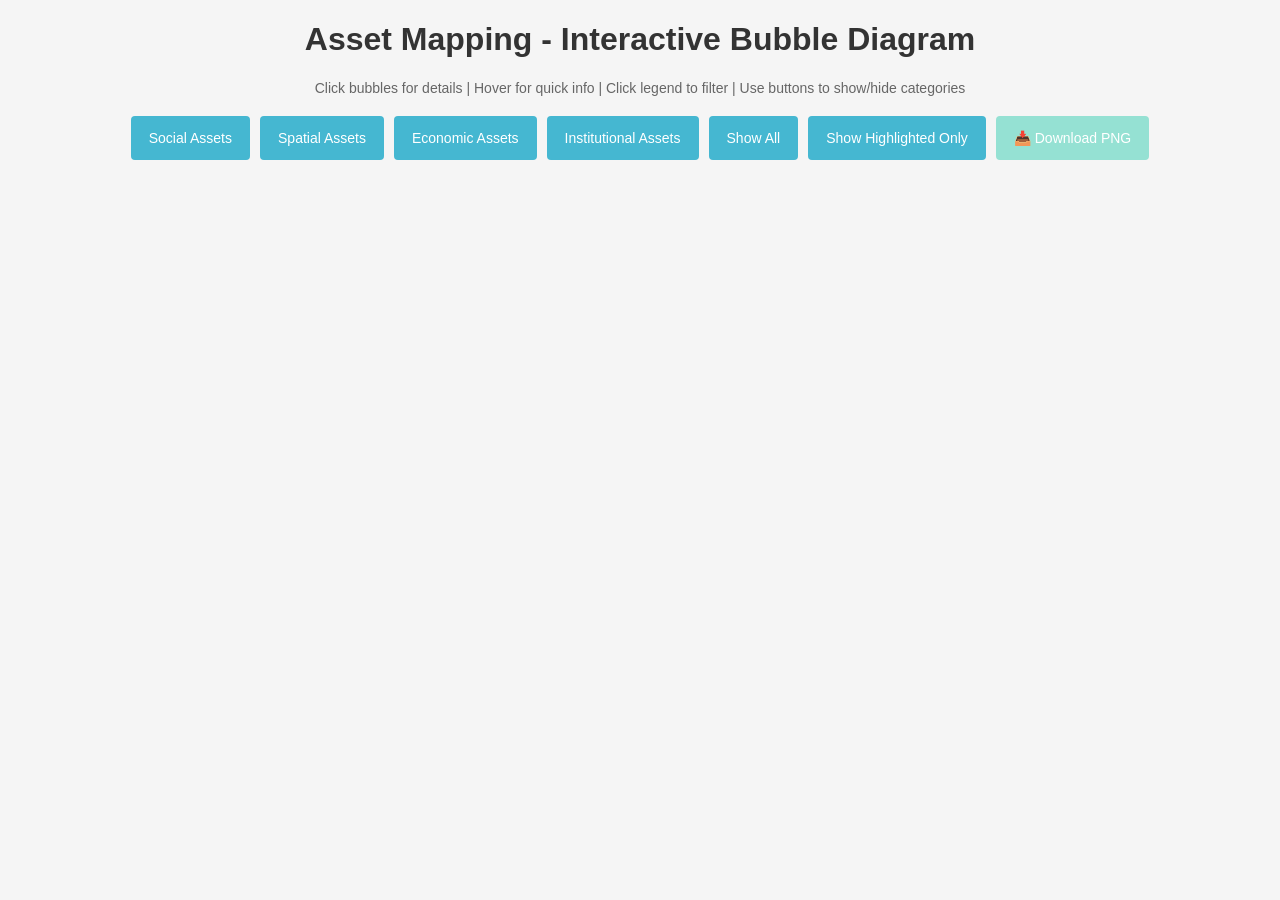
<file: asset/index.html>
<!DOCTYPE html>
<html lang="en">
<head>
    <meta charset="UTF-8">
    <meta name="viewport" content="width=device-width, initial-scale=1.0">
    <title>Asset Mapping - Interactive Bubble Chart</title>
    <link rel="stylesheet" href="asset_bubble.css">
    <script src="https://d3js.org/d3.v7.min.js"></script>
</head>
<body>
    <h1>Asset Mapping - Interactive Bubble Diagram</h1>
    <p class="subtitle">Click bubbles for details | Hover for quick info | Click legend to filter | Use buttons to show/hide categories</p>
    
    <div class="controls">
        <button class="btn" onclick="filterCategory('SOCIAL ASSETS')">Social Assets</button>
        <button class="btn" onclick="filterCategory('SPATIAL ASSETS')">Spatial Assets</button>
        <button class="btn" onclick="filterCategory('ECONOMIC ASSETS')">Economic Assets</button>
        <button class="btn" onclick="filterCategory('INSTITUTIONAL ASSETS')">Institutional Assets</button>
        <button class="btn" onclick="showAll()">Show All</button>
        <button class="btn" onclick="showHighlighted()">Show Highlighted Only</button>
        <button class="btn" onclick="downloadPNG()" style="background-color: #95E1D3;">📥 Download PNG</button>
    </div>
    
    <div id="chart"></div>
    <div class="tooltip" id="tooltip"></div>

    <script src="asset_bubble.js"></script>
</body>
</html>
</file>
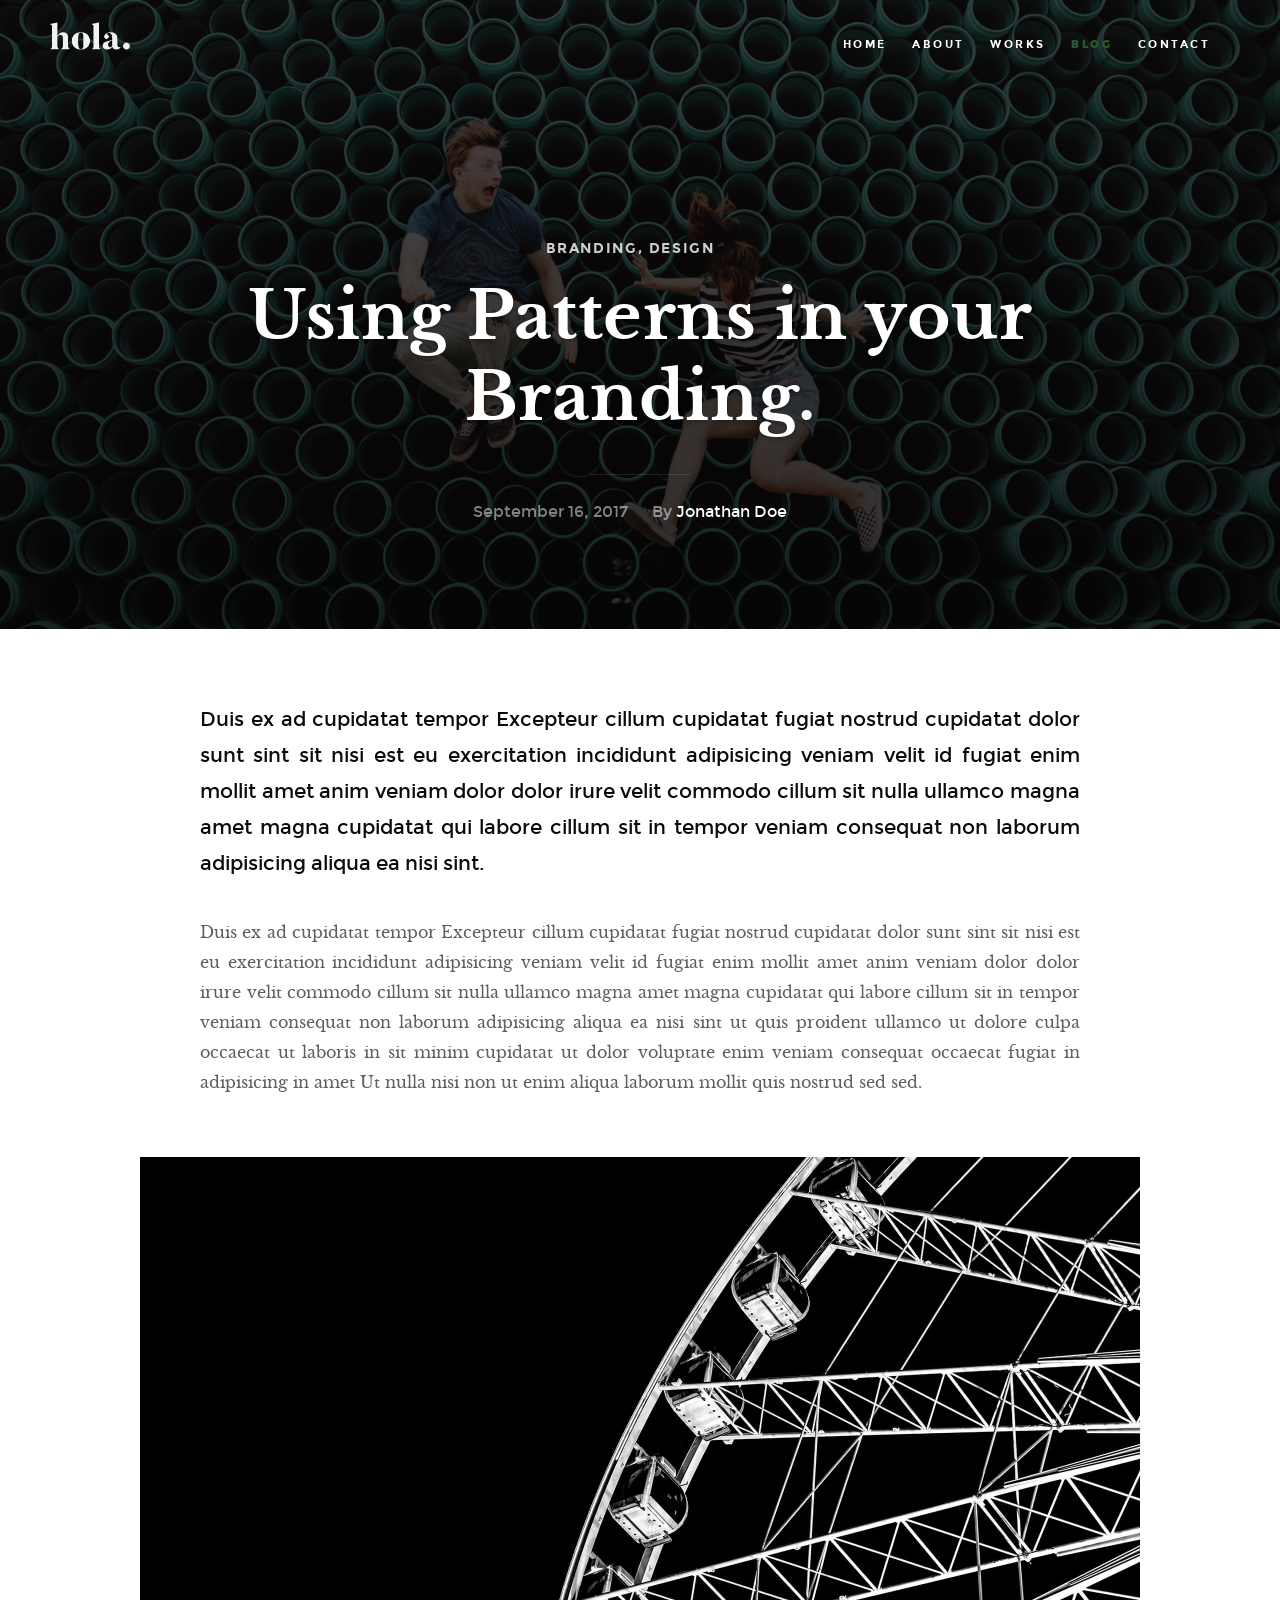
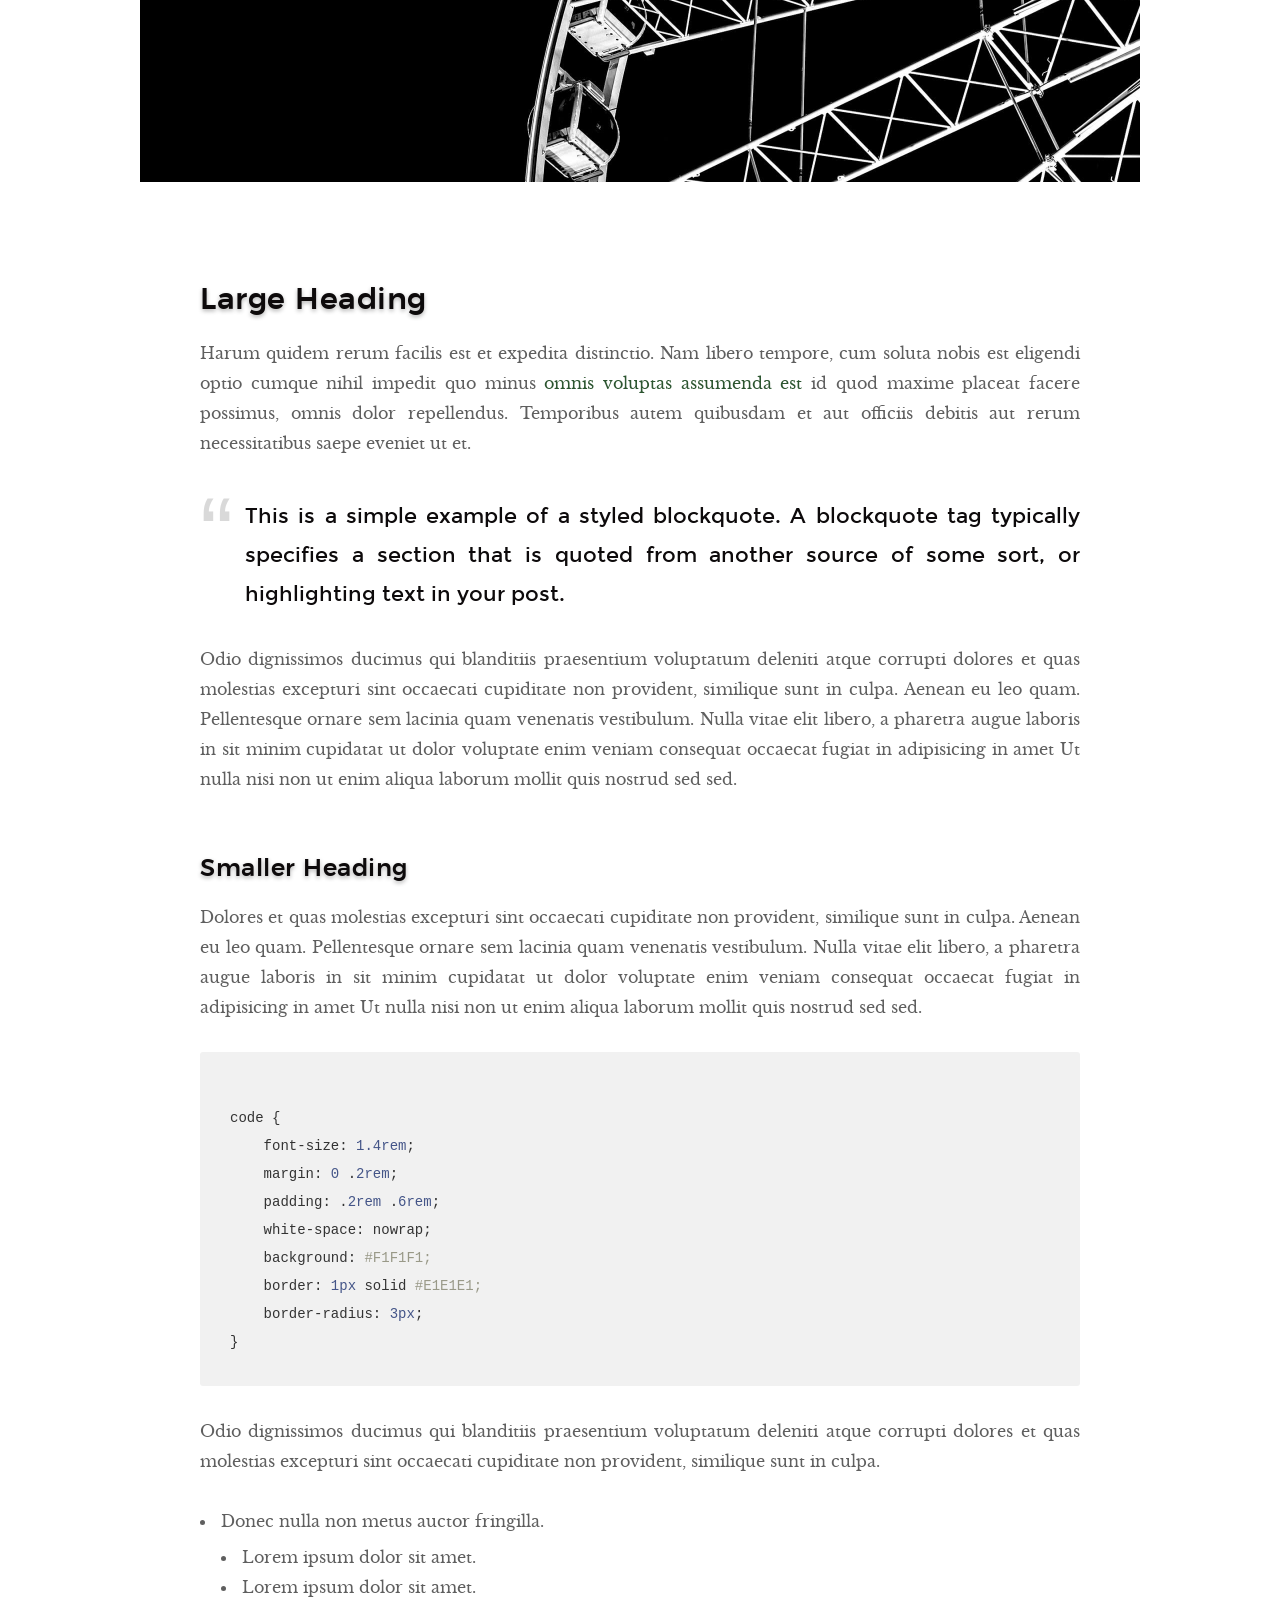
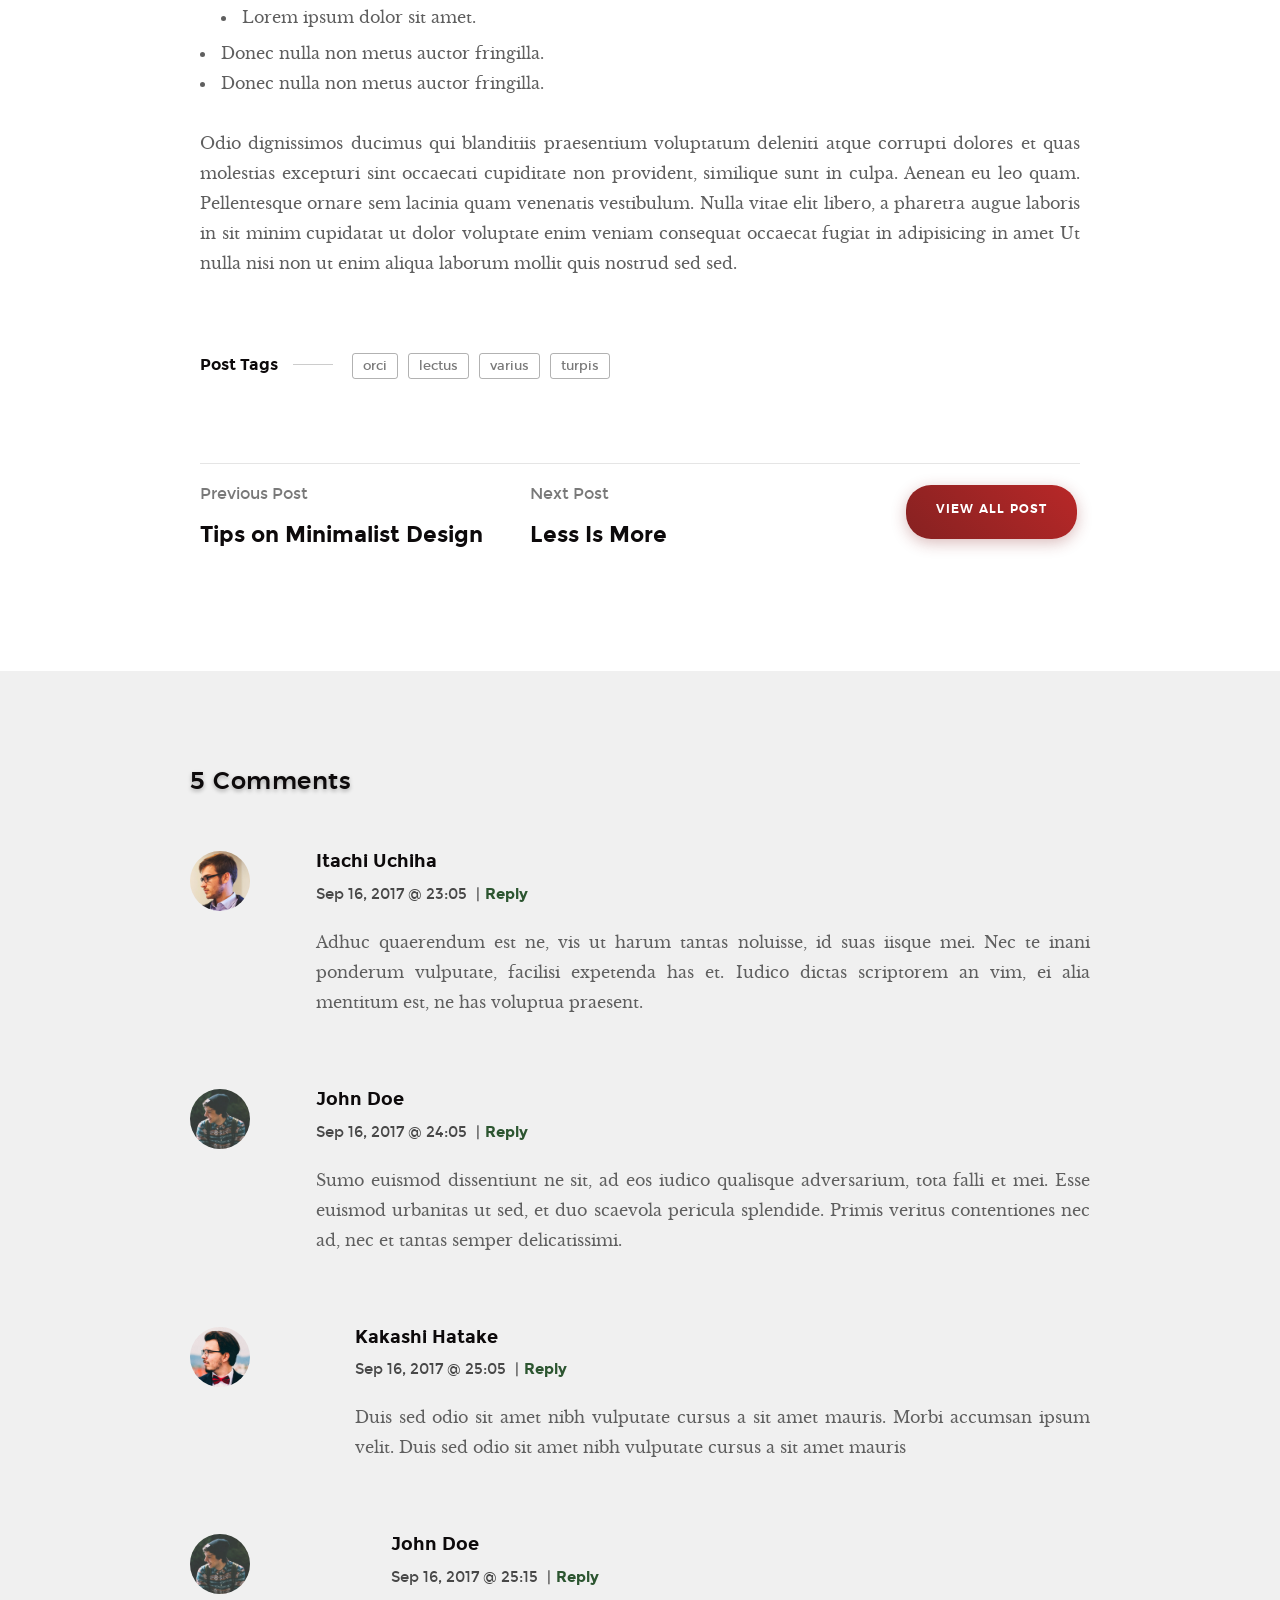
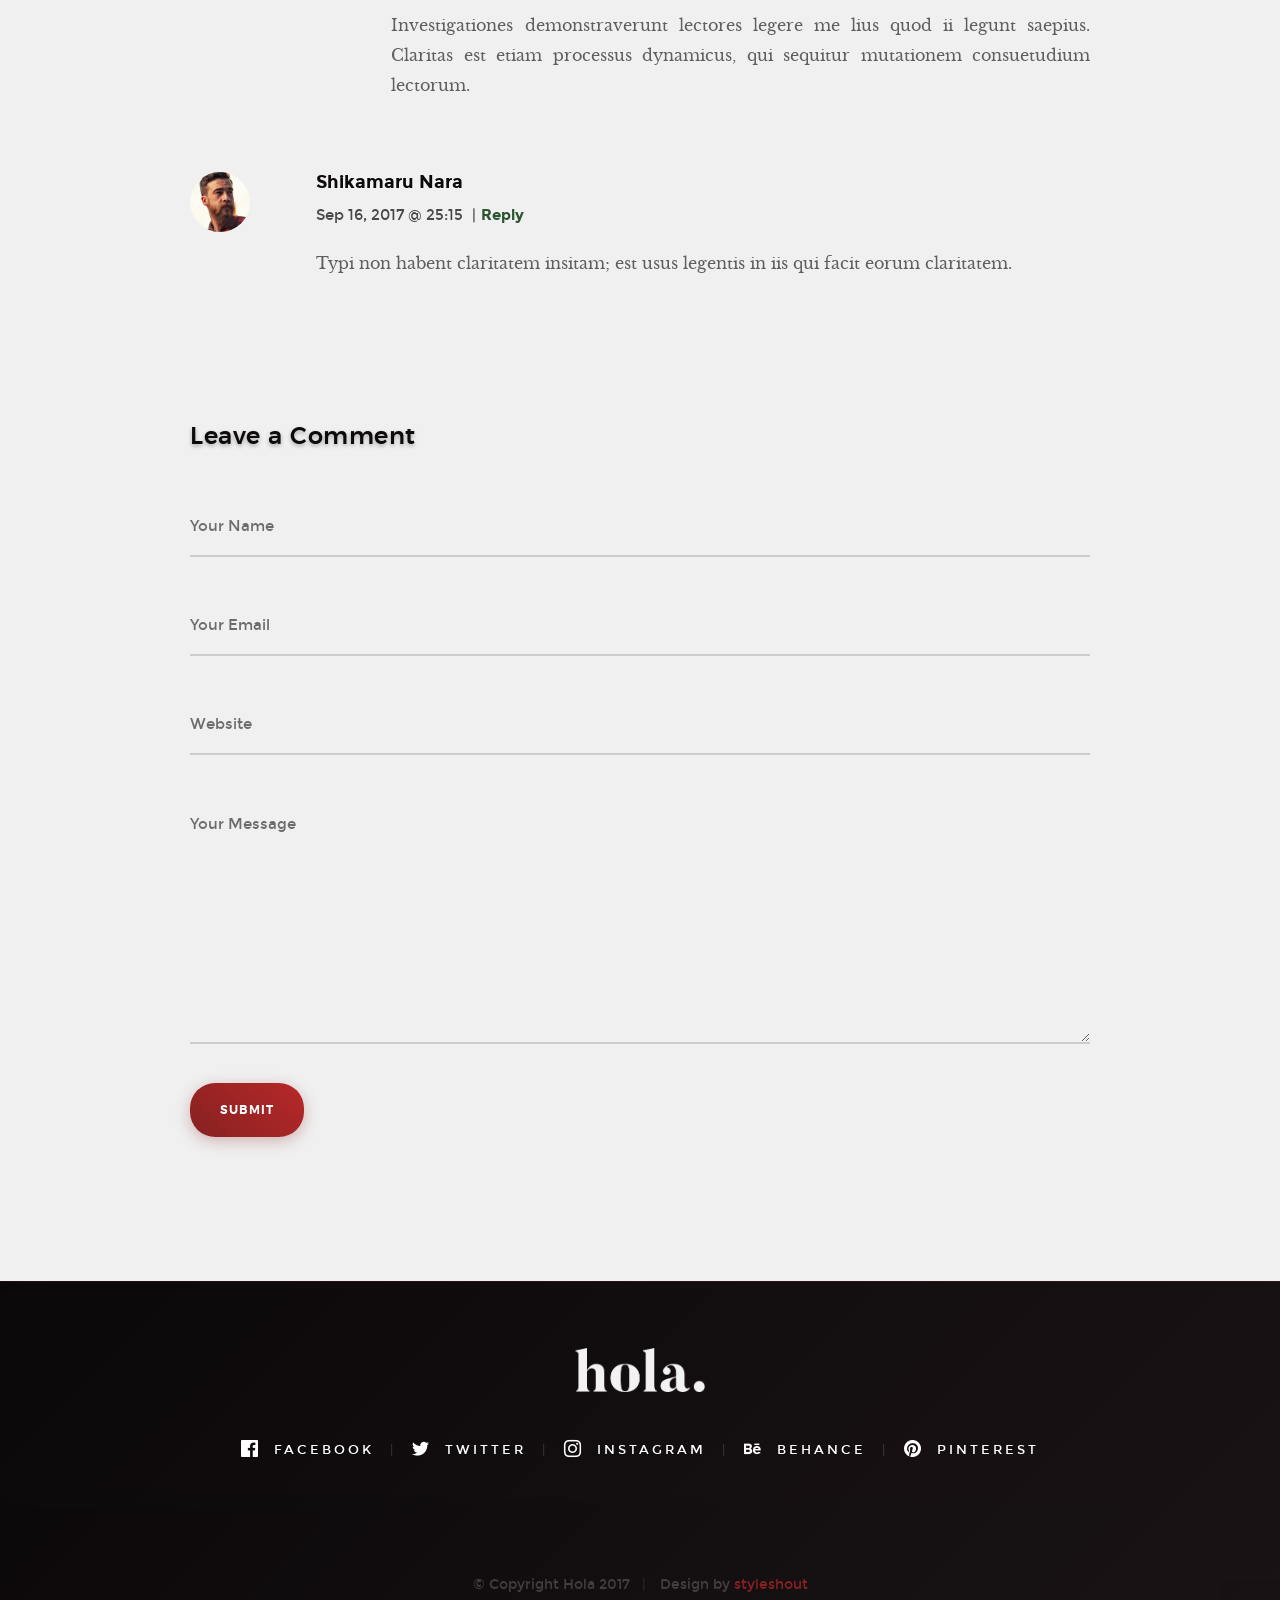
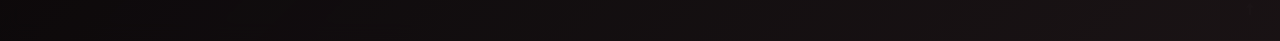
<file: blog-single.html>
<!DOCTYPE html>
<!--[if lt IE 9 ]><html class="no-js oldie" lang="en"> <![endif]-->
<!--[if IE 9 ]><html class="no-js oldie ie9" lang="en"> <![endif]-->
<!--[if (gte IE 9)|!(IE)]><!-->
<html class="no-js" lang="en">
<!--<![endif]-->

<head>

    <!--- basic page needs
    ================================================== -->
    <meta charset="utf-8">
    <title>Blog Single - Hola</title>
    <meta name="description" content="">
    <meta name="author" content="">

    <!-- mobile specific metas
    ================================================== -->
    <meta name="viewport" content="width=device-width, initial-scale=1">

    <!-- CSS
    ================================================== -->
    <link rel="stylesheet" href="css/base.css">
    <link rel="stylesheet" href="css/vendor.css">
    <link rel="stylesheet" href="css/main.css">

    <!-- script
    ================================================== -->
    <script src="js/modernizr.js"></script>
    <script src="js/pace.min.js"></script>

    <!-- favicons
    ================================================== -->
    <link rel="shortcut icon" href="favicon.ico" type="image/x-icon">
    <link rel="icon" href="favicon.ico" type="image/x-icon">

</head>


<body id="top">

    <!-- header
    ================================================== -->
    <header class="s-header">
            
        <div class="header-logo">
            <a class="site-logo" href="index.html"><img src="images/logo.png" alt="Homepage"></a>
        </div>

        <nav class="header-nav-wrap">
            <ul class="header-nav">
                <li><a href="index.html#home" title="home">Home</a></li>
                <li><a href="index.html#about" title="about">About</a></li>
                <li><a href="index.html#works" title="works">Works</a></li>
                <li class="current"><a href="blog.html" title="blog">Blog</a></li>
                <li><a href="index.html#contact" title="contact">Contact</a></li>	
            </ul>
        </nav>

        <a class="header-menu-toggle" href="#0"><span>Menu</span></a>

    </header> <!-- end s-header -->


    <article class="blog-single">

        <!-- page header/blog hero
        ================================================== -->
        <div class="page-header page-header--single page-hero" style="background-image:url(images/blog/blog-bg-02.jpg)">
        
            <div class="row page-header__content narrow">
                <article class="col-full">
                    <div class="page-header__info">
                        <div class="page-header__cat">
                            <a href="#0">Branding</a><a href="#0">Design</a>
                        </div>
                    </div>
                    <h1 class="page-header__title">
                        <a href="#0" title="">
                            Using Patterns in your Branding.
                        </a>
                    </h1>
                    <ul class="page-header__meta">
                        <li class="date">September 16, 2017</li>
                        <li class="author">
                            By
                            <span>Jonathan Doe</span>
                        </li>
                    </ul>
                    
                </article>
            </div>
    
        </div> <!-- end page-header -->

        <div class="row blog-content">
            <div class="col-full blog-content__main">

                <p class="lead">Duis ex ad cupidatat tempor Excepteur cillum cupidatat fugiat nostrud cupidatat dolor sunt sint sit nisi est eu exercitation incididunt adipisicing veniam velit id fugiat enim mollit amet anim veniam dolor dolor irure velit commodo cillum sit nulla ullamco magna amet magna cupidatat qui labore cillum sit in tempor veniam consequat non laborum adipisicing aliqua ea nisi sint.</p>
                
                <p>Duis ex ad cupidatat tempor Excepteur cillum cupidatat fugiat nostrud cupidatat dolor sunt sint sit nisi est eu exercitation incididunt adipisicing veniam velit id fugiat enim mollit amet anim veniam dolor dolor irure velit commodo cillum sit nulla ullamco magna amet magna cupidatat qui labore cillum sit in tempor veniam consequat non laborum adipisicing aliqua ea nisi sint ut quis proident ullamco ut dolore culpa occaecat ut laboris in sit minim cupidatat ut dolor voluptate enim veniam consequat occaecat fugiat in adipisicing in amet Ut nulla nisi non ut enim aliqua laborum mollit quis nostrud sed sed.
                </p>

                <p>
                <img src="images/wheel-1000.jpg" 
                     srcset="images/wheel-2000.jpg 2000w, 
                        images/wheel-1000.jpg 1000w, 
                        images/wheel-500.jpg 500w" 
                     sizes="(max-width: 2000px) 100vw, 2000px" alt="">
                </p>

                <h2>Large Heading</h2>

                <p>Harum quidem rerum facilis est et expedita distinctio. Nam libero tempore, cum soluta nobis est eligendi optio cumque nihil impedit quo minus <a href="http://#">omnis voluptas assumenda est</a> id quod maxime placeat facere possimus, omnis dolor repellendus. Temporibus autem quibusdam et aut officiis debitis aut rerum necessitatibus saepe eveniet ut et.</p>

                <blockquote><p>This is a simple example of a styled blockquote. A blockquote tag typically specifies a section that is quoted from another source of some sort, or highlighting text in your post.</p></blockquote>

                <p>Odio dignissimos ducimus qui blanditiis praesentium voluptatum deleniti atque corrupti dolores et quas molestias excepturi sint occaecati cupiditate non provident, similique sunt in culpa. Aenean eu leo quam. Pellentesque ornare sem lacinia quam venenatis vestibulum. Nulla vitae elit libero, a pharetra augue laboris in sit minim cupidatat ut dolor voluptate enim veniam consequat occaecat fugiat in adipisicing in amet Ut nulla nisi non ut enim aliqua laborum mollit quis nostrud sed sed.</p>

                <h3>Smaller Heading</h3>

                <p>Dolores et quas molestias excepturi sint occaecati cupiditate non provident, similique sunt in culpa. Aenean eu leo quam. Pellentesque ornare sem lacinia quam venenatis vestibulum. Nulla vitae elit libero, a pharetra augue laboris in sit minim cupidatat ut dolor voluptate enim veniam consequat occaecat fugiat in adipisicing in amet Ut nulla nisi non ut enim aliqua laborum mollit quis nostrud sed sed.

<pre><code>
code {
    font-size: 1.4rem;
    margin: 0 .2rem;
    padding: .2rem .6rem;
    white-space: nowrap;
    background: #F1F1F1;
    border: 1px solid #E1E1E1;	
    border-radius: 3px;
}
</code></pre>

                <p>Odio dignissimos ducimus qui blanditiis praesentium voluptatum deleniti atque corrupti dolores et quas molestias excepturi sint occaecati cupiditate non provident, similique sunt in culpa.</p>

                <ul>
                    <li>Donec nulla non metus auctor fringilla.
                        <ul>
                            <li>Lorem ipsum dolor sit amet.</li>
                            <li>Lorem ipsum dolor sit amet.</li>
                            <li>Lorem ipsum dolor sit amet.</li>
                        </ul>
                    </li>
                    <li>Donec nulla non metus auctor fringilla.</li>
                    <li>Donec nulla non metus auctor fringilla.</li>
                </ul>

                <p>Odio dignissimos ducimus qui blanditiis praesentium voluptatum deleniti atque corrupti dolores et quas molestias excepturi sint occaecati cupiditate non provident, similique sunt in culpa. Aenean eu leo quam. Pellentesque ornare sem lacinia quam venenatis vestibulum. Nulla vitae elit libero, a pharetra augue laboris in sit minim cupidatat ut dolor voluptate enim veniam consequat occaecat fugiat in adipisicing in amet Ut nulla nisi non ut enim aliqua laborum mollit quis nostrud sed sed.</p>

                <p class="blog-content__tags">
                    <span>Post Tags</span>

                    <span class="blog-content__tag-list">
                        <a href="#0">orci</a>
                        <a href="#0">lectus</a>
                        <a href="#0">varius</a>
                        <a href="#0">turpis</a>
                    </span>

                </p>

                <div class="blog-content__pagenav">
                    <div class="blog-content__nav">
                        <div class="blog-content__prev">
                            <a href="#0" rel="prev">
                                <span>Previous Post</span>
                                Tips on Minimalist Design 
                            </a>
                        </div>
                        <div class="blog-content__next">
                            <a href="#0" rel="next">
                                <span>Next Post</span>
                                Less Is More 
                            </a>
                        </div>
                    </div>

                    <div class="blog-content__all">
                        <a href="blog.html" class="btn btn--primary">
                            View All Post
                        </a>
                    </div>
                </div>

            </div><!-- end blog-content__main -->
        </div> <!-- end blog-content -->

    </article>


    <!-- comments
    ================================================== -->
    <div class="comments-wrap">

        <div id="comments" class="row">
            <div class="col-full">

               <h3>5 Comments</h3>

               <!-- commentlist -->
               <ol class="commentlist">

                    <li class="depth-1 comment">

                        <div class="comment__avatar">
                            <img width="50" height="50" class="avatar" src="images/avatars/user-01.jpg" alt="">
                        </div>

                        <div class="comment__content">

                            <div class="comment__info">
                                <cite>Itachi Uchiha</cite>

                                <div class="comment__meta">
                                    <time class="comment__time">Sep 16, 2017 @ 23:05</time>
                                    <span class="sep">|</span><a class="reply" href="#">Reply</a>
                                </div>
                            </div>

                            <div class="comment__text">
                            <p>Adhuc quaerendum est ne, vis ut harum tantas noluisse, id suas iisque mei. Nec te inani ponderum vulputate,
                            facilisi expetenda has et. Iudico dictas scriptorem an vim, ei alia mentitum est, ne has voluptua praesent.</p>
                            </div>

                        </div>

                    </li>

                    <li class="thread-alt depth-1 comment">

                        <div class="comment__avatar">
                            <img width="50" height="50" class="avatar" src="images/avatars/user-04.jpg" alt="">
                        </div>

                        <div class="comment__content">

                            <div class="comment__info">
                            <cite>John Doe</cite>

                            <div class="comment__meta">
                                <time class="comment__time">Sep 16, 2017 @ 24:05</time>
                                <span class="sep">|</span><a class="reply" href="#">Reply</a>
                            </div>
                            </div>

                            <div class="comment__text">
                            <p>Sumo euismod dissentiunt ne sit, ad eos iudico qualisque adversarium, tota falli et mei. Esse euismod
                            urbanitas ut sed, et duo scaevola pericula splendide. Primis veritus contentiones nec ad, nec et
                            tantas semper delicatissimi.</p>
                            </div>

                        </div>

                        <ul class="children">

                            <li class="depth-2 comment">

                                <div class="comment__avatar">
                                    <img width="50" height="50" class="avatar" src="images/avatars/user-03.jpg" alt="">
                                </div>

                                <div class="comment__content">

                                    <div class="comment__info">
                                        <cite>Kakashi Hatake</cite>

                                        <div class="comment__meta">
                                            <time class="comment__time">Sep 16, 2017 @ 25:05</time>
                                            <span class="sep">|</span><a class="reply" href="#">Reply</a>
                                        </div>
                                    </div>

                                    <div class="comment__text">
                                        <p>Duis sed odio sit amet nibh vulputate
                                        cursus a sit amet mauris. Morbi accumsan ipsum velit. Duis sed odio sit amet nibh vulputate
                                        cursus a sit amet mauris</p>
                                    </div>

                                </div>

                                <ul class="children">

                                    <li class="depth-3 comment">

                                        <div class="comment__avatar">
                                            <img width="50" height="50" class="avatar" src="images/avatars/user-04.jpg" alt="">
                                        </div>

                                        <div class="comment__content">

                                            <div class="comment__info">
                                            <cite>John Doe</cite>

                                            <div class="comment__meta">
                                                <time class="comment__time">Sep 16, 2017 @ 25:15</time>
                                                <span class="sep">|</span><a class="reply" href="#">Reply</a>
                                            </div>
                                            </div>

                                            <div class="comment__text">
                                            <p>Investigationes demonstraverunt lectores legere me lius quod ii legunt saepius. Claritas est
                                            etiam processus dynamicus, qui sequitur mutationem consuetudium lectorum.</p>
                                            </div>

                                        </div>

                                    </li>

                                </ul>

                            </li>

                        </ul>

                    </li>

                    <li class="depth-1 comment">

                        <div class="comment__avatar">
                            <img width="50" height="50" class="avatar" src="images/avatars/user-02.jpg" alt="">
                        </div>

                        <div class="comment__content">

                            <div class="comment__info">
                            <cite>Shikamaru Nara</cite>

                            <div class="comment__meta">
                                <time class="comment-time">Sep 16, 2017 @ 25:15</time>
                                <span class="sep">|</span><a class="reply" href="#">Reply</a>
                            </div>
                            </div>

                            <div class="comment__text">
                            <p>Typi non habent claritatem insitam; est usus legentis in iis qui facit eorum claritatem.</p>
                            </div>

                        </div>

                    </li>

                </ol> <!-- Commentlist End -->	

               <!-- respond -->
               <div class="respond">

                    <h3>Leave a Comment</h3>

                    <form name="contactForm" id="contactForm" method="post" action="">
                        <fieldset>

                        <div class="form-field">
                                <input name="cName" type="text" id="cName" class="full-width" placeholder="Your Name" value="">
                        </div>

                        <div class="form-field">
                                <input name="cEmail" type="text" id="cEmail" class="full-width" placeholder="Your Email" value="">
                        </div>

                        <div class="form-field">
                                <input name="cWebsite" type="text" id="cWebsite" class="full-width" placeholder="Website" value="">
                        </div>

                        <div class="message form-field">
                            <textarea name="cMessage" id="cMessage" class="full-width" placeholder="Your Message"></textarea>
                        </div>

                        <button type="submit" class="submit btn--primary">Submit</button>

                        </fieldset>
                    </form> <!-- Form End -->

                </div> <!-- Respond End -->

            </div> <!-- end col-full -->
        </div> <!-- end row comments -->
    </div> <!-- end comments-wrap -->


    <!-- footer
    ================================================== -->
    <footer>
            <div class="row">
                <div class="col-full">
    
                    <div class="footer-logo">
                        <a class="footer-site-logo" href="#0"><img src="images/logo.png" alt="Homepage"></a>
                    </div>
    
                    <ul class="footer-social">
                        <li><a href="#0">
                            <i class="im im-facebook" aria-hidden="true"></i>
                            <span>Facebook</span>
                        </a></li>
                        <li><a href="#0">
                            <i class="im im-twitter" aria-hidden="true"></i>
                            <span>Twitter</span>
                        </a></li>
                        <li><a href="#0">
                            <i class="im im-instagram" aria-hidden="true"></i>
                            <span>Instagram</span>
                        </a></li>
                        <li><a href="#0">
                            <i class="im im-behance" aria-hidden="true"></i>
                            <span>Behance</span>
                        </a></li>
                        <li><a href="#0">
                            <i class="im im-pinterest" aria-hidden="true"></i>
                            <span>Pinterest</span>
                        </a></li>
                    </ul>
                        
                </div>
            </div>
    
            <div class="row footer-bottom">
    
                <div class="col-twelve">
                    <div class="copyright">
                        <span>© Copyright Hola 2017</span> 
                        <span>Design by <a href="https://www.styleshout.com/">styleshout</a></span>	
                    </div>
    
                    <div class="go-top">
                    <a class="smoothscroll" title="Back to Top" href="#top"><i class="im im-arrow-up" aria-hidden="true"></i></a>
                    </div>
                </div>
    
            </div> <!-- end footer-bottom -->
    
        </footer> <!-- end footer -->
    
    
        <div id="preloader"> 
            <div id="loader"></div>
        </div>
    
    
        <!-- Java Script
        ================================================== -->
        <script src="js/jquery-3.2.1.min.js"></script>
        <script src="js/plugins.js"></script>
        <script src="js/main.js"></script>

</body>

</html>
</file>
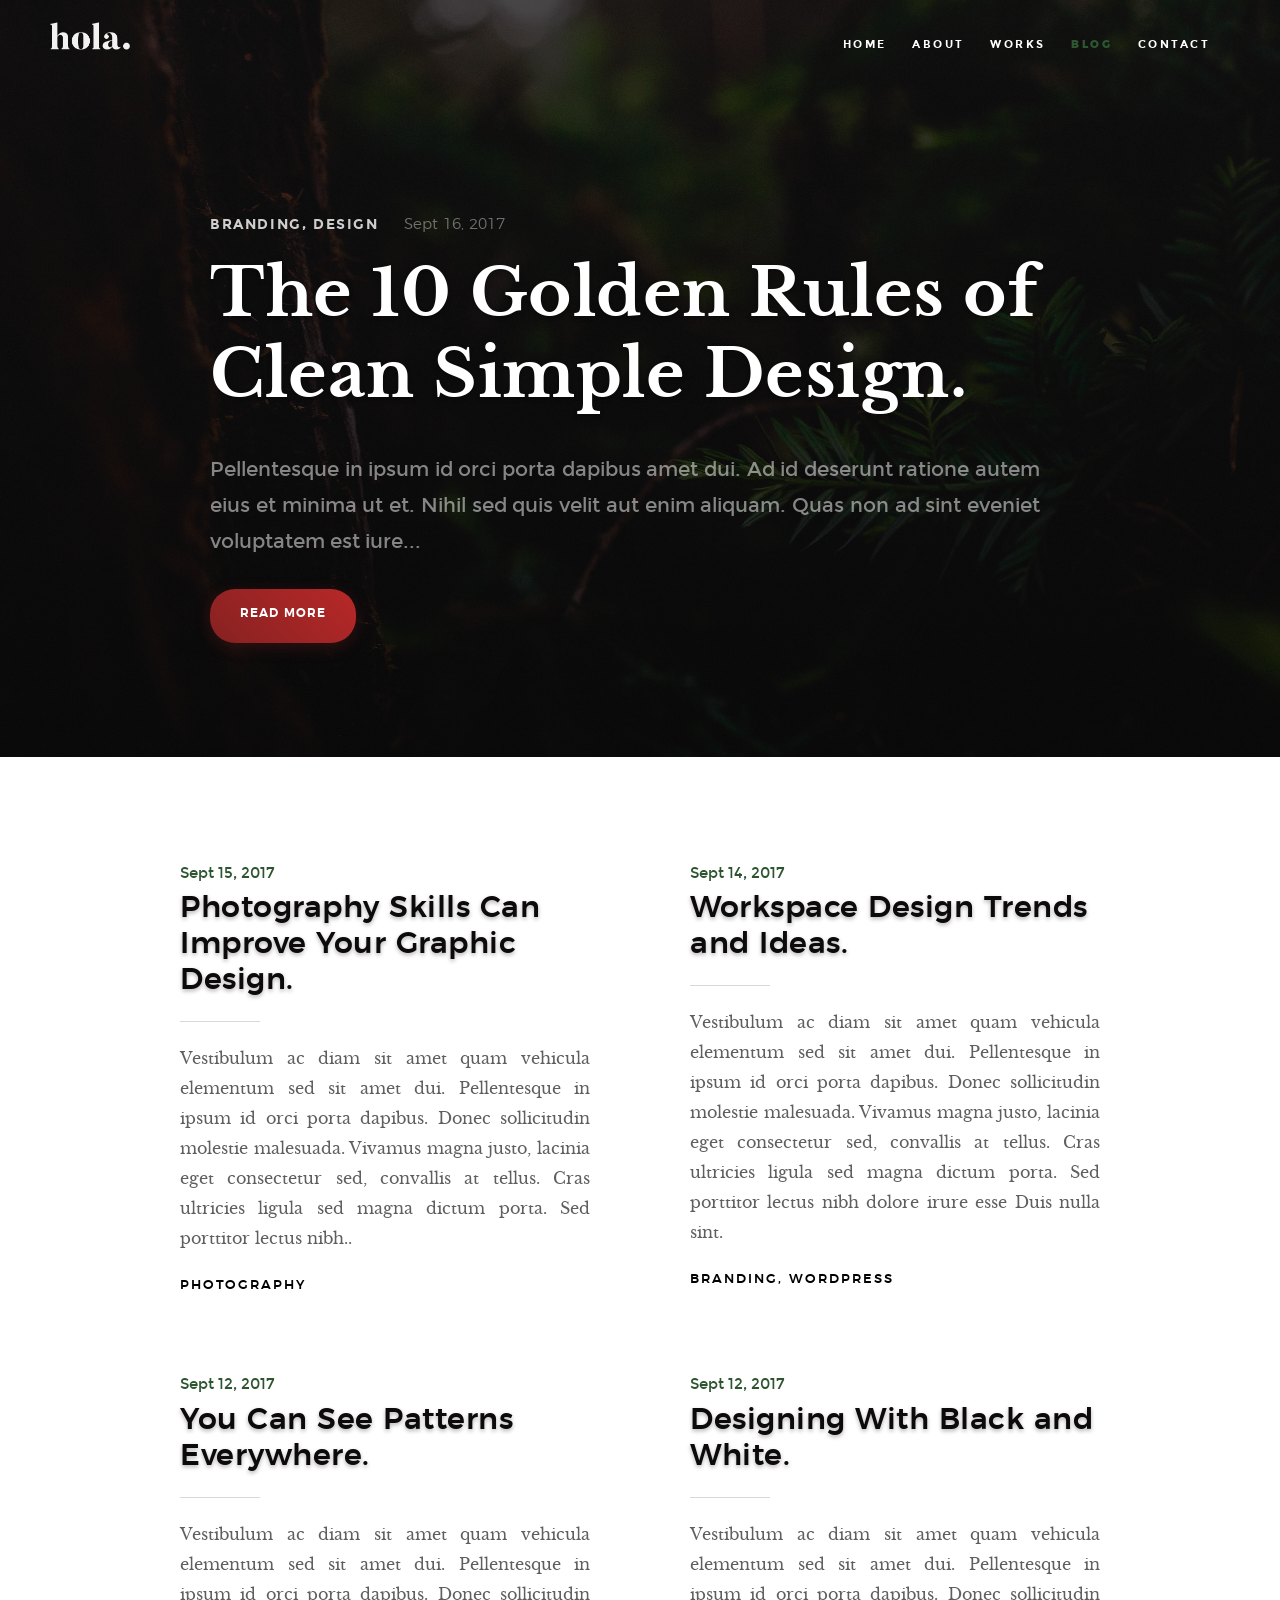
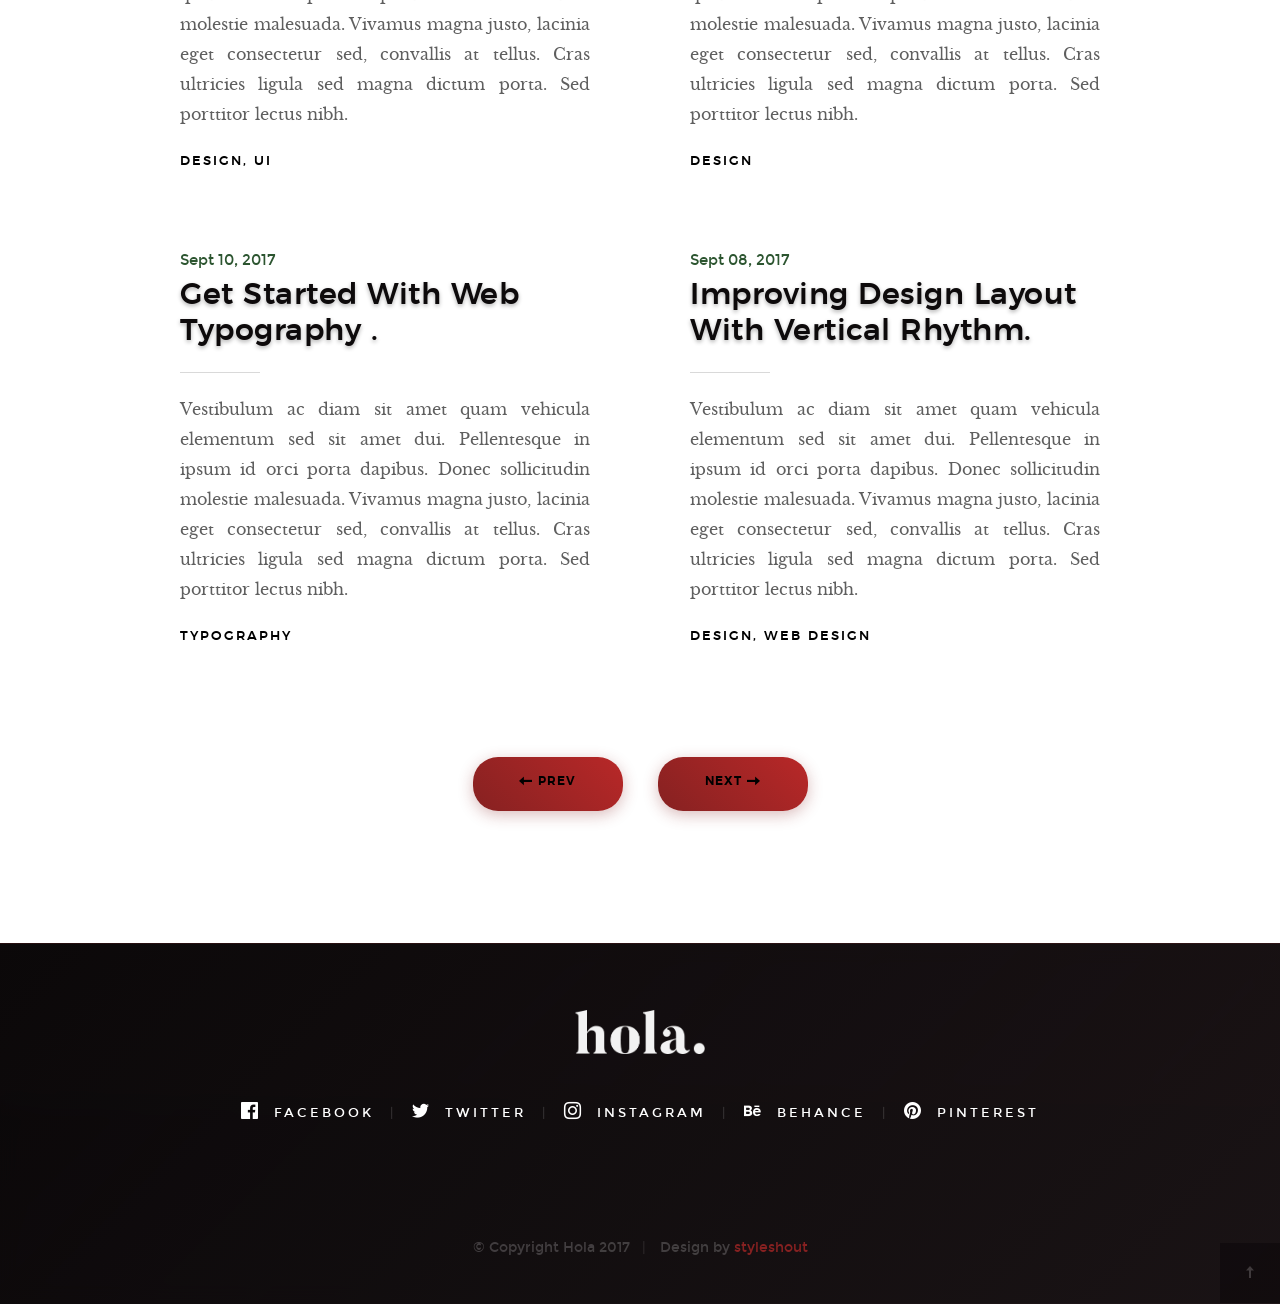
<file: blog.html>
<!DOCTYPE html>
<!--[if lt IE 9 ]><html class="no-js oldie" lang="en"> <![endif]-->
<!--[if IE 9 ]><html class="no-js oldie ie9" lang="en"> <![endif]-->
<!--[if (gte IE 9)|!(IE)]><!-->
<html class="no-js" lang="en">
<!--<![endif]-->

<head>

    <!--- basic page needs
    ================================================== -->
    <meta charset="utf-8">
    <title>Blog - Hola</title>
    <meta name="description" content="">
    <meta name="author" content="">

    <!-- mobile specific metas
    ================================================== -->
    <meta name="viewport" content="width=device-width, initial-scale=1">

    <!-- CSS
    ================================================== -->
    <link rel="stylesheet" href="css/base.css">
    <link rel="stylesheet" href="css/vendor.css">
    <link rel="stylesheet" href="css/main.css">

    <!-- script
    ================================================== -->
    <script src="js/modernizr.js"></script>
    <script src="js/pace.min.js"></script>

    <!-- favicons
    ================================================== -->
    <link rel="shortcut icon" href="favicon.ico" type="image/x-icon">
    <link rel="icon" href="favicon.ico" type="image/x-icon">

</head>


<body id="top">

    <!-- header
    ================================================== -->
    <header class="s-header">

        <div class="header-logo">
            <a class="site-logo" href="index.html"><img src="images/logo.png" alt="Homepage"></a>
        </div>

        <nav class="header-nav-wrap">
            <ul class="header-nav">
                <li><a href="index.html#home" title="home">Home</a></li>
                <li><a href="index.html#about" title="about">About</a></li>
                <li><a href="index.html#works" title="works">Works</a></li>
                <li class="current"><a href="blog.html" title="blog">Blog</a></li>
                <li><a href="index.html#contact" title="contact">Contact</a></li>	
            </ul>
        </nav>

        <a class="header-menu-toggle" href="#0"><span>Menu</span></a>

    </header> <!-- end s-header -->


    <!-- page header
    ================================================== -->
    <section class="page-header page-hero" style="background-image:url(images/blog/blog-bg-01.jpg)">

        <div class="row page-header__content">
            <article class="col-full">

                <div class="page-header__info">
                    <div class="page-header__cat">
                        <a href="#0">Branding</a><a href="#0">Design</a>
                    </div>
                    <div class="page-header__date">
                        Sept 16, 2017
                    </div>
                </div>
                
                <h1 class="page-header__title">
                    <a href="#0" title="">
                        The 10 Golden Rules of Clean Simple Design.
                    </a>
                </h1>
                <p>Pellentesque in ipsum id orci porta dapibus amet dui. Ad id deserunt ratione autem eius et minima ut et. Nihil sed quis velit aut enim aliquam. Quas non ad sint eveniet voluptatem est iure...</p>
                <p>
                    <a href="#0" class="btn btn--stroke page-header__btn">Read More</a>
                </p>
            </article>
        </div>

    </section> <!-- end page-header -->


    <!-- blog
    ================================================== -->
    <section class="blog-content-wrap">

        <div class="row blog-content">
            <div class="col-full">

                <div class="blog-list block-1-2 block-tab-full">

                    <article class="col-block">
                        
                        <div class="blog-date">
                            <a href="blog-single.html">Sept 15, 2017</a>
                        </div>  
                        
                        <h2 class="h01"><a href="blog-single.html">Photography Skills Can Improve Your Graphic Design.</a></h2>
                        <p>
                        Vestibulum ac diam sit amet quam vehicula elementum sed sit amet dui. Pellentesque in ipsum id orci porta dapibus. Donec sollicitudin molestie malesuada. Vivamus magna justo, lacinia eget consectetur sed, convallis at tellus. Cras ultricies ligula sed magna dictum porta. Sed porttitor lectus nibh..
                        </p>

                        <div class="blog-cat">
                            <a href="blog.html">Photography</a>
                        </div>

                    </article>

                    <article class="col-block">
                        
                        <div class="blog-date">
                            <a href="blog-single.html">Sept 14, 2017</a>
                        </div>

                        <h2 class="h01"><a href="blog-single.html">Workspace Design Trends and Ideas.</a></h2>
                        <p>
                        Vestibulum ac diam sit amet quam vehicula elementum sed sit amet dui. Pellentesque in ipsum id orci porta dapibus. Donec sollicitudin molestie malesuada. Vivamus magna justo, lacinia eget consectetur sed, convallis at tellus. Cras ultricies ligula sed magna dictum porta. Sed porttitor lectus nibh dolore irure esse Duis nulla sint.
                        </p>

                        <div class="blog-cat">
                            <a href="blog.html">Branding</a><a href="blog.html">Wordpress</a>
                        </div>
                    </article>

                    <article class="col-block">
                        
                        <div class="blog-date">
                            <a href="blog-single.html">Sept 12, 2017</a>
                        </div>    
                        <h2 class="h01"><a href="blog-single.html">You Can See Patterns Everywhere.</a></h2>
                        <p>
                        Vestibulum ac diam sit amet quam vehicula elementum sed sit amet dui. Pellentesque in ipsum id orci porta dapibus. Donec sollicitudin molestie malesuada. Vivamus magna justo, lacinia eget consectetur sed, convallis at tellus. Cras ultricies ligula sed magna dictum porta. Sed porttitor lectus nibh.
                        </p>

                        <div class="blog-cat">
                            <a href="blog.html">Design</a><a href="blog.html">UI</a>
                        </div>
                    </article>

                    <article class="col-block">
                        
                        <div class="blog-date">
                            <a href="blog-single.html">Sept 12, 2017</a>
                        </div>
                        <h2 class="h01"><a href="blog-single.html">Designing With Black and White.</a></h2>
                        <p>
                        Vestibulum ac diam sit amet quam vehicula elementum sed sit amet dui. Pellentesque in ipsum id orci porta dapibus. Donec sollicitudin molestie malesuada. Vivamus magna justo, lacinia eget consectetur sed, convallis at tellus. Cras ultricies ligula sed magna dictum porta. Sed porttitor lectus nibh.
                        </p>

                        <div class="blog-cat">
                            <a href="blog.html">Design</a>
                        </div>
                    </article>

                    <article class="col-block">
                        <div class="blog-date">
                            <a href="blog-single.html">Sept 10, 2017</a>
                        </div>
                        <h2 class="h01"><a href="blog-single.html">Get Started With Web Typography .</a></h2>
                        <p>
                        Vestibulum ac diam sit amet quam vehicula elementum sed sit amet dui. Pellentesque in ipsum id orci porta dapibus. Donec sollicitudin molestie malesuada. Vivamus magna justo, lacinia eget consectetur sed, convallis at tellus. Cras ultricies ligula sed magna dictum porta. Sed porttitor lectus nibh.
                        </p>

                        <div class="blog-cat">
                            <a href="blog.html">Typography</a>
                        </div>
                    </article>

                    <article class="col-block">
                        
                        <div class="blog-date">
                            <a href="blog-single.html">Sept 08, 2017</a>
                        </div>
                        <h2 class="h01"><a href="blog-single.html">Improving Design Layout With Vertical Rhythm.</a></h2>
                        <p>
                        Vestibulum ac diam sit amet quam vehicula elementum sed sit amet dui. Pellentesque in ipsum id orci porta dapibus. Donec sollicitudin molestie malesuada. Vivamus magna justo, lacinia eget consectetur sed, convallis at tellus. Cras ultricies ligula sed magna dictum porta. Sed porttitor lectus nibh.
                        </p>

                        <div class="blog-cat">
                            <a href="blog.html">Design</a><a href="#0">Web Design</a>
                        </div>
                    </article>

                </div> <!-- end blog-list -->

            </div> <!-- end col-full -->
        </div> <!-- end blog-content -->

        <div class="row blog-entries-nav">
            <div class="col-full">
                <a href="#0" class="btn btn--stroke">
                    <i class="im im-arrow-left"></i>
                    Prev
                </a>
                <a href="#0" class="btn btn--stroke">
                    Next
                    <i class="im im-arrow-right"></i>
                </a>
            </div>
        </div>

    </section> <!-- end blog-content-wrap -->


    <!-- footer
    ================================================== -->
    <footer>
        <div class="row">
            <div class="col-full">

                <div class="footer-logo">
                    <a class="footer-site-logo" href="#0"><img src="images/logo.png" alt="Homepage"></a>
                </div>

                <ul class="footer-social">
                    <li><a href="#0">
                        <i class="im im-facebook" aria-hidden="true"></i>
                        <span>Facebook</span>
                    </a></li>
                    <li><a href="#0">
                        <i class="im im-twitter" aria-hidden="true"></i>
                        <span>Twitter</span>
                    </a></li>
                    <li><a href="#0">
                        <i class="im im-instagram" aria-hidden="true"></i>
                        <span>Instagram</span>
                    </a></li>
                    <li><a href="#0">
                        <i class="im im-behance" aria-hidden="true"></i>
                        <span>Behance</span>
                    </a></li>
                    <li><a href="#0">
                        <i class="im im-pinterest" aria-hidden="true"></i>
                        <span>Pinterest</span>
                    </a></li>
                </ul>
                    
            </div>
        </div>

        <div class="row footer-bottom">

            <div class="col-twelve">
                <div class="copyright">
                    <span>© Copyright Hola 2017</span> 
                    <span>Design by <a href="https://www.styleshout.com/">styleshout</a></span>	
                </div>

                <div class="go-top">
                <a class="smoothscroll" title="Back to Top" href="#top"><i class="im im-arrow-up" aria-hidden="true"></i></a>
                </div>
            </div>

        </div> <!-- end footer-bottom -->

    </footer> <!-- end footer -->


    <div id="preloader"> 
        <div id="loader"></div>
    </div>


    <!-- Java Script
    ================================================== -->
    <script src="js/jquery-3.2.1.min.js"></script>
    <script src="js/plugins.js"></script>
    <script src="js/main.js"></script>

</body>

</html>
</file>
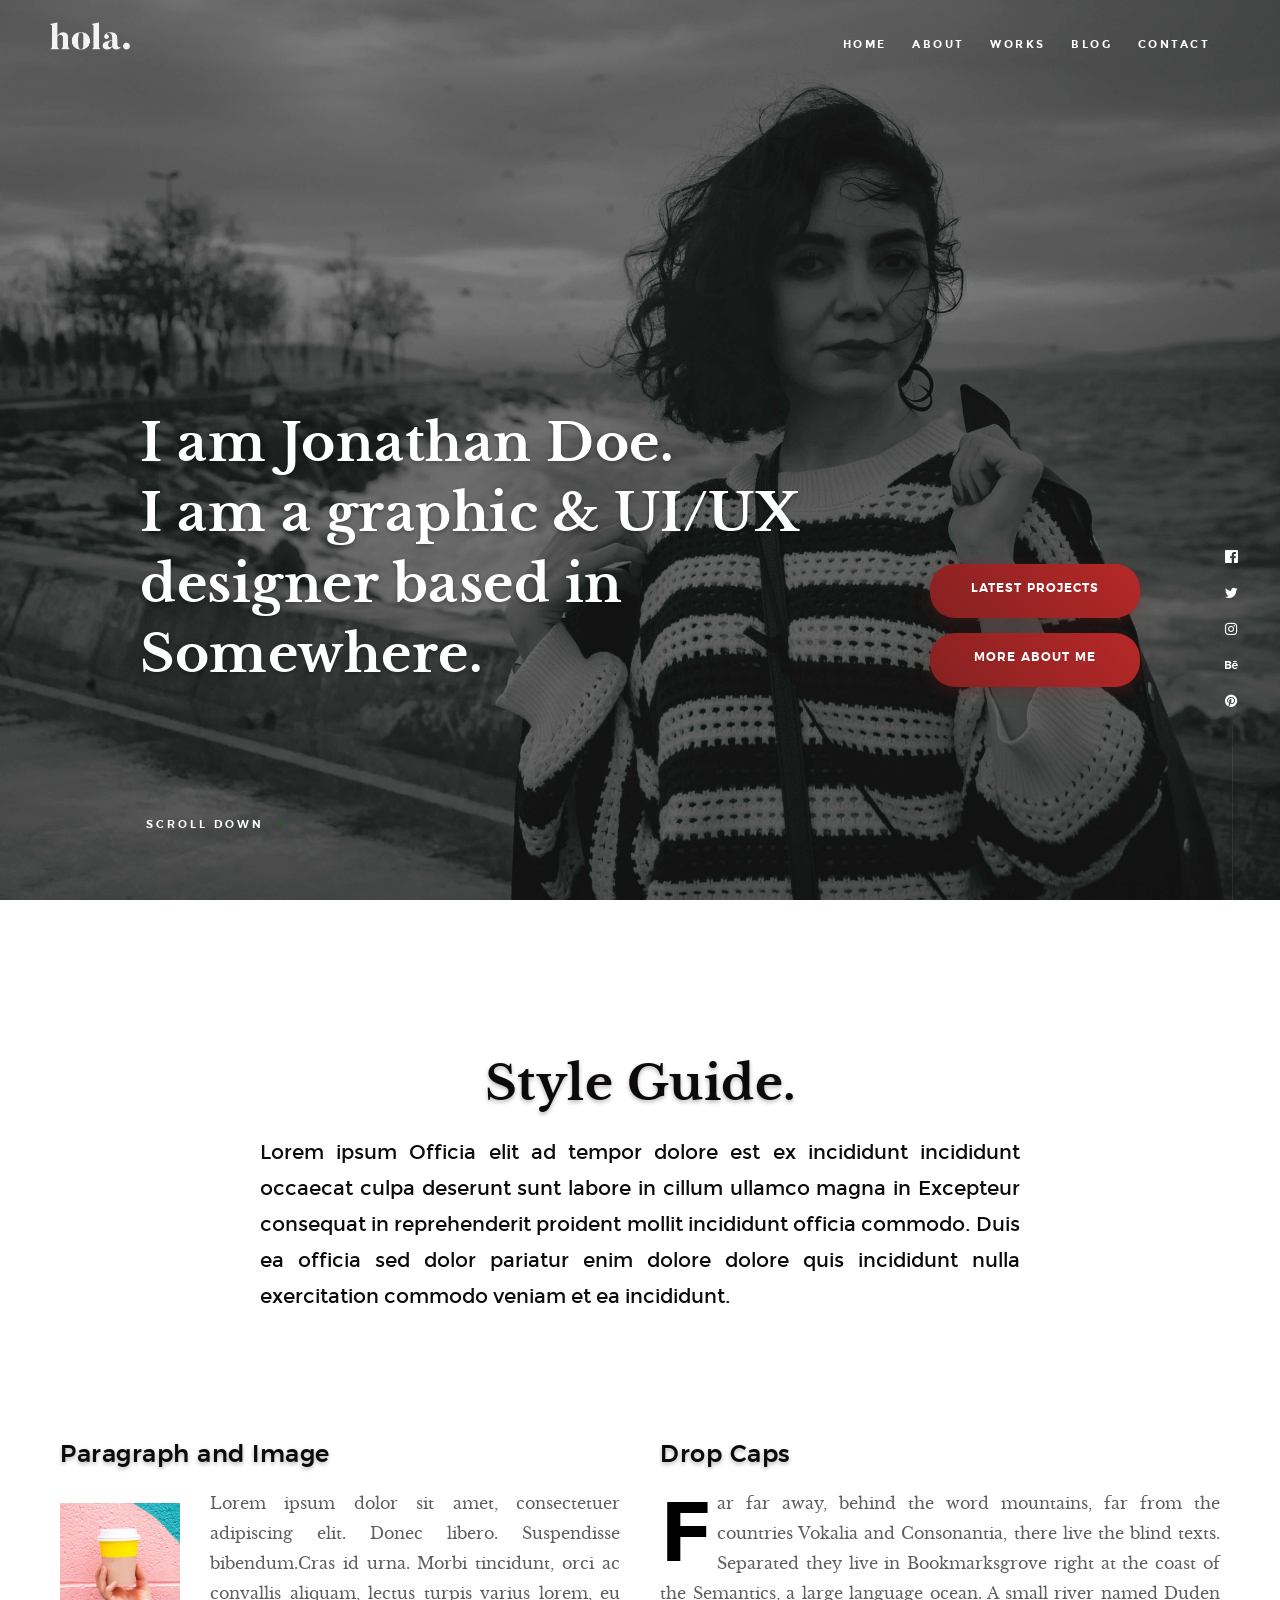
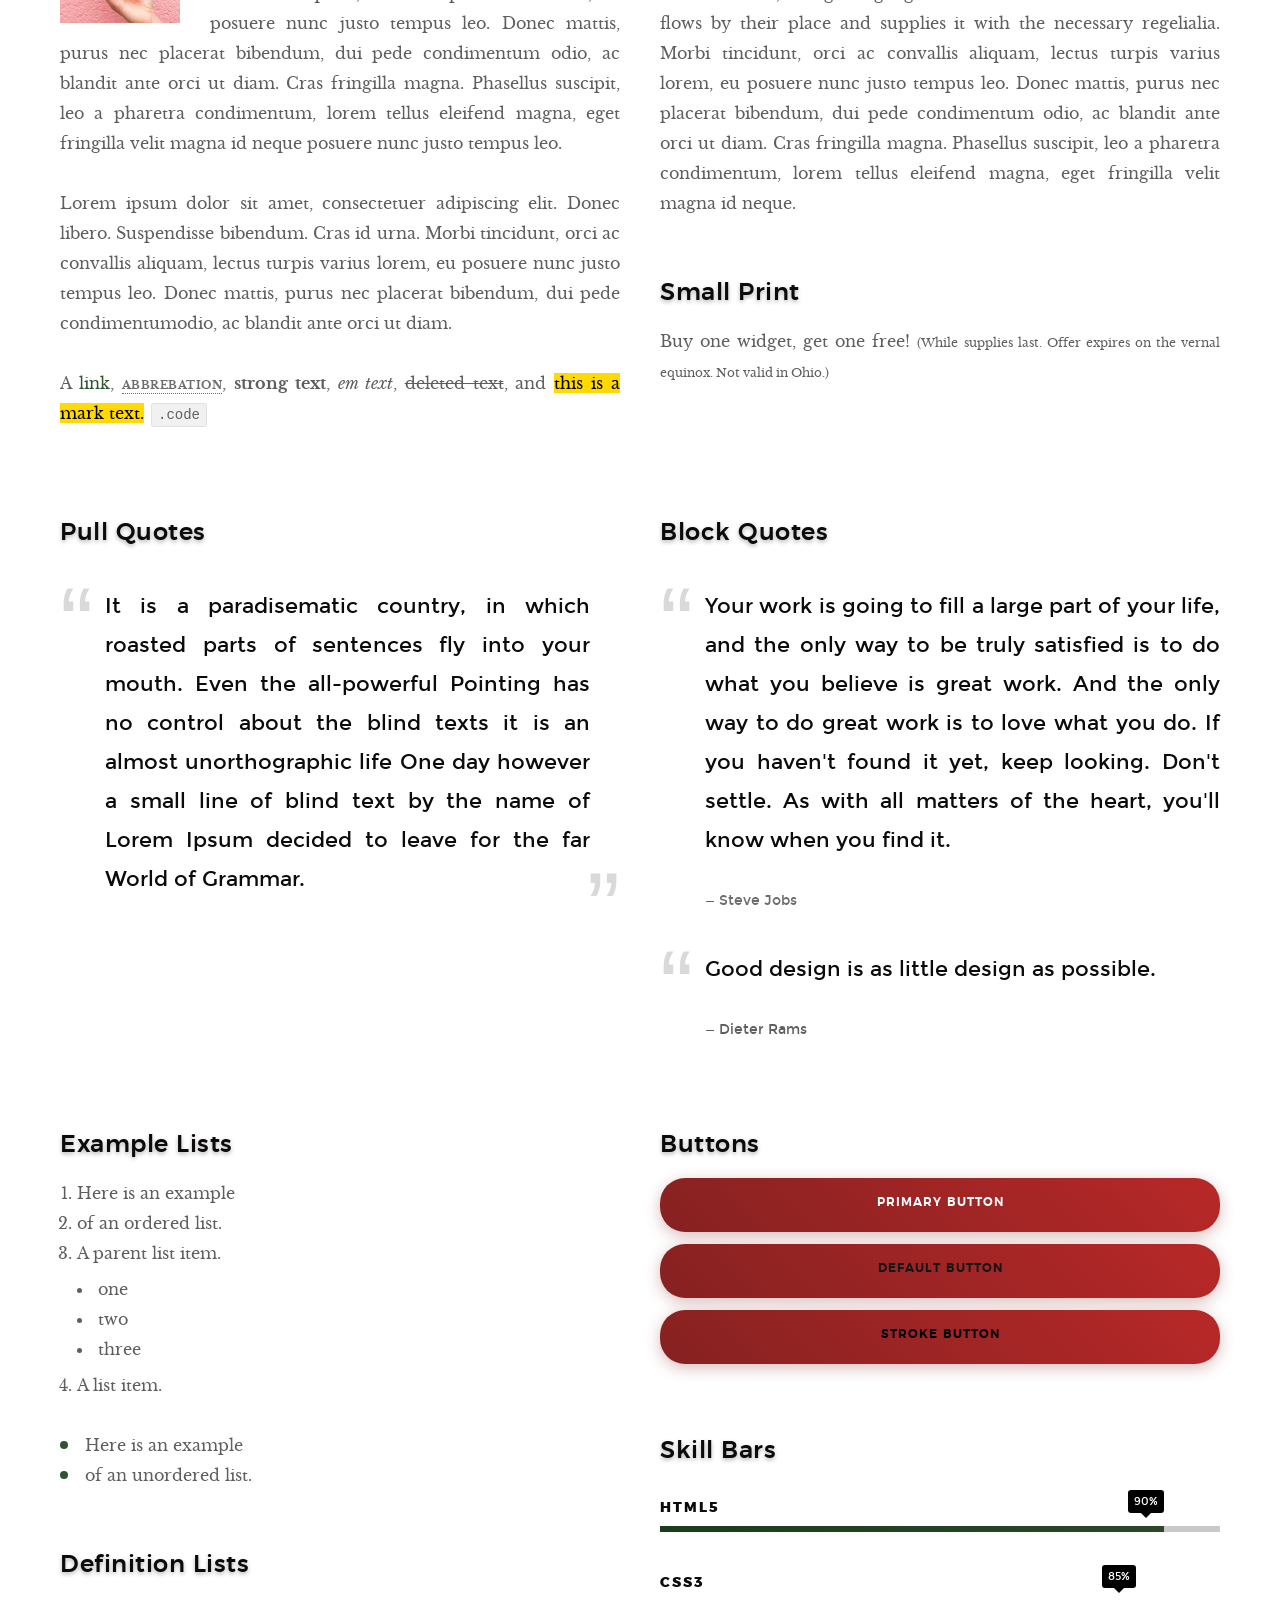
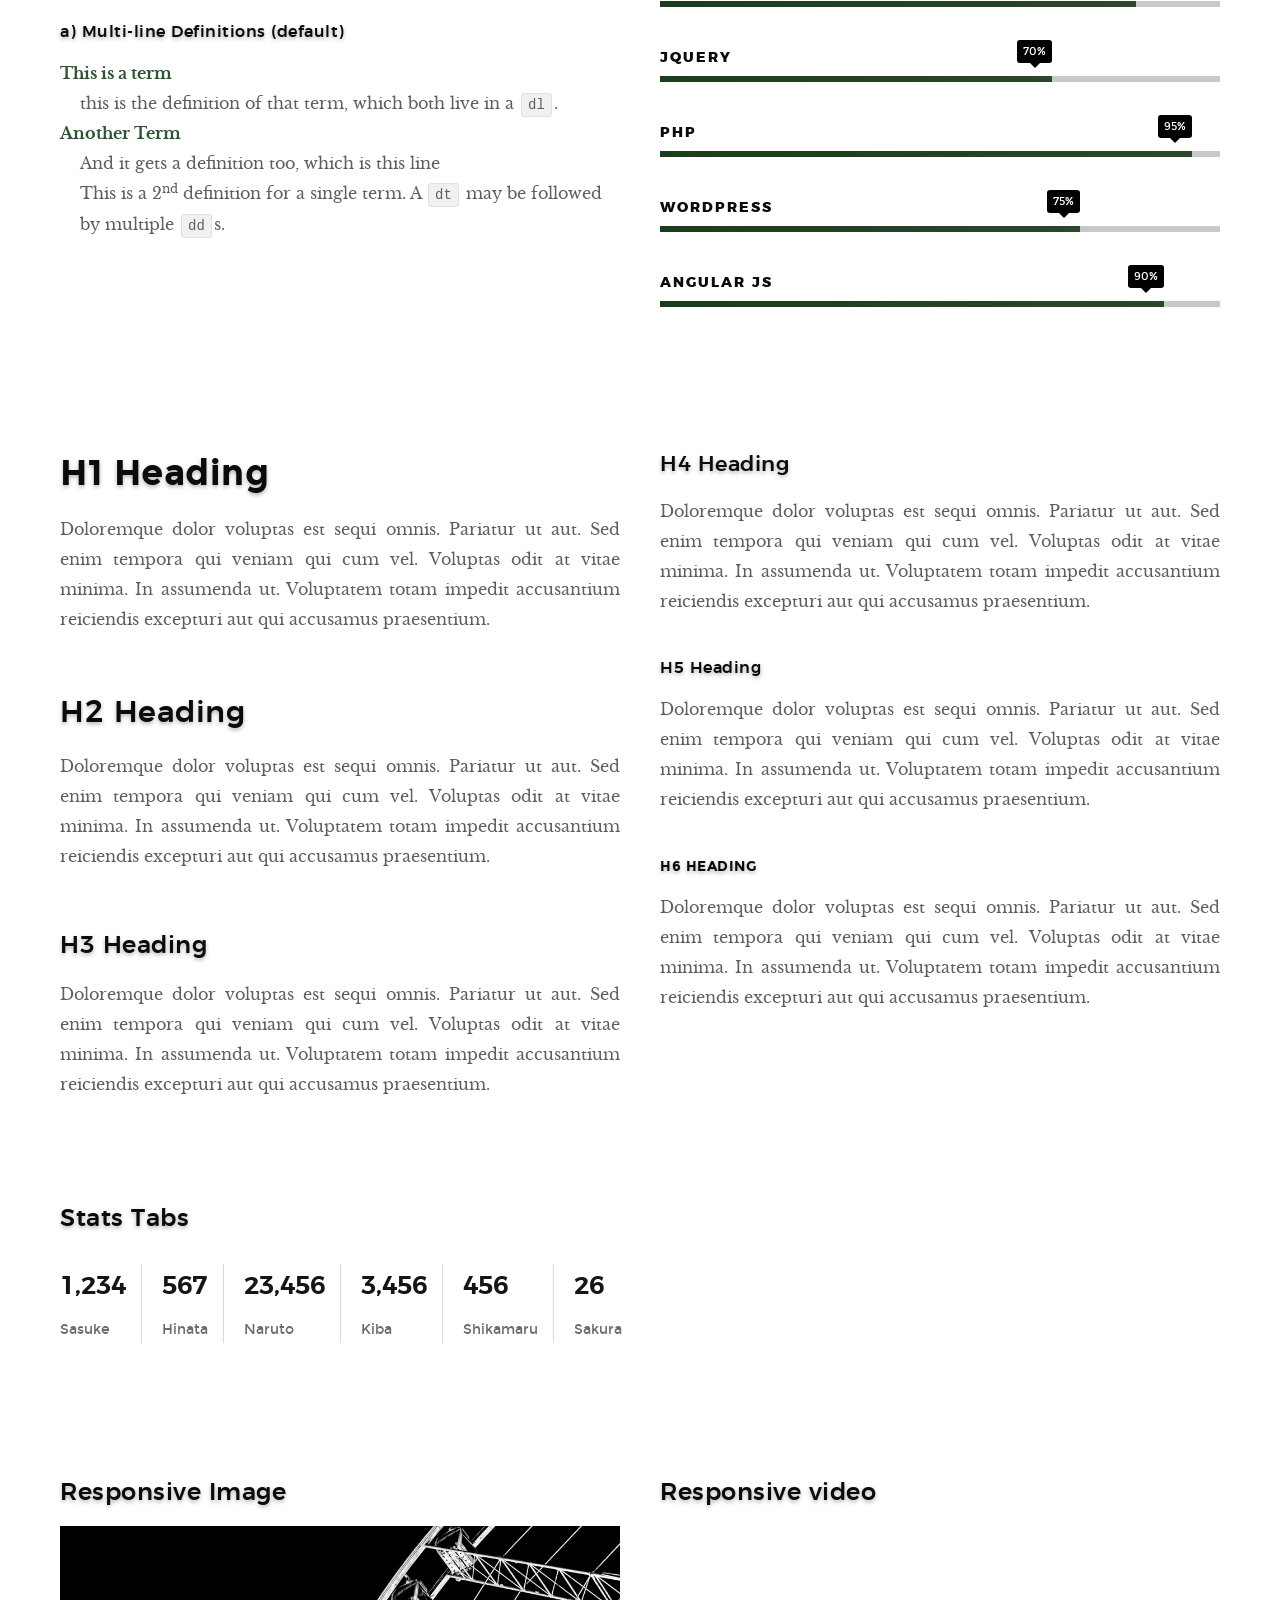
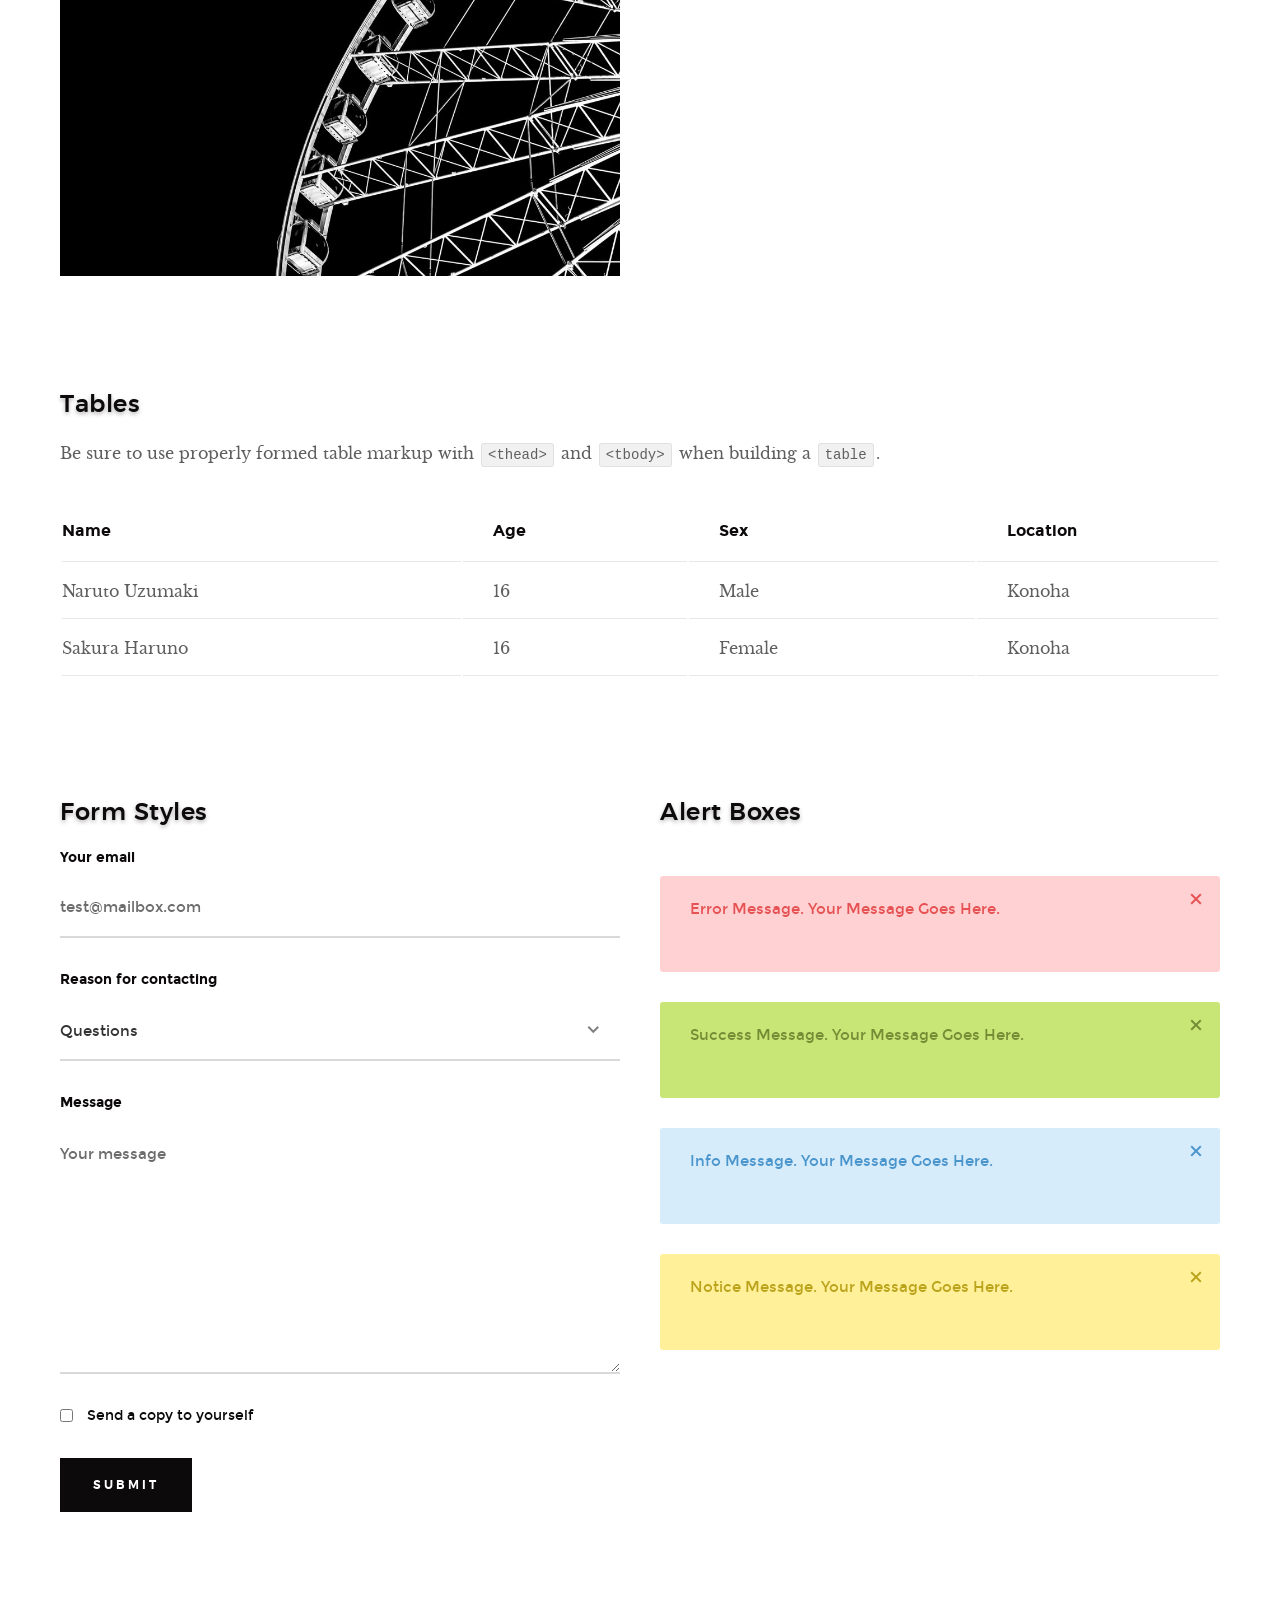
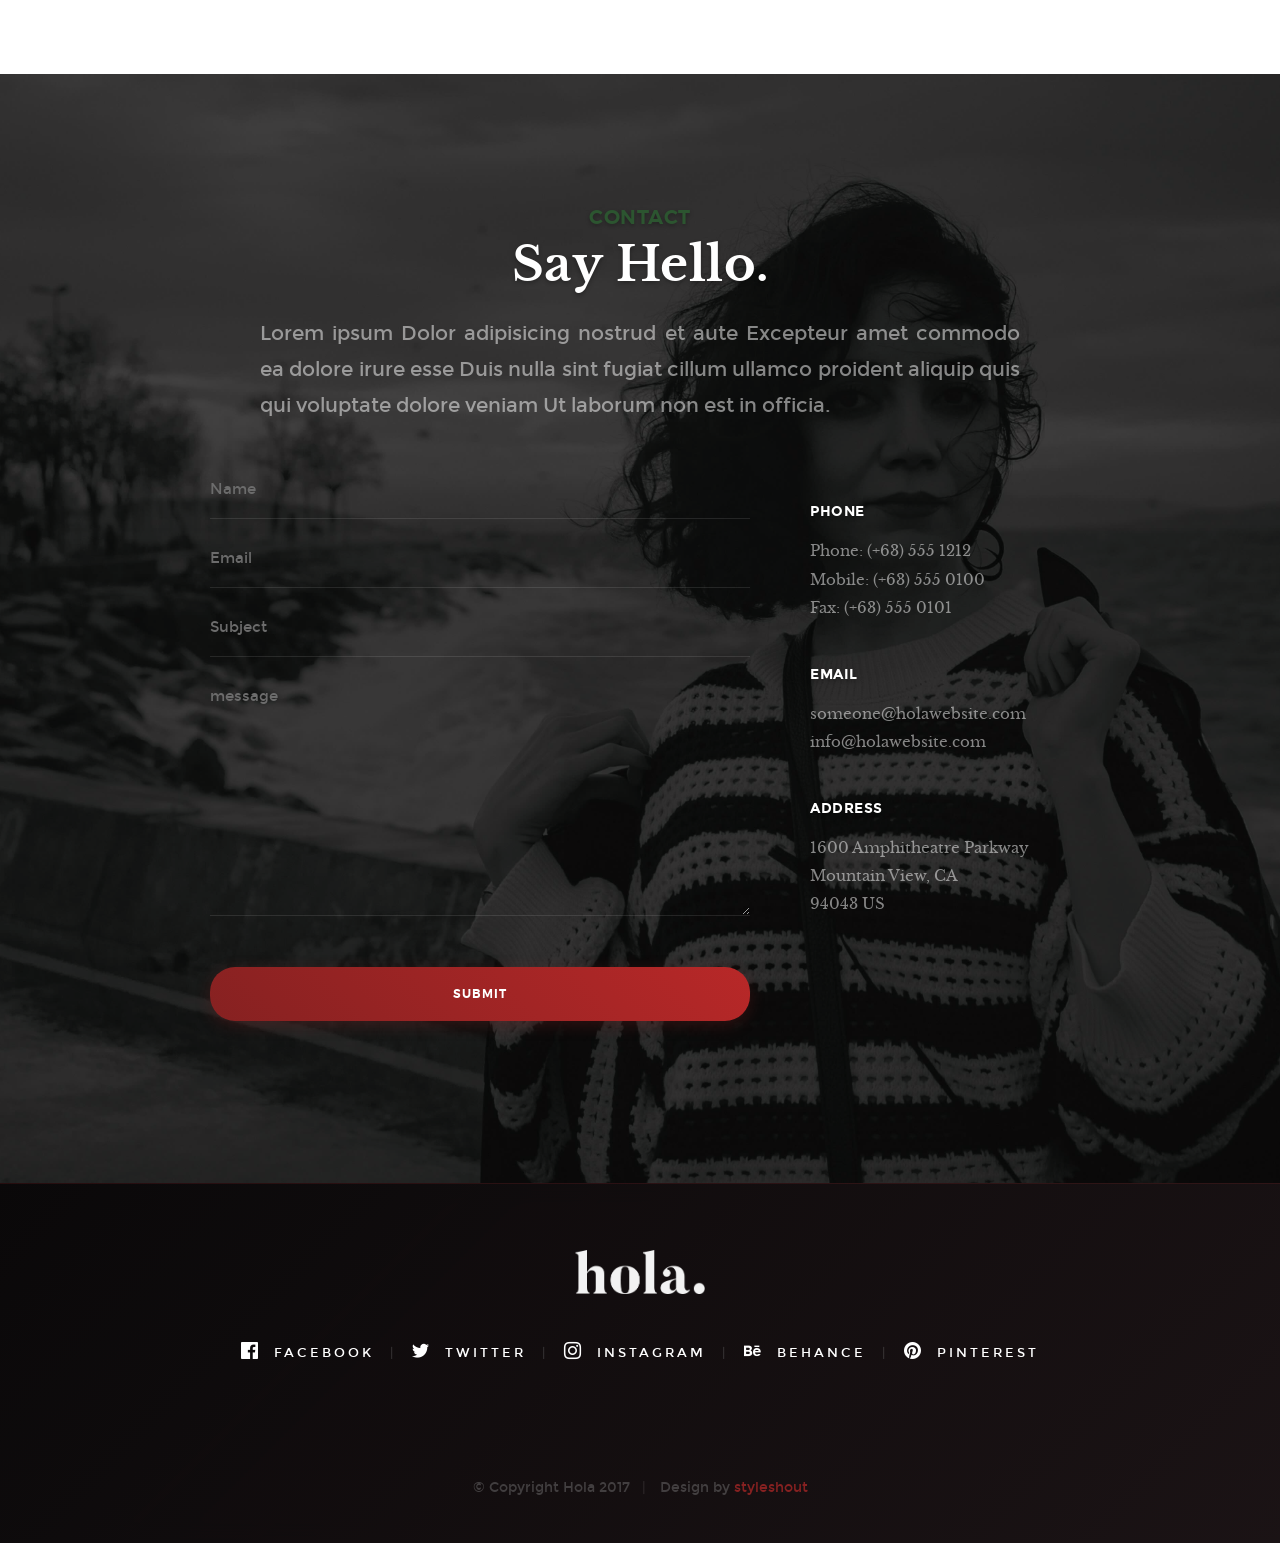
<file: styles.html>
<!DOCTYPE html>
<!--[if lt IE 9 ]><html class="no-js oldie" lang="en"> <![endif]-->
<!--[if IE 9 ]><html class="no-js oldie ie9" lang="en"> <![endif]-->
<!--[if (gte IE 9)|!(IE)]><!-->
<html class="no-js" lang="en">
<!--<![endif]-->

<head>

    <!--- basic page needs
   ================================================== -->
    <meta charset="utf-8">
    <title>Style Guide - Hola</title>
    <meta name="description" content="">
    <meta name="author" content="">

    <!-- mobile specific metas
   ================================================== -->
    <meta name="viewport" content="width=device-width, initial-scale=1">

    <!-- CSS
   ================================================== -->
    <link rel="stylesheet" href="css/base.css">
    <link rel="stylesheet" href="css/vendor.css">
    <link rel="stylesheet" href="css/main.css">

    <style type="text/css" media="screen">
        .s-styles { 
             background: white;
              padding-top: 15rem;
              padding-bottom: 12rem;
        }
     </style> 

    <!-- script
   ================================================== -->
    <script src="js/modernizr.js"></script>
    <script src="js/pace.min.js"></script>

    <!-- favicons
	================================================== -->
    <link rel="shortcut icon" href="favicon.ico" type="image/x-icon">
    <link rel="icon" href="favicon.ico" type="image/x-icon">

</head>

<body id="top">

    <!-- header
    ================================================== -->
    <header class="s-header">

        <div class="header-logo">
            <a class="site-logo" href="index.html"><img src="images/logo.png" alt="Homepage"></a>
        </div>

        <nav class="header-nav-wrap">
            <ul class="header-nav">
                <li><a href="index.html#home" title="home">Home</a></li>
                <li><a href="index.html#about" title="about">About</a></li>
                <li><a href="index.html#works" title="works">Works</a></li>
                <li class="current"><a href="blog.html" title="blog">Blog</a></li>
                <li><a href="index.html#contact" title="contact">Contact</a></li>	
            </ul>
        </nav>

        <a class="header-menu-toggle" href="#0"><span>Menu</span></a>

   </header> <!-- end s-header -->


   <!-- home
   ================================================== -->
   <section id="home" class="s-home page-hero target-section" data-parallax="scroll" data-image-src="images/hediyeh-bg.jpeg" data-natural-width=3000 data-natural-height=2000 data-position-y=center>
    
        <div class="overlay"></div>
        <div class="shadow-overlay"></div>

        <div class="home-content">

            <div class="row home-content__main">

                <!-- <h3>Hello There</h3> -->

                <h1>
                    I am Jonathan Doe. <br>
                    I am a graphic & UI/UX <br>
                    designer based in Somewhere.
                </h1>

                <div class="home-content__buttons">
                    <a href="index.html#works" class="btn btn--stroke">
                        Latest Projects
                    </a>
                    <a href="index.html#about" class="btn btn--stroke">
                        More About Me
                    </a>
                </div>

                <div class="home-content__scroll">
                    <a href="#styles" class="smoothscroll scroll-link">
                        <span>Scroll Down</span>
                    </a>
                </div>

            </div>

        </div> <!-- end home-content -->

        <ul class="home-social">
            <li>
                <a href="#"><i class="im im-facebook" aria-hidden="true"></i><span>Facebook</span></a>
            </li>
            <li>
                <a href="#"><i class="im im-twitter" aria-hidden="true"></i><span>Twiiter</span></a>
            </li>
            <li>
                <a href="#"><i class="im im-instagram" aria-hidden="true"></i><span>Instagram</span></a>
            </li>
            <li>
                <a href="#"><i class="im im-behance" aria-hidden="true"></i><span>Behance</span></a>
            </li>
            <li>
                <a href="#"><i class="im im-pinterest" aria-hidden="true"></i><span>Pinterest</span></a>
            </li>
        </ul> 
        <!-- end home-social -->

    </section> <!-- end s-home -->


    <!-- styles
    ================================================== -->
    <section id="styles" class="s-styles">
    
        <div class="row narrow section-intro add-bottom text-center">

            <div class="col-twelve tab-full">

                <h1>Style Guide.</h1>

                <p class="lead">Lorem ipsum Officia elit ad tempor dolore est ex incididunt incididunt occaecat culpa deserunt sunt labore in cillum ullamco magna in Excepteur consequat in reprehenderit proident mollit incididunt officia commodo.
                Duis ea officia sed dolor pariatur enim dolore dolore quis incididunt nulla exercitation commodo veniam et ea incididunt.</p>

            </div>

        </div>

        <div class="row">

            <div class="col-six tab-full">

                <h3>Paragraph and Image</h3>

                <p><a href="#"><img width="120" height="120" class="pull-left" alt="sample-image" src="images/sample-image.jpg"></a>
                Lorem ipsum dolor sit amet, consectetuer adipiscing elit. Donec libero. Suspendisse bibendum.Cras id urna. Morbi tincidunt, orci ac convallis aliquam, lectus turpis varius lorem, eu posuere nunc justo tempus leo. Donec mattis, purus nec placerat bibendum, dui pede condimentum odio, ac blandit ante orci ut diam. Cras fringilla magna. Phasellus suscipit, leo a pharetra condimentum, lorem tellus eleifend magna, eget fringilla velit magna id neque posuere nunc justo tempus leo. </p>

                <p>
                Lorem ipsum dolor sit amet, consectetuer adipiscing elit. Donec libero. Suspendisse bibendum. Cras id urna. Morbi tincidunt, orci ac convallis aliquam, lectus turpis varius lorem, eu posuere nunc justo tempus leo. Donec mattis, purus nec placerat bibendum, dui pede condimentumodio, ac blandit ante orci ut diam.	
                </p>

                <p>A <a href="#">link</a>,
                <abbr title="this really isn't a very good description">abbrebation</abbr>,
                <strong>strong text</strong>,
                <em>em text</em>,
                <del>deleted text</del>, and
                <mark>this is a mark text.</mark>
                <code>.code</code>
                </p>

            </div>

            <div class="col-six tab-full">

                <h3>Drop Caps</h3>

                <p class="drop-cap">Far far away, behind the word mountains, far from the countries Vokalia and Consonantia,
                there live the blind texts. Separated they live in Bookmarksgrove right at the coast of the
                Semantics, a large language ocean. A small river named Duden flows by their place and supplies it with the necessary regelialia. Morbi tincidunt, orci ac convallis aliquam, lectus turpis varius lorem, eu	posuere nunc justo tempus leo. Donec mattis, purus nec placerat bibendum, dui pede condimentum odio, ac blandit ante orci ut diam. Cras fringilla magna. Phasellus suscipit, leo a pharetra condimentum, lorem tellus eleifend magna, eget fringilla velit magna id neque.
                </p>

                <h3>Small Print</h3>

                <p>Buy one widget, get one free!
                <small>(While supplies last. Offer expires on the vernal equinox. Not valid in Ohio.)</small>
                </p>

            </div>

        </div> <!-- end row -->

        <div class="row">

            <div class="col-six tab-full">

                <h3>Pull Quotes</h3>

                <aside class="pull-quote">
                    <blockquote>
                    <p>It is a paradisematic country, in which roasted parts of
                    sentences fly into your mouth. Even the all-powerful Pointing has no control about the blind
                    texts it is an almost unorthographic life One day however a small line of blind text by the name
                    of Lorem Ipsum decided to leave for the far World of Grammar.</p>
                    </blockquote>
                </aside>

            </div>

            <div class="col-six tab-full">

                <h3>Block Quotes</h3>

                <blockquote cite="http://where-i-got-my-info-from.com">
                <p>Your work is going to fill a large part of your life, and the only way to be truly satisfied is
                to do what you believe is great work. And the only way to do great work is to love what you do.
                If you haven't found it yet, keep looking. Don't settle. As with all matters of the heart, you'll know when you find it.
                </p>
                <cite>
                   <a href="#">Steve Jobs</a>
                </cite>
                </blockquote>

                <blockquote>
                <p>Good design is as little design as possible.</p>
                <cite>Dieter Rams</cite>
                </blockquote>

            </div>

        </div> <!-- end row -->


        <div class="row half-bottom">

            <div class="col-six tab-full">

                <h3>Example Lists</h3>

                <ol>
                    <li>Here is an example</li>
                    <li>of an ordered list.</li>
                    <li>A parent list item.
                            <ul>
                                <li>one</li>
                                <li>two</li>
                                <li>three</li>
                        </ul>
                        </li>
                        <li>A list item.</li>
                    </ol>

                <ul class="disc">
                    <li>Here is an example</li>
                    <li>of an unordered list.</li>
                </ul>

                <h3>Definition Lists</h3>

                <h5>a) Multi-line Definitions (default) </h5>

                <dl>
                    <dt><strong>This is a term</strong></dt>
                        <dd>this is the definition of that term, which both live in a <code>dl</code>.</dd>
                    <dt><strong>Another Term</strong></dt>
                        <dd>And it gets a definition too, which is this line</dd>
                        <dd>This is a 2<sup>nd</sup> definition for a single term. A <code>dt</code> may be followed by multiple <code>dd</code>s.</dd>
                </dl>

            </div>

            <div class="col-six tab-full">

                <h3>Buttons</h3>

                <p>
                    <a class="btn btn--primary full-width" href="#0">Primary Button</a>
                    <a class="btn full-width" href="#0">Default Button</a>
                    <a class="btn btn--stroke full-width" href="#0">Stroke Button</a>
                </p>

                <h3>Skill Bars</h3>
                
                <ul class="skill-bars">
                    <li>
                    <div class="progress percent90"><span>90%</span></div>
                    <strong>HTML5</strong>
                    </li>
                    <li>
                    <div class="progress percent85"><span>85%</span></div>
                    <strong>CSS3</strong>
                    </li>
                    <li>
                    <div class="progress percent70"><span>70%</span></div>
                    <strong>JQuery</strong>
                    </li>
                    <li>
                    <div class="progress percent95"><span>95%</span></div>
                    <strong>PHP</strong>
                    </li>
                    <li>
                    <div class="progress percent75"><span>75%</span></div>
                    <strong>Wordpress</strong>
                    </li>
                    <li>
                    <div class="progress percent90"><span>90%</span></div>
                    <strong>Angular JS</strong>
                    </li>
                </ul>

            </div>

        </div> <!-- end row -->

        <div class="row half-bottom">

            <div class="col-six tab-full">
                    
                <h1>H1 Heading</h1>
                <p>Doloremque dolor voluptas est sequi omnis. Pariatur ut aut. Sed enim tempora qui veniam qui cum vel. 
                Voluptas odit at vitae minima. In assumenda ut. Voluptatem totam impedit accusantium reiciendis excepturi aut qui accusamus praesentium.</p>

                <h2>H2 Heading</h2>
                <p>Doloremque dolor voluptas est sequi omnis. Pariatur ut aut. Sed enim tempora qui veniam qui cum vel. 
                Voluptas odit at vitae minima. In assumenda ut. Voluptatem totam impedit accusantium reiciendis excepturi aut qui accusamus praesentium.</p>

                <h3>H3 Heading</h3>
                <p>Doloremque dolor voluptas est sequi omnis. Pariatur ut aut. Sed enim tempora qui veniam qui cum vel. 
                Voluptas odit at vitae minima. In assumenda ut. Voluptatem totam impedit accusantium reiciendis excepturi aut qui accusamus praesentium.</p>

            </div>

            <div class="col-six tab-full">
                    
                <h4>H4 Heading</h4>
                <p>Doloremque dolor voluptas est sequi omnis. Pariatur ut aut. Sed enim tempora qui veniam qui cum vel. 
                Voluptas odit at vitae minima. In assumenda ut. Voluptatem totam impedit accusantium reiciendis excepturi aut qui accusamus praesentium.</p>

                <h5>H5 Heading</h5>
                <p>Doloremque dolor voluptas est sequi omnis. Pariatur ut aut. Sed enim tempora qui veniam qui cum vel. 
                Voluptas odit at vitae minima. In assumenda ut. Voluptatem totam impedit accusantium reiciendis excepturi aut qui accusamus praesentium.</p>

                <h6>H6 Heading</h6>
                <p>Doloremque dolor voluptas est sequi omnis. Pariatur ut aut. Sed enim tempora qui veniam qui cum vel. 
                Voluptas odit at vitae minima. In assumenda ut. Voluptatem totam impedit accusantium reiciendis excepturi aut qui accusamus praesentium.</p>

            </div>

        </div>


        <div class="row half-bottom">

            <div class="col-twelve">

                    <h3>Stats Tabs</h3>

                <ul class="stats-tabs">
                    <li><a href="#">1,234 <em>Sasuke</em></a></li>
                    <li><a href="#">567 <em>Hinata</em></a></li>
                    <li><a href="#">23,456 <em>Naruto</em></a></li>
                    <li><a href="#">3,456 <em>Kiba</em></a></li>
                    <li><a href="#">456 <em>Shikamaru</em></a></li>
                    <li><a href="#">26 <em>Sakura</em></a></li>
                    </ul>

            </div>

        </div> <!-- end row -->


        <div class="row half-bottom">

            <div class="col-six tab-full">

                <h3>Responsive Image</h3>
                <p><img src="images/wheel-500.jpg" 
                    srcset="images/wheel-1000.jpg 1000w, 
                    images/wheel-500.jpg 500w" 
                    sizes="(max-width: 1000px) 100vw, 1000px" alt=""></p>

            </div>

            <div class="col-six tab-full">

                <h3>Responsive video</h3>

                <div class="video-container">
                <iframe src="http://player.vimeo.com/video/14592941?title=0&amp;byline=0&amp;portrait=0&amp;color=F64B39" width="500" height="281" frameborder="0" webkitallowfullscreen mozallowfullscreen allowfullscreen></iframe> 
                </div>

            </div>
          
        </div> <!-- end row -->


        <div class="row add-bottom">

            <div class="col-twelve">

                <h3>Tables</h3>
                <p>Be sure to use properly formed table markup with <code>&lt;thead&gt;</code> and <code>&lt;tbody&gt;</code> when building a <code>table</code>.</p>

                <div class="table-responsive">

                    <table>
                            <thead>
                            <tr>
                                <th>Name</th>
                                <th>Age</th>
                                <th>Sex</th>
                                <th>Location</th>
                            </tr>
                            </thead>
                            <tbody>
                            <tr>
                                <td>Naruto Uzumaki</td>
                                <td>16</td>
                                <td>Male</td>
                                <td>Konoha</td>
                            </tr>
                            <tr>
                                <td>Sakura Haruno</td>
                                <td>16</td>
                                <td>Female</td>
                                <td>Konoha</td>
                            </tr>
                            </tbody>
                    </table>

                </div>

            </div>
          
        </div> <!-- end row -->
    

        <div class="row">

            <div class="col-six tab-full">

                <h3>Form Styles</h3>

                <form>
                        <div>
                            <label for="sampleInput">Your email</label>
                            <input class="full-width" type="email" placeholder="test@mailbox.com" id="sampleInput">
                    </div>
                    <div>
                            <label for="sampleRecipientInput">Reason for contacting</label>
                            <div class="ss-custom-select">
                                <select class="full-width" id="sampleRecipientInput">
                                    <option value="Option 1">Questions</option>
                                    <option value="Option 2">Report</option>
                                    <option value="Option 3">Others</option>
                                </select>
                            </div>
                    </div>
                    
                        <label for="exampleMessage">Message</label>
                        <textarea class="full-width" placeholder="Your message" id="exampleMessage"></textarea>

                        <label class="add-bottom">
                            <input type="checkbox">
                            <span class="label-text">Send a copy to yourself</span>
                        </label>
                    
                        <input class="btn--primary" type="submit" value="Submit">

                </form>

            </div>

            <div class="col-six tab-full">

                <h3>Alert Boxes</h3>

                <br>
                
                <div class="alert-box alert-box--error hideit">
                    <p>Error Message. Your Message Goes Here.</p>
                    <i class="im im-x-mark alert-box__close"></i>
                </div><!-- /error -->
                        
                <div class="alert-box alert-box--success hideit">
                    <p>Success Message. Your Message Goes Here.</p>
                    <i class="im im-x-mark alert-box__close"></i>
                </div><!-- /success -->
                        
                <div class="alert-box alert-box--info hideit">
                    <p>Info Message. Your Message Goes Here.</p>
                    <i class="im im-x-mark alert-box__close"></i>
                </div><!-- /info -->
                        
                <div class="alert-box alert-box--notice hideit">
                    <p>Notice Message. Your Message Goes Here.</p>
                    <i class="im im-x-mark alert-box__close"></i>
                </div><!-- /notice -->
            
            </div>

        </div> <!-- end row -->

    </section> <!-- end styles -->


    <!-- s-contact
    ================================================== -->
    <section id="contact" class="s-contact target-section">

        <div class="overlay"></div>

        <div class="row narrow section-intro">
            <div class="col-full">
                <h3>Contact</h3>
                <h1>Say Hello.</h1>
                
                <p class="lead">Lorem ipsum Dolor adipisicing nostrud et aute Excepteur amet commodo ea dolore irure esse Duis nulla sint fugiat cillum ullamco proident aliquip quis qui voluptate dolore veniam Ut laborum non est in officia.</p>
            </div>
        </div>

        <div class="row contact__main">
            <div class="col-eight tab-full contact__form">
                <form name="contactForm" id="contactForm" method="post" action="">
                    <fieldset>
    
                    <div class="form-field">
                        <input name="contactName" type="text" id="contactName" placeholder="Name" value="" minlength="2" required="" aria-required="true" class="full-width">
                    </div>
                    <div class="form-field">
                        <input name="contactEmail" type="email" id="contactEmail" placeholder="Email" value="" required="" aria-required="true" class="full-width">
                    </div>
                    <div class="form-field">
                        <input name="contactSubject" type="text" id="contactSubject" placeholder="Subject" value="" class="full-width">
                    </div>                       
                    <div class="form-field">
                            <textarea name="contactMessage" id="contactMessage" placeholder="message" rows="10" cols="50" required="" aria-required="true" class="full-width"></textarea>
                        </div>                      
                    <div class="form-field">
                        <button class="full-width btn--primary">Submit</button>
                        <div class="submit-loader">
                            <div class="text-loader">Sending...</div>
                            <div class="s-loader">
                                <div class="bounce1"></div>
                                <div class="bounce2"></div>
                                <div class="bounce3"></div>
                            </div>
                        </div>
                    </div>
    
                    </fieldset>
                </form>

                <!-- contact-warning -->
                <div class="message-warning">
                        Something went wrong. Please try again.
                </div> 
            
                <!-- contact-success -->
                <div class="message-success">
                        Your message was sent, thank you!<br>
                </div>
                        
            </div>
            <div class="col-four tab-full contact__infos">
                <h4 class="h06">Phone</h4>
                <p>Phone: (+63) 555 1212<br>
                Mobile: (+63) 555 0100<br>
                Fax: (+63) 555 0101
                </p>

                <h4 class="h06">Email</h4>
                <p>someone@holawebsite.com<br>
                info@holawebsite.com
                </p>

                <h4 class="h06">Address</h4>
                <p>
                1600 Amphitheatre Parkway<br>
                Mountain View, CA<br>
                94043 US
                </p>
            </div>

        </div>

    </section> <!-- end s-contact -->


    <!-- footer
    ================================================== -->
    <footer>
            <div class="row">
                <div class="col-full">
    
                    <div class="footer-logo">
                        <a class="footer-site-logo" href="#0"><img src="images/logo.png" alt="Homepage"></a>
                    </div>
    
                    <ul class="footer-social">
                        <li><a href="#0">
                            <i class="im im-facebook" aria-hidden="true"></i>
                            <span>Facebook</span>
                        </a></li>
                        <li><a href="#0">
                            <i class="im im-twitter" aria-hidden="true"></i>
                            <span>Twitter</span>
                        </a></li>
                        <li><a href="#0">
                            <i class="im im-instagram" aria-hidden="true"></i>
                            <span>Instagram</span>
                        </a></li>
                        <li><a href="#0">
                            <i class="im im-behance" aria-hidden="true"></i>
                            <span>Behance</span>
                        </a></li>
                        <li><a href="#0">
                            <i class="im im-pinterest" aria-hidden="true"></i>
                            <span>Pinterest</span>
                        </a></li>
                    </ul>
                        
                </div>
            </div>
    
            <div class="row footer-bottom">
    
                <div class="col-twelve">
                    <div class="copyright">
                        <span>© Copyright Hola 2017</span> 
                        <span>Design by <a href="https://www.styleshout.com/">styleshout</a></span>	
                    </div>
    
                    <div class="go-top">
                    <a class="smoothscroll" title="Back to Top" href="#top"><i class="im im-arrow-up" aria-hidden="true"></i></a>
                    </div>
                </div>
    
            </div> <!-- end footer-bottom -->
    
        </footer> <!-- end footer -->
    
    
        <div id="preloader"> 
            <div id="loader"></div>
        </div>
    
    
        <!-- Java Script
        ================================================== -->
        <script src="js/jquery-3.2.1.min.js"></script>
        <script src="js/plugins.js"></script>
        <script src="js/main.js"></script>

</body>

</html>
</file>
<file: asset/asset_bubble.css>
/* Base Styles */
body {
    font-family: sans-serif;
    margin: 20px;
    background-color: #f5f5f5;
}

#chart {
    display: flex;
    justify-content: center;
    align-items: center;
    flex-direction: column;
}

h1 {
    text-align: center;
    color: #333;
    font-size: 2rem;
}

.subtitle {
    text-align: center;
    color: #666;
    font-size: 14px;
    margin-bottom: 20px;
    padding: 0 15px;
}

/* Bubble Styles */
.highlighted {
    stroke: gold;
    stroke-width: 3px;
}

.bubble {
    cursor: pointer;
    transition: all 0.3s ease;
}

.bubble:hover {
    filter: brightness(1.2);
}

.bubble.active {
    stroke: #333 !important;
    stroke-width: 4px !important;
}

/* Legend Styles */
.legend-item {
    cursor: pointer;
    opacity: 1;
    transition: opacity 0.3s;
}

.legend-item.dimmed {
    opacity: 0.3;
}

/* Controls Styles */
.controls {
    text-align: center;
    margin: 20px 0;
    display: flex;
    flex-wrap: wrap;
    justify-content: center;
    gap: 10px;
    padding: 0 15px;
}

/* Button Styles */
.btn {
    padding: 10px 18px;
    margin: 0;
    background-color: #45B7D1;
    color: white;
    border: none;
    border-radius: 4px;
    cursor: pointer;
    font-size: 14px;
    transition: background-color 0.3s;
    min-height: 44px;
    min-width: 44px;
    white-space: nowrap;
}

.btn:hover {
    background-color: #3a9fb8;
}

.btn.active {
    background-color: #FF6B6B;
}

.btn:active {
    transform: scale(0.98);
}

/* Tooltip Styles */
.tooltip {
    position: absolute;
    padding: 10px;
    background-color: rgba(0, 0, 0, 0.8);
    color: white;
    border-radius: 5px;
    pointer-events: none;
    opacity: 0;
    transition: opacity 0.3s;
    font-size: 12px;
    max-width: 250px;
    z-index: 1000;
}

/* Stats Section */
.stats {
    text-align: center;
    margin-top: 20px;
    color: #666;
    padding: 0 15px;
    line-height: 1.6;
}

.stats p {
    margin: 10px 0;
}

/* SVG Responsive Styles */
svg {
    max-width: 100%;
    height: auto;
}

/* Mobile Styles - Tablets and smaller */
@media screen and (max-width: 768px) {
    body {
        margin: 10px;
    }

    h1 {
        font-size: 1.5rem;
        margin: 10px 0;
    }

    .subtitle {
        font-size: 12px;
        margin-bottom: 15px;
    }

    .controls {
        flex-direction: column;
        align-items: stretch;
        gap: 8px;
        margin: 15px 0;
    }

    .btn {
        width: 100%;
        padding: 12px;
        font-size: 16px;
        min-height: 48px;
    }

    .tooltip {
        font-size: 11px;
        max-width: 200px;
        padding: 8px;
    }

    .stats {
        font-size: 12px;
        padding: 0 10px;
    }

    .stats p {
        margin: 8px 0;
    }

    /* Ensure chart container has no overflow */
    #chart {
        overflow-x: auto;
        -webkit-overflow-scrolling: touch;
    }
}

/* Mobile Styles - Small phones */
@media screen and (max-width: 480px) {
    body {
        margin: 5px;
    }

    h1 {
        font-size: 1.25rem;
        margin: 8px 0;
    }

    .subtitle {
        font-size: 11px;
        line-height: 1.4;
    }

    .btn {
        padding: 14px;
        font-size: 15px;
        min-height: 50px;
    }

    .tooltip {
        font-size: 10px;
        max-width: 180px;
        padding: 6px;
    }

    .stats {
        font-size: 11px;
    }

    .stats strong {
        display: block;
        margin-top: 8px;
    }
}

/* Touch Device Optimizations */
@media (hover: none) and (pointer: coarse) {
    /* Increase tap target sizes for touch devices */
    .btn {
        min-height: 48px;
        padding: 12px 20px;
    }

    .bubble {
        cursor: default;
    }

    .legend-item {
        cursor: default;
    }

    /* Remove hover effects on touch devices */
    .bubble:hover {
        filter: none;
    }

    .btn:hover {
        background-color: #45B7D1;
    }

    .btn.active:hover {
        background-color: #FF6B6B;
    }
}

/* Landscape Orientation on Mobile */
@media screen and (max-width: 768px) and (orientation: landscape) {
    .controls {
        flex-direction: row;
        flex-wrap: wrap;
    }

    .btn {
        width: auto;
        flex: 1 1 calc(50% - 8px);
        min-width: 120px;
    }
}

/* High DPI / Retina Displays */
@media (-webkit-min-device-pixel-ratio: 2), (min-resolution: 192dpi) {
    .bubble,
    .legend-item {
        shape-rendering: geometricPrecision;
    }
}

/* Accessibility - Prefers Reduced Motion */
@media (prefers-reduced-motion: reduce) {
    .bubble,
    .btn,
    .legend-item,
    .tooltip {
        transition: none;
    }
}

/* Print Styles */
@media print {
    .controls {
        display: none;
    }

    .tooltip {
        display: none;
    }

    body {
        background-color: white;
    }

    #chart {
        page-break-inside: avoid;
    }
}
</file>
<file: css/base.css>
/* =================================================================== 
 *
 *  Hola v1.0 Base Stylesheet
 *  10-02-2017
 *  ------------------------------------------------------------------
 *
 *  TOC:
 *  # Normalize
 *  # Basic/base setup styles
 *      ## Media
 *      ## Typography resets
 *      ## links
 *      ## inputs
 *  # grid
 *      ## medium size devices
 *      ## tablets
 *      ## mobile devices
 *      ## small mobile devices
 *  # block grids
 *      ## medium size devices
 *      ## tablets
 *      ## mobile devices
 *      ## small mobile devices
 *  # MISC
 *
 * =================================================================== */


/* ===================================================================
 * # normalize
 * normalize.css v5.0.0 | MIT License | 
 * github.com/necolas/normalize.css
 *
 * ------------------------------------------------------------------- */

html {
    font-family: sans-serif;
    line-height: 1.15;
    -ms-text-size-adjust: 100%;
    -webkit-text-size-adjust: 100%;
}

body {
    margin: 0;
}

article, aside, footer, header, nav, section {
    display: block;
}

h1 {
    font-size: 2em;
    margin: 0.67em 0;
}

figcaption, figure, main {
    display: block;
}

figure {
    margin: 1em 40px;
}

hr {
    box-sizing: content-box;
    height: 0;
    overflow: visible;
}

pre {
    font-family: monospace, monospace;
    font-size: 1em;
}

a {
    background-color: transparent;
    -webkit-text-decoration-skip: objects;
}

a:active, a:hover {
    outline-width: 0;
}

abbr[title] {
    border-bottom: none;
    text-decoration: underline;
    text-decoration: underline dotted;
}

b, strong {
    font-weight: inherit;
}

b, strong {
    font-weight: bolder;
}

code, kbd, samp {
    font-family: monospace, monospace;
    font-size: 1em;
}

dfn {
    font-style: italic;
}

mark {
    background-color: #ff0;
    color: #000;
}

small {
    font-size: 80%;
}

sub, sup {
    font-size: 75%;
    line-height: 0;
    position: relative;
    vertical-align: baseline;
}

sub {
    bottom: -0.25em;
}

sup {
    top: -0.5em;
}

audio, video {
    display: inline-block;
}

audio:not([controls]) {
    display: none;
    height: 0;
}

img {
    border-style: none;
}

svg:not(:root) {
    overflow: hidden;
}

button, input, optgroup, select, textarea {
    font-family: sans-serif;
    font-size: 100%;
    line-height: 1.15;
    margin: 0;
}

button, input {
    overflow: visible;
}

button, select {
    text-transform: none;
}

button, html [type="button"], [type="reset"], [type="submit"] {
    -webkit-appearance: button;
}

button::-moz-focus-inner, [type="button"]::-moz-focus-inner, [type="reset"]::-moz-focus-inner, [type="submit"]::-moz-focus-inner {
    border-style: none;
    padding: 0;
}

button:-moz-focusring, [type="button"]:-moz-focusring, [type="reset"]:-moz-focusring, [type="submit"]:-moz-focusring {
    outline: 1px dotted ButtonText;
}

fieldset {
    border: 1px solid #c0c0c0;
    margin: 0 2px;
    padding: 0.35em 0.625em 0.75em;
}

legend {
    box-sizing: border-box;
    color: inherit;
    display: table;
    max-width: 100%;
    padding: 0;
    white-space: normal;
}

progress {
    display: inline-block;
    vertical-align: baseline;
}

textarea {
    overflow: auto;
}

[type="checkbox"], [type="radio"] {
    box-sizing: border-box;
    padding: 0;
}

[type="number"]::-webkit-inner-spin-button, [type="number"]::-webkit-outer-spin-button {
    height: auto;
}

[type="search"] {
    -webkit-appearance: textfield;
    outline-offset: -2px;
}

[type="search"]::-webkit-search-cancel-button, [type="search"]::-webkit-search-decoration {
    -webkit-appearance: none;
}

::-webkit-file-upload-button {
    -webkit-appearance: button;
    font: inherit;
}

details, menu {
    display: block;
}

summary {
    display: list-item;
}

canvas {
    display: inline-block;
}

template {
    display: none;
}

[hidden] {
    display: none;
}


/* ===================================================================
 * # basic/base setup styles - (_basic.scss)
 *
 * ------------------------------------------------------------------- */

html {
    font-size: 62.5%;
    box-sizing: border-box;
}

*, *::before, *::after {
    box-sizing: inherit;
}

body {
    font-weight: normal;
    line-height: 1;
    word-wrap: break-word;
    text-rendering: optimizeLegibility;
    -webkit-overflow-scrolling: touch;
    -webkit-text-size-adjust: none;
}

body, input, button {
    -moz-osx-font-smoothing: grayscale;
    -webkit-font-smoothing: antialiased;
}


/* ------------------------------------------------------------------- 
 * ## Media - (_basic.scss)
 * ------------------------------------------------------------------- */

img, video {
    max-width: 100%;
    height: auto;
}


/* ------------------------------------------------------------------- 
 * ## Typography resets - (_basic.scss)
 * ------------------------------------------------------------------- */

div, dl, dt, dd, ul, ol, li, h1, h2, h3, h4, h5, h6, pre, form, p, blockquote, th, td {
    margin: 0;
    padding: 0;
}

h1, h2, h3, h4, h5, h6 {
    -webkit-font-smoothing: auto;
    -webkit-font-smoothing: antialiased;
    -webkit-font-variant-ligatures: common-ligatures;
    -moz-font-variant-ligatures: common-ligatures;
    font-variant-ligatures: common-ligatures;
    text-rendering: optimizeLegibility;
}

em, i {
    font-style: italic;
    line-height: inherit;
}

strong, b {
    font-weight: bold;
    line-height: inherit;
}

small {
    font-size: 60%;
    line-height: inherit;
}

ol, ul {
    list-style: none;
}

li {
    display: block;
}


/* ------------------------------------------------------------------- 
 * ## links - (_basic.scss)
 * ------------------------------------------------------------------- */

a {
    text-decoration: none;
    line-height: inherit;
}

a img {
    border: none;
}


/* ------------------------------------------------------------------- 
 * ## inputs - (_basic.scss)
 * ------------------------------------------------------------------- */

fieldset {
    margin: 0;
    padding: 0;
}

input[type="email"], 
input[type="number"], 
input[type="search"], 
input[type="text"], 
input[type="tel"], 
input[type="url"], 
input[type="password"], textarea {
    -webkit-appearance: none;
    -moz-appearance: none;
    -ms-appearance: none;
    -o-appearance: none;
    appearance: none;
}


/* ===================================================================
 * # grid - (_grid.scss)
 *
 * ------------------------------------------------------------------- */

.row {
    width: 94%;
    max-width: 1200px;
    margin: 0 auto;
}

.row:after {
    content: "";
    display: table;
    clear: both;
}

.row .row {
    width: auto;
    max-width: none;
    margin-left: -20px;
    margin-right: -20px;
}


/* column blocks
 * -------------------------------------- */

[class*="col-"] {
    float: left;
}

[class*="col-"] + [class*="col-"].end {
    float: right;
}

[class*="col-"] {
    padding: 0 20px;
}


/* column width classes 
 * -------------------------------------- */

.col-one {
    width: 8.33333%;
}

.col-two, .col-1-6 {
    width: 16.66667%;
}

.col-three, .col-1-4 {
    width: 25%;
}

.col-four, .col-1-3 {
    width: 33.33333%;
}

.col-five {
    width: 41.66667%;
}

.col-six, .col-1-2 {
    width: 50%;
}

.col-seven {
    width: 58.33333%;
}

.col-eight, .col-2-3 {
    width: 66.66667%;
}

.col-nine, .col-3-4 {
    width: 75%;
}

.col-ten, .col-5-6 {
    width: 83.33333%;
}

.col-eleven {
    width: 91.66667%;
}

.col-twelve, .col-full {
    width: 100%;
}


/* ------------------------------------------------------------------- 
 * ## medium size devices - (_grid.scss)
 * ------------------------------------------------------------------- */

@media only screen and (max-width: 1200px) {
    .row .row {
        margin-left: -15px;
        margin-right: -15px;
    }
    [class*="col-"] {
        padding: 0 15px;
    }
    .md-two, .md-1-6 {
        width: 16.66667%;
    }
    .md-one {
        width: 8.33333%;
    }
    .md-three, .md-1-4 {
        width: 25%;
    }
    .md-four, .md-1-3 {
        width: 33.33333%;
    }
    .md-five {
        width: 41.66667%;
    }
    .md-six, .md-1-2 {
        width: 50%;
    }
    .md-seven {
        width: 58.33333%;
    }
    .md-eight, .md-2-3 {
        width: 66.66667%;
    }
    .md-nine, .md-3-4 {
        width: 75%;
    }
    .md-ten, .md-5-6 {
        width: 83.33333%;
    }
    .md-eleven {
        width: 91.66667%;
    }
    .md-twelve, .md-full {
        width: 100%;
    }
}


/* ------------------------------------------------------------------- 
 * ## tablets - (_grid.scss)
 * ------------------------------------------------------------------- */

@media only screen and (max-width: 800px) {
    .row {
        width: 90%;
    }
    .tab-1-4 {
        width: 25%;
    }
    .tab-1-3 {
        width: 33.33333%;
    }
    .tab-1-2 {
        width: 50%;
    }
    .tab-2-3 {
        width: 66.66667%;
    }
    .tab-3-4 {
        width: 75%;
    }
    .tab-full {
        width: 100%;
    }
}


/* ------------------------------------------------------------------- 
 * ## mobile devices - (_grid.scss)
 * ------------------------------------------------------------------- */

@media only screen and (max-width: 600px) {
    .row {
        width: auto;
        padding-left: 25px;
        padding-right: 25px;
    }
    .row .row {
        margin-left: -10px;
        margin-right: -10px;
    }
    [class*="col-"] {
        padding: 0 10px;
    }
    .mob-1-4 {
        width: 25%;
    }
    .mob-1-3 {
        width: 33.33333%;
    }
    .mob-1-2 {
        width: 50%;
    }
    .mob-2-3 {
        width: 66.66667%;
    }
    .mob-3-4 {
        width: 75%;
    }
    .mob-full {
        width: 100%;
    }
}


/* ------------------------------------------------------------------- 
 * ## small mobile devices - (_grid.scss) 
 * ------------------------------------------------------------------- */


/* stack columns on small mobile devices
 * ------------------------------------------------------------------- */

@media only screen and (max-width: 400px) {
    .row .row {
        padding-left: 0;
        padding-right: 0;
        margin-left: 0;
        margin-right: 0;
    }
    [class*="col-"] {
        width: 100% !important;
        float: none !important;
        clear: both !important;
        margin-left: 0;
        margin-right: 0;
        padding: 0;
    }
    [class*="col-"] + [class*="col-"].end {
        float: none;
    }
}


/* ===================================================================
 * # block grids - (_grid.scss)
 * ------------------------------------------------------------------- */


/*   Equally-sized columns define at row level
 * ------------------------------------------------------------------- */

[class*="block-"]:after {
    content: "";
    display: table;
    clear: both;
}

.block-1-6 .col-block {
    width: 16.66667%;
}

.block-1-5 .col-block {
    width: 20%;
}

.block-1-4 .col-block {
    width: 25%;
}

.block-1-3 .col-block {
    width: 33.33333%;
}

.block-1-2 .col-block {
    width: 50%;
}


/**
 * Clearing for block grid columns. Allow columns with 
 * different heights to align properly.
 */

.block-1-6 .col-block:nth-child(6n+1), 
.block-1-5 .col-block:nth-child(5n+1), 
.block-1-4 .col-block:nth-child(4n+1), 
.block-1-3 .col-block:nth-child(3n+1), 
.block-1-2 .col-block:nth-child(2n+1) {
    clear: both;
}


/* ------------------------------------------------------------------- 
 * ## medium size devices - (_grid.scss)
 * ------------------------------------------------------------------- */

@media only screen and (max-width: 1200px) {
    .block-m-1-6 .col-block {
        width: 16.66667%;
    }
    .block-m-1-5 .col-block {
        width: 20%;
    }
    .block-m-1-4 .col-block {
        width: 25%;
    }
    .block-m-1-3 .col-block {
        width: 33.33333%;
    }
    .block-m-1-2 .col-block {
        width: 50%;
    }
    .block-m-full .col-block {
        width: 100%;
        clear: both;
    }
    [class*="block-m-"] .bgrid:nth-child(n) {
        clear: none;
    }
    .block-m-1-6 .col-block:nth-child(6n+1), 
    .block-m-1-5 .col-block:nth-child(5n+1), 
    .block-m-1-4 .col-block:nth-child(4n+1), 
    .block-m-1-3 .col-block:nth-child(3n+1), 
    .block-m-1-2 .col-block:nth-child(2n+1) {
        clear: both;
    }
}


/* ------------------------------------------------------------------- 
 * ## tablets - (_grid.scss)
 * ------------------------------------------------------------------- */

@media only screen and (max-width: 800px) {
    .block-tab-1-6 .col-block {
        width: 16.66667%;
    }
    .block-tab-1-5 .col-block {
        width: 20%;
    }
    .block-tab-1-4 .col-block {
        width: 25%;
    }
    .block-tab-1-3 .col-block {
        width: 33.33333%;
    }
    .block-tab-1-2 .col-block {
        width: 50%;
    }
    .block-tab-full .col-block {
        width: 100%;
        clear: both;
    }
    [class*="block-tab-"] .bgrid:nth-child(n) {
        clear: none;
    }
    .block-tab-1-6 .col-block:nth-child(6n+1), 
    .block-tab-1-6 .col-block:nth-child(5n+1), 
    .block-tab-1-4 .col-block:nth-child(4n+1), 
    .block-tab-1-3 .col-block:nth-child(3n+1), 
    .block-tab-1-2 .col-block:nth-child(2n+1) {
        clear: both;
    }
}


/* ------------------------------------------------------------------- 
 * ## mobile devices - (_grid.scss)
 * ------------------------------------------------------------------- */

@media only screen and (max-width: 600px) {
    .block-mob-1-6 .col-block {
        width: 16.66667%;
    }
    .block-mob-1-5 .col-block {
        width: 20%;
    }
    .block-mob-1-4 .col-block {
        width: 25%;
    }
    .block-mob-1-3 .col-block {
        width: 33.33333%;
    }
    .block-mob-1-2 .col-block {
        width: 50%;
    }
    .block-mob-full .col-block {
        width: 100%;
        clear: both;
    }
    [class*="block-mob-"] .bgrid:nth-child(n) {
        clear: none;
    }
    .block-mob-1-6 .col-block:nth-child(6n+1), 
    .block-mob-1-5 .col-block:nth-child(5n+1), 
    .block-mob-1-4 .col-block:nth-child(4n+1), 
    .block-mob-1-3 .col-block:nth-child(3n+1), 
    .block-mob-1-2 .col-block:nth-child(2n+1) {
        clear: both;
    }
}


/* ------------------------------------------------------------------- 
 * ## small mobile devices - (_grid.scss) 
 * ------------------------------------------------------------------- */


/* stack columns on small mobile devices
 * ------------------------------------------------------------------- */

@media only screen and (max-width: 400px) {
    .stack .col-block {
        width: 100% !important;
        float: none !important;
        clear: both !important;
        margin-left: 0;
        margin-right: 0;
    }
}


/* ===================================================================
 * # MISC  - (_grid.scss)
 *
 * ------------------------------------------------------------------- */

.group:after {
    content: "";
    display: table;
    clear: both;
}


/* Misc Helper Styles
 * -------------------------------------- */

.is-hidden {
    display: none;
}

.is-invisible {
    visibility: hidden;
}

.antialiased {
    -webkit-font-smoothing: antialiased;
    -moz-osx-font-smoothing: grayscale;
}

.overflow-hidden {
    overflow: hidden;
}

.remove-bottom {
    margin-bottom: 0;
}

.half-bottom {
    margin-bottom: 1.5rem !important;
}

.add-bottom {
    margin-bottom: 3rem !important;
}

.no-border {
    border: none;
}

.full-width {
    width: 100%;
}

.text-center {
    text-align: center;
}

.text-left {
    text-align: left;
}

.text-right {
    text-align: right;
}

.pull-left {
    float: left;
}

.pull-right {
    float: right;
}

.align-center {
    margin-left: auto;
    margin-right: auto;
    text-align: center;
}
</file>
<file: css/vendor.css>
/* =================================================================== 
 *
 *  Hola v1.0 Vendor/Third Party CSS 
 *  10-02-2017
 *  ------------------------------------------------------------------
 *
 *  TOC:
 *  # Slick slider
 *  # PhotoSwipe Skin
 *  # Prettyprint GitHub Theme
 *
 * =================================================================== */


/* ===================================================================
 * # slick slider
 *
 * ------------------------------------------------------------------- */

.slick-slider {
    position: relative;
    display: block;
    box-sizing: border-box;
    -webkit-touch-callout: none;
    -webkit-user-select: none;
    -khtml-user-select: none;
    -moz-user-select: none;
    -ms-user-select: none;
    user-select: none;
    -ms-touch-action: pan-y;
    touch-action: pan-y;
    -webkit-tap-highlight-color: transparent;
}

.slick-list {
    position: relative;
    overflow: hidden;
    display: block;
    margin: 0;
    padding: 0;
}

.slick-list:focus {
    outline: none;
}

.slick-list.dragging {
    cursor: pointer;
    cursor: hand;
}

.slick-slider .slick-track, .slick-slider .slick-list {
    -webkit-transform: translate3d(0, 0, 0);
    -moz-transform: translate3d(0, 0, 0);
    -ms-transform: translate3d(0, 0, 0);
    -o-transform: translate3d(0, 0, 0);
    transform: translate3d(0, 0, 0);
}

.slick-track {
    position: relative;
    left: 0;
    top: 0;
    display: block;
}

.slick-track:before, .slick-track:after {
    content: "";
    display: table;
}

.slick-track:after {
    clear: both;
}

.slick-loading .slick-track {
    visibility: hidden;
}

.slick-slide {
    float: left;
    height: 100%;
    min-height: 1px;
    display: none;
}

[dir="rtl"] .slick-slide {
    float: right;
}

.slick-slide img {
    display: block;
}

.slick-slide.slick-loading img {
    display: none;
}

.slick-slide.dragging img {
    pointer-events: none;
}

.slick-initialized .slick-slide {
    display: block;
}

.slick-loading .slick-slide {
    visibility: hidden;
}

.slick-vertical .slick-slide {
    display: block;
    height: auto;
    border: 1px solid transparent;
}

.slick-arrow.slick-hidden {
    display: none;
}


/*! PhotoSwipe main CSS by Dmitry Semenov | photoswipe.com | MIT license */


/*
	Styles for basic PhotoSwipe functionality (sliding area, open/close transitions)
*/


/* pswp = photoswipe */

.pswp {
    display: none;
    position: absolute;
    width: 100%;
    height: 100%;
    left: 0;
    top: 0;
    overflow: hidden;
    -ms-touch-action: none;
    touch-action: none;
    z-index: 1500;
    -webkit-text-size-adjust: 100%;
    /* create separate layer, to avoid paint on window.onscroll in webkit/blink */
    -webkit-backface-visibility: hidden;
    outline: none;
}

.pswp * {
    -webkit-box-sizing: border-box;
    box-sizing: border-box;
}

.pswp img {
    max-width: none;
}


/* style is added when JS option showHideOpacity is set to true */

.pswp--animate_opacity {
    /* 0.001, because opacity:0 doesn't trigger Paint action, which causes lag at start of transition */
    opacity: 0.001;
    will-change: opacity;
    /* for open/close transition */
    -webkit-transition: opacity 333ms cubic-bezier(0.4, 0, 0.22, 1);
    transition: opacity 333ms cubic-bezier(0.4, 0, 0.22, 1);
}

.pswp--open {
    display: block;
}

.pswp--zoom-allowed .pswp__img {
    /* autoprefixer: off */
    cursor: -webkit-zoom-in;
    cursor: -moz-zoom-in;
    cursor: zoom-in;
}

.pswp--zoomed-in .pswp__img {
    /* autoprefixer: off */
    cursor: -webkit-grab;
    cursor: -moz-grab;
    cursor: grab;
}

.pswp--dragging .pswp__img {
    /* autoprefixer: off */
    cursor: -webkit-grabbing;
    cursor: -moz-grabbing;
    cursor: grabbing;
}


/*
	Background is added as a separate element.
	As animating opacity is much faster than animating rgba() background-color.
*/

.pswp__bg {
    position: absolute;
    left: 0;
    top: 0;
    width: 100%;
    height: 100%;
    background: #000;
    opacity: 0;
    -webkit-transform: translateZ(0);
    transform: translateZ(0);
    -webkit-backface-visibility: hidden;
    will-change: opacity;
}

.pswp__scroll-wrap {
    position: absolute;
    left: 0;
    top: 0;
    width: 100%;
    height: 100%;
    overflow: hidden;
}

.pswp__container, .pswp__zoom-wrap {
    -ms-touch-action: none;
    touch-action: none;
    position: absolute;
    left: 0;
    right: 0;
    top: 0;
    bottom: 0;
}


/* Prevent selection and tap highlights */

.pswp__container, .pswp__img {
    -webkit-user-select: none;
    -moz-user-select: none;
    -ms-user-select: none;
    user-select: none;
    -webkit-tap-highlight-color: transparent;
    -webkit-touch-callout: none;
}

.pswp__zoom-wrap {
    position: absolute;
    width: 100%;
    -webkit-transform-origin: left top;
    -ms-transform-origin: left top;
    transform-origin: left top;
    /* for open/close transition */
    -webkit-transition: -webkit-transform 333ms cubic-bezier(0.4, 0, 0.22, 1);
    transition: transform 333ms cubic-bezier(0.4, 0, 0.22, 1);
}

.pswp__bg {
    will-change: opacity;
    /* for open/close transition */
    -webkit-transition: opacity 333ms cubic-bezier(0.4, 0, 0.22, 1);
    transition: opacity 333ms cubic-bezier(0.4, 0, 0.22, 1);
}

.pswp--animated-in .pswp__bg, .pswp--animated-in .pswp__zoom-wrap {
    -webkit-transition: none;
    transition: none;
}

.pswp__container, .pswp__zoom-wrap {
    -webkit-backface-visibility: hidden;
}

.pswp__item {
    position: absolute;
    left: 0;
    right: 0;
    top: 0;
    bottom: 0;
    overflow: hidden;
}

.pswp__img {
    position: absolute;
    width: auto;
    height: auto;
    top: 0;
    left: 0;
}


/*
	stretched thumbnail or div placeholder element (see below)
	style is added to avoid flickering in webkit/blink when layers overlap
*/

.pswp__img--placeholder {
    -webkit-backface-visibility: hidden;
}


/*
	div element that matches size of large image
	large image loads on top of it
*/

.pswp__img--placeholder--blank {
    background: #222;
}

.pswp--ie .pswp__img {
    width: 100% !important;
    height: auto !important;
    left: 0;
    top: 0;
}


/*
	Error message appears when image is not loaded
	(JS option errorMsg controls markup)
*/

.pswp__error-msg {
    position: absolute;
    left: 0;
    top: 50%;
    width: 100%;
    text-align: center;
    font-size: 14px;
    line-height: 16px;
    margin-top: -8px;
    color: #CCC;
}

.pswp__error-msg a {
    color: #CCC;
    text-decoration: underline;
}


/* ===================================================================
 * # PhotoSwipe Skin
 *
 * ------------------------------------------------------------------- */


/*
    Contents:

    1. Buttons
    2. Share modal and links
    3. Index indicator ("1 of X" counter)
    4. Caption
    5. Loading indicator
    6. Additional styles (root element, top bar, idle state, hidden state, etc.)
*/


/* -------------------------------------------------------------------
 * ## 1. buttons
 * ------------------------------------------------------------------- */


/* <button> css reset */

.pswp__button {
    width: 44px;
    height: 44px;
    line-height: 1;
    position: relative;
    background: none;
    cursor: pointer;
    overflow: visible;
    -webkit-appearance: none;
    display: block;
    border: 0;
    padding: 0;
    margin: 0;
    float: right;
    opacity: 0.6;
    -webkit-transition: opacity 0.2s;
    transition: opacity 0.2s;
    -webkit-box-shadow: none;
    box-shadow: none;
}

.pswp__button:focus, .pswp__button:hover {
    opacity: 1;
    background-color: transparent;
}

.pswp__button:active {
    outline: none;
    opacity: 0.9;
}

.pswp__button::-moz-focus-inner {
    padding: 0;
    border: 0;
}


/* 
pswp__ui--over-close class it added when mouse is 
over element that should close gallery 
*/

.pswp__ui--over-close .pswp__button--close {
    opacity: 1;
}

.pswp__button, .pswp__button--arrow--left:before, .pswp__button--arrow--right:before {
    background: url(../images/photoswipe/default-skin.png) 0 0 no-repeat;
    background-size: 264px 88px;
    width: 44px;
    height: 44px;
}

@media (-webkit-min-device-pixel-ratio: 1.1), (-webkit-min-device-pixel-ratio: 1.09375), (min-resolution: 105dpi), (min-resolution: 1.1dppx) {
    /* Serve SVG sprite if browser supports SVG and resolution is more than 105dpi */
    .pswp--svg .pswp__button, .pswp--svg .pswp__button--arrow--left:before, .pswp--svg .pswp__button--arrow--right:before {
        background-image: url(../images/photoswipe/default-skin.svg);
    }
    .pswp--svg .pswp__button--arrow--left, .pswp--svg .pswp__button--arrow--right {
        background: none;
    }
}

.pswp__button--close {
    background-position: 0 -44px;
}

.pswp__button--share {
    background-position: -44px -44px;
}

.pswp__button--fs {
    display: none;
}

.pswp--supports-fs .pswp__button--fs {
    display: block;
}

.pswp--fs .pswp__button--fs {
    background-position: -44px 0;
}

.pswp__button--zoom {
    display: none;
    background-position: -88px 0;
}

.pswp--zoom-allowed .pswp__button--zoom {
    display: block;
}

.pswp--zoomed-in .pswp__button--zoom {
    background-position: -132px 0;
}


/* no arrows on touch screens */

.pswp--touch .pswp__button--arrow--left, .pswp--touch .pswp__button--arrow--right {
    visibility: hidden;
}


/*
Arrow buttons hit area
(icon is added to :before pseudo-element)
*/

.pswp__button--arrow--left, .pswp__button--arrow--right {
    background: none;
    top: 50%;
    margin-top: -22px;
    width: 30px;
    height: 32px;
    position: absolute;
}

.pswp__button--arrow--left {
    left: 12px;
}

.pswp__button--arrow--right {
    right: 12px;
}

.pswp__button--arrow--left:before, .pswp__button--arrow--right:before {
    content: '';
    top: 0;
    background-color: rgba(0, 0, 0, 0.3);
    height: 30px;
    width: 32px;
    position: absolute;
    border-radius: 3px;
}

.pswp__button--arrow--left:before {
    left: 6px;
    background-position: -138px -44px;
}

.pswp__button--arrow--right:before {
    right: 6px;
    background-position: -94px -44px;
}


/* -------------------------------------------------------------------
 * ## 2. Share modal/popup and links
 * ------------------------------------------------------------------- */

.pswp__counter, .pswp__share-modal {
    -webkit-user-select: none;
    -moz-user-select: none;
    -ms-user-select: none;
    user-select: none;
}

.pswp__share-modal {
    display: block;
    background: rgba(0, 0, 0, 0.5);
    width: 100%;
    height: 100%;
    top: 0;
    left: 0;
    padding: 10px;
    position: absolute;
    z-index: 1600;
    opacity: 0;
    -webkit-transition: opacity 0.25s ease-out;
    transition: opacity 0.25s ease-out;
    -webkit-backface-visibility: hidden;
    will-change: opacity;
}

.pswp__share-modal--hidden {
    display: none;
}

.pswp__share-tooltip {
    z-index: 1620;
    position: absolute;
    background: #FFF;
    top: 56px;
    border-radius: 3px;
    display: block;
    width: auto;
    right: 44px;
    -webkit-box-shadow: 0 2px 5px rgba(0, 0, 0, 0.25);
    box-shadow: 0 2px 5px rgba(0, 0, 0, 0.25);
    -webkit-transform: translateY(6px);
    -ms-transform: translateY(6px);
    transform: translateY(6px);
    -webkit-transition: -webkit-transform 0.25s;
    transition: transform 0.25s;
    -webkit-backface-visibility: hidden;
    will-change: transform;
}

.pswp__share-tooltip a {
    display: block;
    padding: 9px 15px;
    color: #000;
    text-decoration: none;
    font-size: 13px;
    line-height: 18px;
}

.pswp__share-tooltip a:hover {
    text-decoration: none;
    color: #000;
}

.pswp__share-tooltip a:first-child {
    /* round corners on the first/last list item */
    border-radius: 3px 3px 0 0;
}

.pswp__share-tooltip a:last-child {
    border-radius: 0 0 3px 3px;
}

.pswp__share-modal--fade-in {
    opacity: 1;
}

.pswp__share-modal--fade-in .pswp__share-tooltip {
    -webkit-transform: translateY(0);
    -ms-transform: translateY(0);
    transform: translateY(0);
}


/* increase size of share links on touch devices */

.pswp--touch .pswp__share-tooltip a {
    padding: 16px 12px;
}

a.pswp__share--facebook:before {
    content: '';
    display: block;
    width: 0;
    height: 0;
    position: absolute;
    top: -12px;
    right: 15px;
    border: 6px solid transparent;
    border-bottom-color: #FFF;
    -webkit-pointer-events: none;
    -moz-pointer-events: none;
    pointer-events: none;
}

a.pswp__share--facebook:hover {
    background: #3E5C9A;
    color: #FFF;
}

a.pswp__share--facebook:hover:before {
    border-bottom-color: #3E5C9A;
}

a.pswp__share--twitter:hover {
    background: #55ACEE;
    color: #FFF;
}

a.pswp__share--pinterest:hover {
    background: #CCC;
    color: #CE272D;
}

a.pswp__share--download:hover {
    background: #DDD;
}


/* -------------------------------------------------------------------
 * ## 3. Index indicator ("1 of X" counter)
 * ------------------------------------------------------------------- */

.pswp__counter {
    position: absolute;
    left: 6px;
    top: 0;
    height: 44px;
    font-size: 13px;
    line-height: 44px;
    color: #FFF;
    opacity: 0.75;
    padding: 0 10px;
}


/* -------------------------------------------------------------------
 * ## 4. Caption
 * ------------------------------------------------------------------- */

.pswp__caption {
    position: absolute;
    left: 0;
    bottom: 0;
    width: 100%;
    min-height: 45px;
}

.pswp__caption h4 {
    font-size: 1.8rem;
    line-height: 1.333;
    margin: 0 0 .6rem;
    color: #FFFFFF;
}

.pswp__caption small {
    font-size: 11px;
    color: rgba(255, 255, 255, 0.5);
}

.pswp__caption__center {
    text-align: center;
    max-width: 900px;
    margin: 0 auto;
    font-size: 13px;
    padding: 10px;
    line-height: 20px;
    color: rgba(255, 255, 255, 0.5);
}

.pswp__caption--empty {
    display: none;
}


/* Fake caption element, used to calculate height of next/prev image */

.pswp__caption--fake {
    visibility: hidden;
}


/* -------------------------------------------------------------------
 * ## 5. Loading indicator (preloader)
 * You can play with it here - http://codepen.io/dimsemenov/pen/yyBWoR
 * ------------------------------------------------------------------- */

.pswp__preloader {
    width: 44px;
    height: 44px;
    position: absolute;
    top: 0;
    left: 50%;
    margin-left: -22px;
    opacity: 0;
    -webkit-transition: opacity 0.25s ease-out;
    transition: opacity 0.25s ease-out;
    will-change: opacity;
    direction: ltr;
}

.pswp__preloader__icn {
    width: 20px;
    height: 20px;
    margin: 12px;
}

.pswp__preloader--active {
    opacity: 1;
}

.pswp__preloader--active .pswp__preloader__icn {
    /* We use .gif in browsers that don't support CSS animation */
    background: url(../images/photoswipe/preloader.gif) 0 0 no-repeat;
}

.pswp--css_animation .pswp__preloader--active {
    opacity: 1;
}

.pswp--css_animation .pswp__preloader--active .pswp__preloader__icn {
    -webkit-animation: clockwise 500ms linear infinite;
    animation: clockwise 500ms linear infinite;
}

.pswp--css_animation .pswp__preloader--active .pswp__preloader__donut {
    -webkit-animation: donut-rotate 1000ms cubic-bezier(0.4, 0, 0.22, 1) infinite;
    animation: donut-rotate 1000ms cubic-bezier(0.4, 0, 0.22, 1) infinite;
}

.pswp--css_animation .pswp__preloader__icn {
    background: none;
    opacity: 0.75;
    width: 14px;
    height: 14px;
    position: absolute;
    left: 15px;
    top: 15px;
    margin: 0;
}

.pswp--css_animation .pswp__preloader__cut {
    /* 
			The idea of animating inner circle is based on Polymer ("material") loading indicator 
			 by Keanu Lee https://blog.keanulee.com/2014/10/20/the-tale-of-three-spinners.html
		*/
    position: relative;
    width: 7px;
    height: 14px;
    overflow: hidden;
}

.pswp--css_animation .pswp__preloader__donut {
    -webkit-box-sizing: border-box;
    box-sizing: border-box;
    width: 14px;
    height: 14px;
    border: 2px solid #FFF;
    border-radius: 50%;
    border-left-color: transparent;
    border-bottom-color: transparent;
    position: absolute;
    top: 0;
    left: 0;
    background: none;
    margin: 0;
}

@media screen and (max-width: 1024px) {
    .pswp__preloader {
        position: relative;
        left: auto;
        top: auto;
        margin: 0;
        float: right;
    }
}

@-webkit-keyframes clockwise {
    0% {
        -webkit-transform: rotate(0deg);
        transform: rotate(0deg);
    }
    100% {
        -webkit-transform: rotate(360deg);
        transform: rotate(360deg);
    }
}

@keyframes clockwise {
    0% {
        -webkit-transform: rotate(0deg);
        transform: rotate(0deg);
    }
    100% {
        -webkit-transform: rotate(360deg);
        transform: rotate(360deg);
    }
}

@-webkit-keyframes donut-rotate {
    0% {
        -webkit-transform: rotate(0);
        transform: rotate(0);
    }
    50% {
        -webkit-transform: rotate(-140deg);
        transform: rotate(-140deg);
    }
    100% {
        -webkit-transform: rotate(0);
        transform: rotate(0);
    }
}

@keyframes donut-rotate {
    0% {
        -webkit-transform: rotate(0);
        transform: rotate(0);
    }
    50% {
        -webkit-transform: rotate(-140deg);
        transform: rotate(-140deg);
    }
    100% {
        -webkit-transform: rotate(0);
        transform: rotate(0);
    }
}


/* -------------------------------------------------------------------
 * ## 6. additional styles
 * ------------------------------------------------------------------- */


/* root element of UI */

.pswp {
    font-family: "montserrat-regular", sans-serif;
}

.pswp__ui {
    -webkit-font-smoothing: auto;
    visibility: visible;
    opacity: 1;
    z-index: 1550;
}


/* top black bar with buttons and "1 of X" indicator */

.pswp__top-bar {
    position: absolute;
    left: 0;
    top: 0;
    height: 44px;
    width: 100%;
    padding: 0 6px;
}

.pswp__caption, .pswp__top-bar, .pswp--has_mouse .pswp__button--arrow--left, .pswp--has_mouse .pswp__button--arrow--right {
    -webkit-backface-visibility: hidden;
    will-change: opacity;
    -webkit-transition: opacity 333ms cubic-bezier(0.4, 0, 0.22, 1);
    transition: opacity 333ms cubic-bezier(0.4, 0, 0.22, 1);
}


/* pswp--has_mouse class is added only when two subsequent mousemove events occur */

.pswp--has_mouse .pswp__button--arrow--left, .pswp--has_mouse .pswp__button--arrow--right {
    visibility: visible;
}

.pswp__top-bar, .pswp__caption {
    background-color: rgba(0, 0, 0, 0.5);
}


/* pswp__ui--fit class is added when main image "fits" between top bar and bottom bar (caption) */

.pswp__ui--fit .pswp__top-bar, .pswp__ui--fit .pswp__caption {
    background-color: rgba(0, 0, 0, 0.3);
}


/* pswp__ui--idle class is added when mouse isn't moving for several seconds (JS option timeToIdle) */

.pswp__ui--idle .pswp__top-bar {
    opacity: 0;
}

.pswp__ui--idle .pswp__button--arrow--left, .pswp__ui--idle .pswp__button--arrow--right {
    opacity: 0;
}


/*
	pswp__ui--hidden class is added when controls are hidden
	e.g. when user taps to toggle visibility of controls
*/

.pswp__ui--hidden .pswp__top-bar, .pswp__ui--hidden .pswp__caption, .pswp__ui--hidden .pswp__button--arrow--left, .pswp__ui--hidden .pswp__button--arrow--right {
    /* Force paint & create composition layer for controls. */
    opacity: 0.001;
}


/* pswp__ui--one-slide class is added when there is just one item in gallery */

.pswp__ui--one-slide .pswp__button--arrow--left, .pswp__ui--one-slide .pswp__button--arrow--right, .pswp__ui--one-slide .pswp__counter {
    display: none;
}

.pswp__element--disabled {
    display: none !important;
}

.pswp--minimal--dark .pswp__top-bar {
    background: none;
}


/* ===================================================================
 * # Prettyprint GitHub Theme
 *
 * ------------------------------------------------------------------- */

.prettyprint {
    background: #F1F1F1;
    font-family: Menlo, 'Bitstream Vera Sans Mono', 'DejaVu Sans Mono', Monaco, Consolas, monospace;
    font-size: 12px;
    line-height: 1.5;
    border-radius: 3px;
    border: none;
}

.pln {
    color: #333333;
}

@media screen {
    .str {
        color: #dd1144;
    }
    .kwd {
        color: #333333;
    }
    .com {
        color: #999988;
    }
    .typ {
        color: #445588;
    }
    .lit {
        color: #445588;
    }
    .pun {
        color: #333333;
    }
    .opn {
        color: #333333;
    }
    .clo {
        color: #333333;
    }
    .tag {
        color: navy;
    }
    .atn {
        color: teal;
    }
    .atv {
        color: #dd1144;
    }
    .dec {
        color: #333333;
    }
    .var {
        color: teal;
    }
    .fun {
        color: #990000;
    }
}

@media print, projection {
    .str {
        color: #006600;
    }
    .kwd {
        color: #006;
        font-weight: bold;
    }
    .com {
        color: #600;
        font-style: italic;
    }
    .typ {
        color: #404;
        font-weight: bold;
    }
    .lit {
        color: #004444;
    }
    .pun, .opn, .clo {
        color: #444400;
    }
    .tag {
        color: #006;
        font-weight: bold;
    }
    .atn {
        color: #440044;
    }
    .atv {
        color: #006600;
    }
}


/* Specify class=linenums on a pre to get line numbering */

ol.linenums {
    margin-top: 0;
    margin-bottom: 0;
}


/* IE indents via margin-left */

li.L0, li.L1, li.L2, li.L3, li.L4, li.L5, li.L6, li.L7, li.L8, li.L9 {
    /* */
}


/* Alternate shading for lines */

li.L1, li.L3, li.L5, li.L7, li.L9 {
    /* */
}
</file>
<file: css/main.css>
/* =================================================================== 
 *
 *  Hola v1.0 Main Stylesheet
 *  10-02-2017
 *  ------------------------------------------------------------------
 *
 *  TOC:
 *  # webfonts and iconfonts
 *  # base style overrides
 *      ## links
 *  # typography & general theme styles
 *      ## lists
 *      ## responsive video container
 *      ## floated image
 *      ## tables
 *      ## spacing
 *      ## pace.js styles - minimal
 *  # forms
 *      ## style placeholder text
 *      ## Change Autocomplete styles in Chrome
 *  # buttons
 *  # additional components
 *      ## alert box
 *      ## additional typo styles
 *      ## skillbars
 *  # common and reusable theme styles 
 *      ## section intro
 *      ## blog-list
 *  # header styles
 *      ## header logo
 *      ## mobile menu toggle
 *      ## navigation
 *  # home
 *      ## home content
 *      ## home social
 *      ## home animations
 *  # about
 *      ## timeline
 *  # works
 *      ## bricks/masonry
 *  # testimonials
 *  # blog
 *  # cta
 *  # stats
 *  # contact
 *  # footer
 *      ## go to top
 *  # blog styles
 *      ## blog page header
 *      ## blog content
 *      ## comments
 *
 * =================================================================== */


/* ===================================================================
 * # webfonts and iconfonts - (_document-setup.scss)
 *
 * ------------------------------------------------------------------- */

@import url("iconic/css/iconmonstr-iconic-font.min.css");
@import url("fonts.css");



/* ===================================================================
 * # base style overrides - (_document-setup.scss)
 *
 * ------------------------------------------------------------------- */

html {
    font-size: 10px;
}

@media only screen and (max-width: 400px) {
    html {
        font-size: 9.375px;
    }
}

html, body {
    height: 100%;
}

body {
    background: #0a0809;
    font-family: "librebaskerville-regular", serif;
    font-size: 1.6rem;
    line-height: 1.875;
    color: #5f5f5f;
    margin: 0;
    padding: 0;
}


/* ------------------------------------------------------------------- 
 * ## links - (_document-setup.scss) 
 * ------------------------------------------------------------------- */

a {
    color: #2c5530;
    -webkit-transition: all 0.3s ease-in-out;
    transition: all 0.3s ease-in-out;
}

a:hover, a:focus, a:active {
    color: #1a3d1d;
}

a:focus {
    outline: none;
}



/* ===================================================================
 * # typography & general theme styles - (_document-setup.scss) 
 * 
 * ------------------------------------------------------------------- */

h1, h2, h3, h4, h5, h6, .h01, .h02, .h03, .h04, .h05, .h06 {
    font-family: "montserrat-medium", sans-serif;
    color: #0D0A0B;
    font-style: normal;
    font-weight: normal;
    text-rendering: optimizeLegibility;
}

h1, .h01, h2, .h02, h3, .h03, h4, .h04 {
    margin-top: 6rem;
    margin-bottom: 1.8rem;
}

@media only screen and (max-width: 600px) {
    h1, .h01, h2, .h02, h3, .h03, h4, .h04 {
        margin-top: 5.1rem;
    }
}

h5, .h05, h6, .h06 {
    margin-top: 4.2rem;
    margin-bottom: 1.5rem;
}

@media only screen and (max-width: 600px) {
    h5, .h05, h6, .h06 {
        margin-top: 3.6rem;
        margin-bottom: 0.9rem;
    }
}

h1, .h01 {
    font-family: "montserrat-bold", sans-serif;
    font-size: 3.6rem;
    line-height: 1.25;
    letter-spacing: -.1rem;
}

@media only screen and (max-width: 600px) {
    h1, .h01 {
        font-size: 3.3rem;
        letter-spacing: -.07rem;
    }
}

h2, .h02 {
    font-size: 3rem;
    line-height: 1.3;
}

h3, .h03 {
    font-size: 2.4rem;
    line-height: 1.25;
}

h4, .h04 {
    font-size: 2.1rem;
    line-height: 1.286;
}

h5, .h05 {
    font-size: 1.6rem;
    line-height: 1.3125;
}

h6, .h06 {
    font-family: "montserrat-bold", sans-serif;
    font-size: 1.4rem;
    line-height: 1.5;
    text-transform: uppercase;
    letter-spacing: .16rem;
}

p img {
    margin: 0;
}

p.lead {
    font-family: "montserrat-regular", sans-serif;
    font-size: 2rem;
    line-height: 1.8;
    margin-bottom: 3.6rem;
    color: #0D0A0B;
}

@media only screen and (max-width: 800px) {
    p.lead {
        font-size: 1.8rem;
    }
}

em, i, strong, b {
    font-size: inherit;
    line-height: inherit;
    font-style: normal;
    font-weight: normal;
}

em, i {
    font-family: "librebaskerville-italic", serif;
}

strong, b {
    font-family: "librebaskerville-bold", serif;
}

small {
    font-size: 1.2rem;
    line-height: inherit;
}

blockquote {
    margin: 3.9rem 0;
    padding-left: 4.5rem;
    position: relative;
}

blockquote:before {
    content: "\201C";
    font-size: 10rem;
    line-height: 0px;
    margin: 0;
    color: rgba(0, 0, 0, 0.15);
    font-family: arial, sans-serif;
    position: absolute;
    top: 3.6rem;
    left: 0;
}

blockquote p {
    font-family: "montserrat-regular", sans-serif;
    padding: 0;
    font-size: 2.1rem;
    line-height: 1.857;
    color: #0D0A0B;
}

blockquote cite {
    display: block;
    font-family: "montserrat-regular", sans-serif;
    font-size: 1.4rem;
    font-style: normal;
    line-height: 1.5;
}

blockquote cite:before {
    content: "\2014 \0020";
}

blockquote cite a, blockquote cite a:visited {
    color: #6c6c6c;
    border: none;
}

abbr {
    font-family: "librebaskerville-bold", serif;
    font-variant: small-caps;
    text-transform: lowercase;
    letter-spacing: .05rem;
    color: #6c6c6c;
}

var, kbd, samp, code, pre {
    font-family: Consolas, "Andale Mono", Courier, "Courier New", monospace;
}

pre {
    padding: 2.4rem 3rem 3rem;
    background: #F1F1F1;
    overflow-x: auto;
}

code {
    font-size: 1.4rem;
    margin: 0 .2rem;
    padding: .3rem .6rem;
    white-space: nowrap;
    background: #F1F1F1;
    border: 1px solid #E1E1E1;
    border-radius: 3px;
}

pre > code {
    display: block;
    white-space: pre;
    line-height: 2;
    padding: 0;
    margin: 0;
}

pre.prettyprint > code {
    border: none;
}

del {
    text-decoration: line-through;
}

abbr[title], dfn[title] {
    border-bottom: 1px dotted;
    cursor: help;
    text-decoration: none;
}

mark {
    background: #ffd900;
    color: #000000;
}

hr {
    border: solid rgba(0, 0, 0, 0.1);
    border-width: 1px 0 0;
    clear: both;
    margin: 2.4rem 0 1.5rem;
    height: 0;
}


/* ------------------------------------------------------------------- 
 * ## Lists - (_document-setup.scss)  
 * ------------------------------------------------------------------- */

ol {
    list-style: decimal;
}

ul {
    list-style: disc;
}

li {
    display: list-item;
}

ol, ul {
    margin-left: 1.7rem;
}

ul li {
    padding-left: .4rem;
}

ul ul, ul ol, ol ol, ol ul {
    margin: .6rem 0 .6rem 1.7rem;
}

ul.disc li {
    display: list-item;
    list-style: none;
    padding: 0 0 0 .8rem;
    position: relative;
}

ul.disc li::before {
    content: "";
    display: inline-block;
    width: 8px;
    height: 8px;
    border-radius: 50%;
    background: #2c5530;
    position: absolute;
    left: -17px;
    top: 11px;
    vertical-align: middle;
}

dt {
    margin: 0;
    color: #2c5530;
}

dd {
    margin: 0 0 0 2rem;
}


/* ------------------------------------------------------------------- 
 * ## responsive video container - (_document-setup)
 * ------------------------------------------------------------------- */

.video-container {
    position: relative;
    padding-bottom: 56.25%;
    height: 0;
    overflow: hidden;
}

.video-container iframe, 
.video-container object, 
.video-container embed, 
.video-container video {
    position: absolute;
    top: 0;
    left: 0;
    width: 100%;
    height: 100%;
}


/* ------------------------------------------------------------------- 
 * ## floated image - (_document-setup)  
 * ------------------------------------------------------------------- */

img.pull-right {
    margin: 1.5rem 0 0 3rem;
}

img.pull-left {
    margin: 1.5rem 3rem 0 0;
}


/* ------------------------------------------------------------------- 
 * ## tables - (_document-setup.scss)  
 * ------------------------------------------------------------------- */

table {
    border-width: 0;
    width: 100%;
    max-width: 100%;
    font-family: "librebaskerville-regular", serif;
}

th, td {
    padding: 1.5rem 3rem;
    text-align: left;
    border-bottom: 1px solid #E8E8E8;
}

th {
    color: #0D0A0B;
    font-family: "montserrat-bold", sans-serif;
}

td {
    line-height: 1.5;
}

th:first-child, td:first-child {
    padding-left: 0;
}

th:last-child, td:last-child {
    padding-right: 0;
}

.table-responsive {
    overflow-x: auto;
    -webkit-overflow-scrolling: touch;
}


/* ------------------------------------------------------------------- 
 * ## Spacing - (_document-setup.scss)  
 * ------------------------------------------------------------------- */

button, .btn {
    margin-bottom: 1.2rem;
}

fieldset {
    margin-bottom: 1.5rem;
}

input, 
textarea, 
select, 
pre, 
blockquote, 
figure, 
table, 
p, 
ul, 
ol, 
dl, 
form, 
.video-container, 
.ss-custom-select {
    margin-bottom: 3rem;
}


/* ------------------------------------------------------------------- 
 * ## pace.js styles - minimal  - (_document-setup.scss)
 * ------------------------------------------------------------------- */

.pace {
    -webkit-pointer-events: none;
    pointer-events: none;
    -webkit-user-select: none;
    -moz-user-select: none;
    user-select: none;
}

.pace-inactive {
    display: none;
}

.pace .pace-progress {
    background: #2c5530;
    position: fixed;
    z-index: 900;
    top: 0;
    right: 100%;
    width: 100%;
    height: 4px;
}

.oldie .pace {
    display: none;
}



/* ===================================================================
 * preloader - (_preloader-2.scss)
 *
 * ------------------------------------------------------------------- */

#preloader {
    position: fixed;
    top: 0;
    left: 0;
    right: 0;
    bottom: 0;
    background: #0F1215;
    z-index: 800;
    height: 100%;
    width: 100%;
}

.no-js #preloader, .oldie #preloader {
    display: none;
}

#loader {
    position: absolute;
    left: 50%;
    top: 50%;
    width: 60px;
    height: 60px;
    margin-left: -30px;
    margin-top: -30px;
    padding: 0;
    background-color: #2c5530;
    border-radius: 100%;
    -webkit-animation: sk-scaleout 1.0s infinite ease-in-out;
    animation: sk-scaleout 1.0s infinite ease-in-out;
}

@-webkit-keyframes sk-scaleout {
    0% {
        -webkit-transform: scale(0);
    }
    100% {
        -webkit-transform: scale(1);
        opacity: 0;
    }
}

@keyframes sk-scaleout {
    0% {
        -webkit-transform: scale(0);
        transform: scale(0);
    }
    100% {
        -webkit-transform: scale(1);
        transform: scale(1);
        opacity: 0;
    }
}



/* ===================================================================
 * # forms - (_forms.scss)
 *
 * ------------------------------------------------------------------- */

fieldset {
    border: none;
}

input[type="email"], 
input[type="number"], 
input[type="search"], 
input[type="text"], 
input[type="tel"], 
input[type="url"], 
input[type="password"], 
textarea, select {
    display: block;
    height: 6rem;
    padding: 1.5rem 0;
    border: 0;
    outline: none;
    color: #333333;
    font-family: "montserrat-regular", sans-serif;
    font-size: 1.5rem;
    line-height: 3rem;
    max-width: 100%;
    background: transparent;
    border-bottom: 2px solid rgba(0, 0, 0, 0.15);
    -webkit-transition: all 0.3s ease-in-out;
    transition: all 0.3s ease-in-out;
}

.ss-custom-select {
    position: relative;
    padding: 0;
}

.ss-custom-select select {
    -webkit-appearance: none;
    -moz-appearance: none;
    -ms-appearance: none;
    -o-appearance: none;
    appearance: none;
    text-indent: 0.01px;
    text-overflow: '';
    margin: 0;
    line-height: 3rem;
    vertical-align: middle;
}

.ss-custom-select select option {
    padding-left: 2rem;
    padding-right: 2rem;
}

.ss-custom-select select::-ms-expand {
    display: none;
}

.ss-custom-select::after {
    border-bottom: 2px solid rgba(0, 0, 0, 0.5);
    border-right: 2px solid rgba(0, 0, 0, 0.5);
    content: '';
    display: block;
    height: 8px;
    width: 8px;
    margin-top: -7px;
    pointer-events: none;
    position: absolute;
    right: 2.4rem;
    top: 50%;
    -webkit-transform-origin: 66% 66%;
    -ms-transform-origin: 66% 66%;
    transform-origin: 66% 66%;
    -webkit-transform: rotate(45deg);
    -ms-transform: rotate(45deg);
    transform: rotate(45deg);
    -webkit-transition: all 0.15s ease-in-out;
    transition: all 0.15s ease-in-out;
}


/* IE9 and below */

.oldie .ss-custom-select::after {
    display: none;
}

textarea {
    min-height: 25rem;
}

input[type="email"]:focus, 
input[type="number"]:focus, 
input[type="search"]:focus, 
input[type="text"]:focus, 
input[type="tel"]:focus, 
input[type="url"]:focus, 
input[type="password"]:focus, 
textarea:focus, select:focus {
    color: #000000;
    border-bottom: 2px solid black;
}

label, legend {
    font-family: "montserrat-bold", sans-serif;
    font-size: 1.4rem;
    margin-bottom: .9rem;
    line-height: 1.714;
    color: #0D0A0B;
    display: block;
}

input[type="checkbox"], input[type="radio"] {
    display: inline;
}

label > .label-text {
    display: inline-block;
    margin-left: 1rem;
    font-family: "montserrat-regular", sans-serif;
    line-height: inherit;
}

label > input[type="checkbox"], label > input[type="radio"] {
    margin: 0;
    position: relative;
    top: .15rem;
}


/* ------------------------------------------------------------------- 
 * ## style placeholder text - (_forms.scss)
 * ------------------------------------------------------------------- */

::-webkit-input-placeholder {
    color: #6c6c6c;
}

:-moz-placeholder {
    color: #6c6c6c;
    /* Firefox 18- */
}

::-moz-placeholder {
    color: #6c6c6c;
    /* Firefox 19+ */
}

:-ms-input-placeholder {
    color: #6c6c6c;
}

.placeholder {
    color: #6c6c6c !important;
}


/* ------------------------------------------------------------------- 
 * ## Change Autocomplete styles in Chrome - (_forms.scss)
 * ------------------------------------------------------------------- */

input:-webkit-autofill, input:-webkit-autofill:hover, input:-webkit-autofill:focus input:-webkit-autofill, textarea:-webkit-autofill, textarea:-webkit-autofill:hover textarea:-webkit-autofill:focus, select:-webkit-autofill, select:-webkit-autofill:hover, select:-webkit-autofill:focus {
    -webkit-text-fill-color: #cf3e3e;
    transition: background-color 5000s ease-in-out 0s;
}



/* ===================================================================
 * # buttons - (_buttons.scss)
 *
 * ------------------------------------------------------------------- */

.btn, button, 
input[type="submit"], 
input[type="reset"], 
input[type="button"] {
    display: inline-block;
    font-family: "montserrat-semibold", sans-serif;
    font-size: 1.2rem;
    text-transform: uppercase;
    letter-spacing: .3rem;
    height: 5.4rem;
    line-height: calc(5.4rem - .6rem);
    padding: 0 3rem;
    margin: 0 .3rem 1.2rem 0;
    color: #151515;
    text-decoration: none;
    cursor: pointer;
    text-align: center;
    white-space: nowrap;
    -webkit-transition: all 0.3s ease-in-out;
    transition: all 0.3s ease-in-out;
    background-color: #c5c5c5;
    border: .3rem solid #c5c5c5;
}

.btn:hover, 
button:hover, 
input[type="submit"]:hover, 
input[type="reset"]:hover, 
input[type="button"]:hover, 
.btn:focus, button:focus, 
input[type="submit"]:focus, 
input[type="reset"]:focus, 
input[type="button"]:focus {
    background-color: #b8b8b8;
    border-color: #b8b8b8;
    color: #000000;
    outline: 0;
}


/* button primary
 * ------------------------------------------------- */

.btn.btn--primary, 
button.btn--primary, 
input[type="submit"].btn--primary, 
input[type="reset"].btn--primary, 
input[type="button"].btn--primary {
    background: #0D0A0B;
    border-color: #0D0A0B;
    color: #FFFFFF;
}

.btn.btn--primary:hover, 
button.btn--primary:hover, 
input[type="submit"].btn--primary:hover, 
input[type="reset"].btn--primary:hover, 
input[type="button"].btn--primary:hover, 
.btn.btn--primary:focus, 
button.btn--primary:focus, 
input[type="submit"].btn--primary:focus, 
input[type="reset"].btn--primary:focus, 
input[type="button"].btn--primary:focus {
    background: #2c5530;
    border-color: #2c5530;
}


/* button modifiers
 * ------------------------------------------------- */

.btn.full-width, button.full-width {
    width: 100%;
    margin-right: 0;
}

.btn--medium, button.btn--medium {
    height: 5.7rem !important;
    line-height: calc(5.7rem - .6rem) !important;
}

.btn--large, button.btn--large {
    height: 6rem !important;
    line-height: calc(6rem - .6rem) !important;
}

.btn--stroke, button.btn--stroke {
    background: transparent !important;
    border: 0.3rem solid #000000;
    color: #000000;
}

.btn--stroke:hover, button.btn--stroke:hover {
    border: 0.3rem solid #2c5530;
    color: #2c5530;
}

.btn--pill, button.btn--pill {
    padding-left: 3rem !important;
    padding-right: 3rem !important;
    border-radius: 1000px !important;
}

button::-moz-focus-inner, input::-moz-focus-inner {
    border: 0;
    padding: 0;
}



/* =================================================================== 
 * # additional components - (_others.scss)
 *
 * ------------------------------------------------------------------- */


/* ------------------------------------------------------------------- 
 * ## alert box - (_alert-box.scss)
 * ------------------------------------------------------------------- */

.alert-box {
    padding: 2.1rem 4rem 2.1rem 3rem;
    position: relative;
    margin-bottom: 3rem;
    border-radius: 3px;
    font-family: "montserrat-regular", sans-serif;
    font-size: 1.5rem;
    line-height: 1.6;
}

.alert-box__close {
    position: absolute;
    right: 1.8rem;
    top: 1.8rem;
    cursor: pointer;
}

.alert-box__close.im {
    font-size: 12px;
}

.alert-box--error {
    background-color: #ffd1d2;
    color: #e65153;
}

.alert-box--success {
    background-color: #c8e675;
    color: #758c36;
}

.alert-box--info {
    background-color: #d7ecfb;
    color: #4a95cc;
}

.alert-box--notice {
    background-color: #fff099;
    color: #bba31b;
}


/* ------------------------------------------------------------------- 
 * ## additional typo styles - (_additional-typo.scss)
 * ------------------------------------------------------------------- */


/* drop cap 
 * ----------------------------------------------- */

.drop-cap:first-letter {
    float: left;
    margin: 0;
    padding: 1.5rem .6rem 0 0;
    font-size: 8.4rem;
    font-family: "montserrat-bold", sans-serif;
    line-height: 6rem;
    text-indent: 0;
    background: transparent;
    color: #000000;
}


/* line definition style 
 * ----------------------------------------------- */

.lining dt, .lining dd {
    display: inline;
    margin: 0;
}

.lining dt + dt:before, .lining dd + dt:before {
    content: "\A";
    white-space: pre;
}

.lining dd + dd:before {
    content: ", ";
}

.lining dd + dd:before {
    content: ", ";
}

.lining dd:before {
    content: ": ";
    margin-left: -0.2em;
}


/* dictionary definition style 
 * ----------------------------------------------- */

.dictionary-style dt {
    display: inline;
    counter-reset: definitions;
}

.dictionary-style dt + dt:before {
    content: ", ";
    margin-left: -0.2em;
}

.dictionary-style dd {
    display: block;
    counter-increment: definitions;
}

.dictionary-style dd:before {
    content: counter(definitions, decimal) ". ";
}


/** 
 * Pull Quotes
 * -----------
 * markup:
 *
 * <aside class="pull-quote">
 *		<blockquote>
 *			<p></p>
 *		</blockquote>
 *	</aside>
 *
 * --------------------------------------------------------------------- */

.pull-quote {
    position: relative;
    padding: 2.1rem 3rem 2.1rem 0px;
}

.pull-quote:before, .pull-quote:after {
    height: 1em;
    position: absolute;
    font-size: 10rem;
    font-family: Arial, Sans-Serif;
    color: rgba(0, 0, 0, 0.15);
}

.pull-quote:before {
    content: "\201C";
    top: -3.6rem;
    left: 0;
}

.pull-quote:after {
    content: '\201D';
    bottom: 3.6rem;
    right: 0;
}

.pull-quote blockquote {
    margin: 0;
}

.pull-quote blockquote:before {
    content: none;
}


/** 
 * Stats Tab
 * ---------
 * markup:
 *
 * <ul class="stats-tabs">
 *		<li><a href="#">[value]<em>[name]</em></a></li>
 *	</ul>
 *
 * Extend this object into your markup.
 *
 * --------------------------------------------------------------------- */

.stats-tabs {
    padding: 0;
    margin: 3rem 0;
}

.stats-tabs li {
    display: inline-block;
    margin: 0 1.5rem 3rem 0;
    padding: 0 1.5rem 0 0;
    border-right: 1px solid rgba(13, 10, 11, 0.15);
}

.stats-tabs li:last-child {
    margin: 0;
    padding: 0;
    border: none;
}

.stats-tabs li a {
    display: inline-block;
    font-size: 2.5rem;
    font-family: "montserrat-semibold", sans-serif;
    border: none;
    color: #151515;
}

.stats-tabs li a:hover {
    color: #2c5530;
}

.stats-tabs li a em {
    display: block;
    margin: .6rem 0 0 0;
    font-size: 1.4rem;
    font-family: "montserrat-regular", sans-serif;
    color: #6c6c6c;
}


/* ------------------------------------------------------------------- 
 * ## skillbars - (_skillbars.scss)
 * ------------------------------------------------------------------- */

.skill-bars {
    list-style: none;
    margin: 6rem 0 3rem;
}

.skill-bars li {
    height: .6rem;
    background: #c9c9c9;
    width: 100%;
    margin-bottom: 6.9rem;
    padding: 0;
    position: relative;
}

.skill-bars li strong {
    position: absolute;
    left: 0;
    top: -3rem;
    font-family: "montserrat-extrabold", sans-serif;
    color: #0D0A0B;
    text-transform: uppercase;
    letter-spacing: .2rem;
    font-size: 1.4rem;
    line-height: 2.4rem;
}

.skill-bars li .progress {
    background: #000000;
    background-image: linear-gradient(to right, #1a3d1d, #2d462c);
    position: relative;
    height: 100%;
}

.skill-bars li .progress span {
    position: absolute;
    right: 0;
    top: -3.6rem;
    display: block;
    font-family: "montserrat-regular", sans-serif;
    color: #FFFFFF;
    font-size: 1.1rem;
    line-height: 1;
    background: #000000;
    padding: .6rem .6rem;
    border-radius: 3px;
}

.skill-bars li .progress span::after {
    position: absolute;
    left: 50%;
    bottom: -5px;
    margin-left: -5px;
    border-right: 5px solid transparent;
    border-left: 5px solid transparent;
    border-top: 5px solid #000000;
    content: "";
}

.skill-bars li .percent5 {
    width: 5%;
}

.skill-bars li .percent10 {
    width: 10%;
}

.skill-bars li .percent15 {
    width: 15%;
}

.skill-bars li .percent20 {
    width: 20%;
}

.skill-bars li .percent25 {
    width: 25%;
}

.skill-bars li .percent30 {
    width: 30%;
}

.skill-bars li .percent35 {
    width: 35%;
}

.skill-bars li .percent40 {
    width: 40%;
}

.skill-bars li .percent45 {
    width: 45%;
}

.skill-bars li .percent50 {
    width: 50%;
}

.skill-bars li .percent55 {
    width: 55%;
}

.skill-bars li .percent60 {
    width: 60%;
}

.skill-bars li .percent65 {
    width: 65%;
}

.skill-bars li .percent70 {
    width: 70%;
}

.skill-bars li .percent75 {
    width: 75%;
}

.skill-bars li .percent80 {
    width: 80%;
}

.skill-bars li .percent85 {
    width: 85%;
}

.skill-bars li .percent90 {
    width: 90%;
}

.skill-bars li .percent95 {
    width: 95%;
}

.skill-bars li .percent100 {
    width: 100%;
}



/* ===================================================================
 * # common and reusable theme styles  - (_common-styles.scss)
 *
 * ------------------------------------------------------------------- */

.wide {
    max-width: 1400px;
}

.narrow {
    max-width: 800px;
}


/* ------------------------------------------------------------------- 
 * ## section intro - (_common-styles.scss)
 * ------------------------------------------------------------------- */

.section-intro {
    text-align: center;
    position: relative;
}

.section-intro h1 {
    font-family: "librebaskerville-bold", serif;
    font-size: 4.8rem;
    line-height: 1.375;
    margin-top: 0;
}

.section-intro h3 {
    font-family: "montserrat-semibold", sans-serif;
    font-size: 2rem;
    color: #2c5530;
    text-transform: uppercase;
    letter-spacing: .15rem;
    margin-top: 0;
    margin-bottom: 0;
}

.section-intro.has-bottom-sep {
    padding-bottom: 1.5rem;
    position: relative;
}

.section-intro.has-bottom-sep::after {
    display: inline-block;
    height: 1px;
    width: 240px;
    background-color: rgba(0, 0, 0, 0.1);
    text-align: center;
}


/* ------------------------------------------------------------------- 
 * responsive:
 * section-intro
 * ------------------------------------------------------------------- */

@media only screen and (max-width: 800px) {
    .section-intro h1 {
        font-size: 4.2rem;
    }
    .section-intro h3 {
        font-size: 1.8rem;
    }
}

@media only screen and (max-width: 600px) {
    .section-intro h1 {
        font-size: 3.6rem;
    }
    .section-intro h3 {
        font-size: 1.7rem;
    }
}

@media only screen and (max-width: 400px) {
    .section-intro h1 {
        font-size: 3.3rem;
    }
    .section-intro h3 {
        font-size: 1.6rem;
    }
}


/* ------------------------------------------------------------------- 
 * ## blog-list - (_common-styles.scss)
 * ------------------------------------------------------------------- */

.blog-list {
    margin-top: 6rem;
    margin-left: 0;
}

.blog-list article {
    margin-bottom: 7.2rem;
}

.blog-list article:nth-child(2n+1) {
    padding-right: 50px;
}

.blog-list article:nth-child(2n+2) {
    padding-left: 50px;
}

.blog-list h2 {
    font-family: "montserrat-medium", sans-serif;
    font-size: 3rem;
    line-height: 1.2;
    margin-top: .3rem;
    margin-bottom: 2.1rem;
    padding-bottom: 2.4rem;
    color: #0D0A0B;
    position: relative;
}

.blog-list h2 a {
    color: #0D0A0B;
}

.blog-list h2::after {
    display: block;
    content: "";
    position: absolute;
    bottom: 0;
    left: 0;
    height: 1px;
    width: 80px;
    background-color: rgba(0, 0, 0, 0.15);
}

.blog-list .blog-date {
    font-family: "montserrat-regular", sans-serif;
    font-size: 1.5rem;
    color: #2c5530;
}

.blog-list .blog-date a {
    color: #2c5530;
}

.blog-list .blog-date a:hover, 
.blog-list .blog-date a:focus, 
.blog-list .blog-date a:active {
    color: #000000;
}

.blog-list .blog-cat {
    font-family: "montserrat-medium", sans-serif;
    font-size: 1.3rem;
    text-transform: uppercase;
    letter-spacing: .2rem;
    color: #000000;
    margin-top: -.9rem;
}

.blog-list .blog-cat a {
    color: #000000;
}

.blog-list .blog-cat a:hover, 
.blog-list .blog-cat a:focus, 
.blog-list .blog-cat a:active {
    color: #2c5530;
}

.blog-list .blog-cat a::after {
    content: ", ";
}

.blog-list .blog-cat a:last-child::after {
    display: none;
}


/* ------------------------------------------------------------------- 
 * responsive:
 * blog-list
 * ------------------------------------------------------------------- */

@media only screen and (max-width: 1200px) {
    .blog-list article:nth-child(2n+1) {
        padding-right: 40px;
    }
    .blog-list article:nth-child(2n+2) {
        padding-left: 40px;
    }
}

@media only screen and (max-width: 800px) {
    .blog-list article:nth-child(n) {
        padding: 0 15px;
    }
}

@media only screen and (max-width: 600px) {
    .blog-list article:nth-child(n) {
        padding: 0;
    }
    .blog-list h2 {
        font-size: 2.7rem;
    }
}



/* ===================================================================
 * # header styles - (_site-layout.scss)
 *
 * ------------------------------------------------------------------- */

.s-header {
    width: 100%;
    height: 72px;
    background-color: transparent;
    position: absolute;
    top: 0;
    z-index: 500;
}

.s-header.offset {
    -webkit-transform: translate3d(0, -100%, 0);
    -ms-transform: translate3d(0, -100%, 0);
    transform: translate3d(0, -100%, 0);
    -webkit-transition: all 1s ease-in-out;
    transition: all 1s ease-in-out;
}

.s-header.scrolling {
    -webkit-transform: translate3d(0, 0, 0);
    -ms-transform: translate3d(0, 0, 0);
    transform: translate3d(0, 0, 0);
}

.s-header.sticky {
    position: fixed;
    top: 0;
    background-color: #000000 !important;
    opacity: 0;
    visibility: hidden;
    z-index: 600;
}

.s-header.sticky .header-logo a {
    margin: 0;
}

.s-header.sticky .header-nav-wrap {
    top: 0;
}

.s-header.sticky.scrolling {
    opacity: 1;
    visibility: visible;
}


/* -------------------------------------------------------------------
 * ## header logo - (_site-layout.css) 
 * ------------------------------------------------------------------- */

.header-logo {
    display: inline-block;
    position: absolute;
    margin: 0;
    padding: 0;
    left: 50px;
    top: 50%;
    -webkit-transform: translateY(-50%);
    -ms-transform: translateY(-50%);
    transform: translateY(-50%);
    z-index: 501;
}

.header-logo a {
    display: block;
    margin: 9px 0 0 0;
    padding: 0;
    outline: 0;
    border: none;
    width: 80px;
    -webkit-transition: all 0.3s ease-in-out;
    transition: all 0.3s ease-in-out;
}


/* ------------------------------------------------------------------- 
 * ## mobile menu toggle - (_site-layout.css) 
 * ------------------------------------------------------------------- */

.header-menu-toggle {
    display: none;
    position: absolute;
    right: 29px;
    top: 18px;
    height: 42px;
    width: 42px;
    line-height: 42px;
    font-family: "montserrat-regular", sans-serif;
    font-size: 1.4rem;
    text-transform: uppercase;
    letter-spacing: .2rem;
    color: rgba(255, 255, 255, 0.5);
    -webkit-transition: all 0.3s ease-in-out;
    transition: all 0.3s ease-in-out;
}

.header-menu-toggle:hover, .header-menu-toggle:focus {
    color: #FFFFFF;
}

.header-menu-toggle span {
    display: block;
    width: 24px;
    height: 2px;
    margin-top: -1px;
    position: absolute;
    left: 9px;
    top: 50%;
    right: auto;
    bottom: auto;
    background-color: white;
    -webkit-transition: all 0.5s ease-in-out;
    transition: all 0.5s ease-in-out;
    font: 0/0 a;
    text-shadow: none;
    color: transparent;
}

.header-menu-toggle span::before, 
.header-menu-toggle span::after {
    content: '';
    width: 100%;
    height: 100%;
    background-color: inherit;
    position: absolute;
    left: 0;
    -webkit-transition: all 0.5s ease-in-out;
    transition: all 0.5s ease-in-out;
}

.header-menu-toggle span::before {
    top: -9px;
}

.header-menu-toggle span::after {
    bottom: -9px;
}

.s-header.sticky .header-menu-toggle {
    top: 12px;
}

.header-menu-toggle.is-clicked span {
    background-color: rgba(255, 255, 255, 0);
    -webkit-transition: all 0.1s ease-in-out;
    transition: all 0.1s ease-in-out;
}

.header-menu-toggle.is-clicked span::before, 
.header-menu-toggle.is-clicked span::after {
    background-color: white;
}

.header-menu-toggle.is-clicked span::before {
    top: 0;
    -webkit-transform: rotate(135deg);
    -ms-transform: rotate(135deg);
    transform: rotate(135deg);
}

.header-menu-toggle.is-clicked span::after {
    bottom: 0;
    -webkit-transform: rotate(225deg);
    -ms-transform: rotate(225deg);
    transform: rotate(225deg);
}


/* ------------------------------------------------------------------- 
 * ## navigation - (_site-layout.scss) 
 * ------------------------------------------------------------------- */

.header-nav-wrap {
    font-family: "montserrat-bold", sans-serif;
    font-size: 11px;
    text-transform: uppercase;
    letter-spacing: .25rem;
    position: absolute;
    top: 9px;
    right: 50px;
}

.header-nav {
    display: inline-block;
    list-style: none;
    margin: 0;
    height: 72px;
}

.header-nav li {
    display: inline-block;
    padding-left: 0;
    margin-right: 2rem;
}

.header-nav li a {
    display: block;
    line-height: 72px;
    color: #FFFFFF;
}

.header-nav li.current a {
    font-family: "montserrat-extrabold", sans-serif;
    color: #2c5530;
}


/* ------------------------------------------------------------------- 
 * responsive:
 * header
 * ------------------------------------------------------------------- */

@media only screen and (max-width: 800px) {
    .header-logo {
        left: 40px;
    }
    .header-nav-wrap {
        display: none;
        height: auto;
        width: 100%;
        right: auto;
        top: 0;
        left: 0;
        background-color: #000000;
        padding: 120px 40px 21px;
    }
    .header-nav-wrap .header-nav {
        display: block;
        height: auto;
        margin: 0 0 4.2rem 0;
        border-top: 1px solid rgba(255, 255, 255, 0.07);
    }
    .header-nav-wrap .header-nav li {
        display: block;
        margin: 0;
        padding: 0;
        border-bottom: 1px dotted rgba(255, 255, 255, 0.07);
    }
    .header-nav-wrap .header-nav li a {
        padding: 18px 0;
        line-height: 18px;
    }
    .header-menu-toggle {
        display: block;
    }
}


/* -------------------------------------------------------------------
 * make sure the menu is visible on larger screens
 * ------------------------------------------------------------------- */

@media only screen and (min-width: 801px) {
    .header-nav-wrap {
        display: block !important;
    }
}



/* ===================================================================
 * # home - (_site-layout.scss)
 *
 * ------------------------------------------------------------------- */

.s-home {
    width: 100%;
    height: 100%;
    min-height: 786px;
    background-color: transparent;
    position: relative;
    display: table;
}

.s-home .shadow-overlay {
    display: none !important;
    opacity: 0 !important;
    position: absolute;
    top: 0;
    left: 0;
    width: 100%;
    height: 100%;
    background: -moz-linear-gradient(top, transparent 0%, rgba(0, 0, 0, 0.8) 100%);
    background: -webkit-linear-gradient(top, transparent 0%, rgba(0, 0, 0, 0.8) 100%);
    background: linear-gradient(to bottom, transparent 0%, rgba(0, 0, 0, 0.8) 100%);
    filter: progid: DXImageTransform.Microsoft.gradient( startColorstr='#00000000', endColorstr='#cc000000', GradientType=0);
}

.s-home .overlay {
    position: absolute;
    top: 0;
    left: 0;
    width: 100%;
    height: 100%;
    opacity: .5;
    background-color: #111111;
}

.no-js .s-home {
    background: #0D0A0B;
}


/* ------------------------------------------------------------------- 
 * ## home content - (_site-layout.scss) 
 * ------------------------------------------------------------------- */

.home-content {
    display: table-cell;
    width: 100%;
    height: 100%;
    vertical-align: bottom;
    padding-bottom: 19.2rem;
    position: relative;
}

.home-content h3 {
    font-family: "montserrat-bold", sans-serif;
    font-size: 1.8rem;
    color: #2c5530;
    text-transform: uppercase;
    letter-spacing: .5rem;
    position: relative;
    padding-left: 80px;
    margin-left: -30px;
    margin-bottom: .6rem;
}

.home-content h3::before {
    display: block;
    content: "";
    width: 60px;
    height: 2px;
    background-color: #2c5530;
    margin-top: -1.5px;
    position: absolute;
    left: 0;
    top: 50%;
}

.home-content h1 {
    font-family: "librebaskerville-bold", serif;
    color: #FFFFFF;
    font-size: 6rem;
    line-height: 1.35;
    margin-top: 0;
}

.home-content__main {
    padding-right: 300px;
    position: relative;
}

.home-content__buttons {
    position: absolute;
    right: 0;
    bottom: 2.1rem;
    text-align: center;
}

.home-content__buttons .btn {
    display: block;
    width: 210px;
    border-color: #FFFFFF;
    color: #FFFFFF;
    margin: 1.5rem 0 0 0;
    letter-spacing: .25rem;
    -webkit-transition: all 0.5s ease-in-out;
    transition: all 0.5s ease-in-out;
}

.home-content__buttons .btn:hover, 
.home-content__buttons .btn:focus {
    background: #FFFFFF !important;
    color: #000000;
}

.home-content__scroll {
    position: absolute;
    left: .6rem;
    bottom: -13.2rem;
}

.home-content__scroll a {
    font-family: "montserrat-semibold", sans-serif;
    font-size: 1.1rem;
    text-transform: uppercase;
    letter-spacing: .3rem;
    color: #FFFFFF;
    position: relative;
    display: inline-block;
    line-height: 3rem;
    padding-right: 2rem;
}

.home-content__scroll a::after {
    border-bottom: 2px solid #2c5530;
    border-right: 2px solid #2c5530;
    content: '';
    display: block;
    height: 8px;
    width: 8px;
    margin-top: -7px;
    pointer-events: none;
    position: absolute;
    right: 0;
    top: 50%;
    -webkit-transform-origin: 66% 66%;
    -ms-transform-origin: 66% 66%;
    transform-origin: 66% 66%;
    -webkit-transform: rotate(45deg);
    -ms-transform: rotate(45deg);
    transform: rotate(45deg);
    -webkit-transition: all 0.15s ease-in-out;
    transition: all 0.15s ease-in-out;
}


/* ------------------------------------------------------------------- 
 * ## home social - (_site-layout.scss) 
 * ------------------------------------------------------------------- */

.home-social {
    font-family: "montserrat-bold", sans-serif;
    list-style: none;
    margin: 0;
    padding-bottom: 18rem;
    position: absolute;
    bottom: 0;
    right: 40px;
}

.home-social::after {
    display: block;
    content: "";
    height: 17.4rem;
    width: 1px;
    background-color: rgba(255, 255, 255, 0.08);
    position: absolute;
    bottom: 0;
    right: .75rem;
}

.home-social a {
    color: white;
    -webkit-transition: all 0.5s ease-in-out;
    transition: all 0.5s ease-in-out;
}

.home-social li {
    position: relative;
    height: 3.6rem;
}

.home-social i, .home-social span {
    position: absolute;
    top: 0;
    line-height: 3.6rem;
    -webkit-transition: all 0.5s ease-in-out;
    transition: all 0.5s ease-in-out;
}

.home-social i {
    font-size: 1.8rem;
    right: 0;
    -webkit-transform: scale(0.7);
    -ms-transform: scale(0.7);
    transform: scale(0.7);
}

.home-social span {
    color: #2c5530;
    right: 3.6rem;
    font-size: 1.3rem;
    opacity: 0;
    visibility: hidden;
    -webkit-transform: scale(0);
    -ms-transform: scale(0);
    transform: scale(0);
    -webkit-transform-origin: 100% 50%;
    -ms-transform-origin: 100% 50%;
    transform-origin: 100% 50%;
}

.home-social li:hover span {
    opacity: 1;
    visibility: visible;
    -webkit-transform: scale(1);
    -ms-transform: scale(1);
    transform: scale(1);
}

.home-social li:hover i {
    -webkit-transform: scale(1);
    -ms-transform: scale(1);
    transform: scale(1);
}


/* animate .home-content__main
 * ------------------------------------------------------------------- */

html.ss-preload .home-content__main {
    opacity: 0;
}

html.ss-loaded .home-content__main {
    animation-duration: 2s;
    -webkit-animation-name: fadeIn;
    animation-name: fadeIn;
}

html.no-csstransitions .home-content__main {
    opacity: 1;
}


/* ------------------------------------------------------------------- 
 * ## home animations - (_site-layout.scss) 
 * ------------------------------------------------------------------- */

/* bounce */

@-webkit-keyframes bounce {
    0%, 100% {
        -webkit-transform: translate3d(0, -30px, 0);
        -ms-transform: translate3d(0, -30px, 0);
        transform: translate3d(0, -30px, 0);
    }
    50% {
        -webkit-transform: translate3d(0, -4px, 0);
        -ms-transform: translate3d(0, -4px, 0);
        transform: translate3d(0, -4px, 0);
    }
}

@keyframes bounce {
    0%, 100% {
        -webkit-transform: translate3d(0, -30px, 0);
        -ms-transform: translate3d(0, -30px, 0);
        transform: translate3d(0, -30px, 0);
    }
    50% {
        -webkit-transform: translate3d(0, -4px, 0);
        -ms-transform: translate3d(0, -4px, 0);
        transform: translate3d(0, -4px, 0);
    }
}


/* fade in */

@-webkit-keyframes fadeIn {
    from {
        opacity: 0;
        -webkit-transform: translate3d(0, -150%, 0);
        -ms-transform: translate3d(0, -150%, 0);
        transform: translate3d(0, -150%, 0);
    }
    to {
        opacity: 1;
        -webkit-transform: translate3d(0, 0, 0);
        -ms-transform: translate3d(0, 0, 0);
        transform: translate3d(0, 0, 0);
    }
}

@keyframes fadeIn {
    from {
        opacity: 0;
        -webkit-transform: translate3d(0, -150%, 0);
        -ms-transform: translate3d(0, -150%, 0);
        transform: translate3d(0, -150%, 0);
    }
    to {
        opacity: 1;
        -webkit-transform: translate3d(0, 0, 0);
        -ms-transform: translate3d(0, 0, 0);
        transform: translate3d(0, 0, 0);
    }
}


/* fade out */

@-webkit-keyframes fadeOut {
    from {
        opacity: 1;
    }
    to {
        opacity: 0;
        -webkit-transform: translate3d(0, -150%, 0);
        -ms-transform: translate3d(0, -150%, 0);
        transform: translate3d(0, -150%, 0);
    }
}

@keyframes fadeOut {
    from {
        opacity: 1;
    }
    to {
        opacity: 0;
        -webkit-transform: translate3d(0, -150%, 0);
        -ms-transform: translate3d(0, -150%, 0);
        transform: translate3d(0, -150%, 0);
    }
}


/* ------------------------------------------------------------------- 
 * responsive:
 * home
 * ------------------------------------------------------------------- */

@media only screen and (max-width: 1500px) {
    .home-content h1 {
        font-size: 5.2rem;
    }
    .home-content__main {
        max-width: 1000px;
    }
}

@media only screen and (max-width: 1200px) {
    .home-content h1 {
        font-size: 5rem;
    }
    .home-content br {
        display: none;
    }
    .home-content__main {
        max-width: 800px;
    }
    .home-content__buttons {
        right: 30px;
    }
}

@media only screen and (max-width: 1000px) {
    .home-content h1 {
        font-size: 4.8rem;
    }
    .home-content__main {
        padding-right: 40px;
        max-width: 680px;
    }
    .home-content__buttons {
        position: static;
        text-align: left;
    }
    .home-content__buttons .btn {
        display: inline-block;
        margin-right: .9rem;
    }
}

@media only screen and (max-width: 800px) {
    .home-content h3 {
        font-size: 1.6rem;
        padding-left: 50px;
        margin-left: -10px;
    }
    .home-content h3::before {
        width: 40px;
    }
    .home-content h1 {
        font-size: 4.4rem;
    }
    .home-content__main {
        max-width: 500px;
    }
}

@media only screen and (max-width: 600px) {
    .home-content {
        padding-bottom: 15rem;
    }
    .home-content h1 {
        font-size: 4.2rem;
    }
    .home-content__main {
        max-width: 380px;
        padding: 0;
    }
    .home-content__scroll {
        bottom: -9rem;
    }
    .home-social {
        padding-bottom: 10.8rem;
    }
    .home-social::after {
        height: 10.2rem;
    }
}

@media only screen and (max-width: 500px) {
    .s-home {
        min-height: 654px;
    }
    .home-content h3 {
        font-size: 1.5rem;
    }
    .home-content h1 {
        font-size: 3.8rem;
    }
    .home-content__main {
        max-width: none;
        width: 85%;
        margin-top: 150px;
    }
}

@media only screen and (max-width: 400px) {
    .home-content {
        vertical-align: middle;
    }
    .home-content h1 {
        font-size: 3.5rem;
    }
    .home-content__main {
        width: auto;
        margin-left: 25px;
        margin-right: 25px;
    }
    .home-content__buttons .btn {
        width: 100%;
    }
    .home-social {
        display: none;
    }
}



/* ===================================================================
 * # about - (_site-layout.scss)
 *
 * ------------------------------------------------------------------- */

.s-about {
    padding-top: 15rem;
    padding-bottom: 9rem;
    background-color: #FFFFFF;
    position: relative;
}

.about-content {
    margin-bottom: 3rem;
}

.about-content .left {
    padding-right: 40px;
}

.about-content .right {
    padding-left: 40px;
}


/* ------------------------------------------------------------------- 
 * ## timeline - (_site-layout.scss) 
 * ------------------------------------------------------------------- */

.timeline {
    position: relative;
    text-align: left;
    margin-top: 3.6rem;
}

.timeline::before {
    content: "";
    display: block;
    width: 1px;
    height: 100%;
    background-color: rgba(0, 0, 0, 0.1);
    position: absolute;
    left: 2rem;
    top: 0;
}

.timeline__block {
    position: relative;
    padding-left: 8rem;
    min-height: 28.8rem;
}

.timeline__bullet {
    background: #0D0A0B;
    height: 1.5rem;
    width: 1.5rem;
    border-radius: 50%;
    margin-left: -0.75rem;
    box-shadow: 0 0 0 9px #E9E9E9;
    position: absolute;
    left: 2rem;
    top: .3rem;
}

.timeline__header .timeline__timeframe {
    font-size: 1.4rem;
    line-height: 1.5;
    text-transform: uppercase;
    letter-spacing: .15rem;
    color: rgba(0, 0, 0, 0.5);
    margin-bottom: .9rem;
    font-family: "montserrat-bold", sans-serif;
}

.timeline__header h3 {
    line-height: 1.25;
    margin: 0 0 .3rem 0;
}

.timeline__header h5 {
    margin-top: 0;
}

.timeline__desc p {
    margin: 0;
    padding-bottom: 3rem;
}


/* ------------------------------------------------------------------- 
 * responsive:
 * about
 * ------------------------------------------------------------------- */

@media only screen and (max-width: 1000px) {
    .about-content .left {
        padding-right: 30px;
    }
    .about-content .right {
        padding-left: 30px;
    }
}

@media only screen and (max-width: 900px) {
    .about-content .left {
        padding-right: 20px;
    }
    .about-content .right {
        padding-left: 20px;
    }
}

@media only screen and (max-width: 800px) {
    .about-content {
        max-width: 600px;
    }
    .about-content .left {
        padding-right: 15px;
    }
    .about-content .right {
        padding-left: 15px;
    }
    .about-content .right .timeline {
        margin-top: 0;
    }
    .about-content .left > h3, .about-content .right > h3 {
        text-align: center;
    }
}

@media only screen and (max-width: 600px) {
    .about-content .left {
        padding-right: 10px;
    }
    .about-content .right {
        padding-left: 10px;
    }
    .timeline__block {
        padding-left: 6rem;
    }
}

@media only screen and (max-width: 400px) {
    .about-content .left {
        padding-right: 0;
    }
    .about-content .right {
        padding-left: 0;
    }
    .timeline__block {
        padding-left: 5.5rem;
    }
}



/* ===================================================================
 * # works - (_site-layout.scss)
 *
 * ------------------------------------------------------------------- */

.s-works {
    padding-top: 15rem;
    padding-bottom: 15.6rem;
    background-color: #f1f1f1;
    position: relative;
}


/* ------------------------------------------------------------------- 
 * ## bricks/masonry - (_site-layout.scss)
 * ------------------------------------------------------------------- */

.masonry-wrap {
    margin-top: 4.8rem;
    max-width: none;
    width: 1600px;
}

.masonry:after {
    content: "";
    display: table;
    clear: both;
}

.masonry .grid-sizer, .masonry__brick {
    width: 400px;
}

.masonry__brick {
    float: left;
    padding: 0;
}

.item-folio {
    position: relative;
    overflow: hidden;
}

.item-folio__thumb img {
    width: 100% !important;
    height: 100% !important;
    object-fit: cover !important;
    object-position: center !important;
    vertical-align: top;
    -webkit-transition: all 0.5s ease-in-out;
    transition: all 0.5s ease-in-out;
}

.item-folio__thumb .shadow-overlay {
    position: absolute;
    top: 0;
    left: 0;
    width: 100%;
    height: 100%;
    opacity: 0 !important;
    display: none !important;
    background: -moz-linear-gradient(top, transparent 0%, rgba(0, 0, 0, 0.8) 100%);
    background: -webkit-linear-gradient(top, transparent 0%, rgba(0, 0, 0, 0.8) 100%);
    background: linear-gradient(to bottom, transparent 0%, rgba(0, 0, 0, 0.8) 100%);
    filter: progid: DXImageTransform.Microsoft.gradient( startColorstr='#00000000', endColorstr='#cc000000', GradientType=0);
}

.item-folio__thumb a {
    display: block;
}

.item-folio__thumb a::before {
    display: block;
    background-color: rgba(0, 0, 0, 0.8);
    content: "";
    opacity: 0;
    visibility: hidden;
    position: absolute;
    top: 0;
    left: 0;
    width: 100%;
    height: 100%;
    -webkit-transition: all 0.5s ease-in-out;
    transition: all 0.5s ease-in-out;
    z-index: 1;
}

.item-folio__thumb a::after {
    content: "...";
    font-family: georgia, serif;
    font-size: 3rem;
    display: block;
    height: 30px;
    width: 30px;
    line-height: 30px;
    margin-left: -15px;
    margin-top: -15px;
    position: absolute;
    left: 50%;
    top: 50%;
    text-align: center;
    color: #FFFFFF;
    opacity: 0;
    visibility: hidden;
    -webkit-transition: all 0.5s ease-in-out;
    transition: all 0.5s ease-in-out;
    -webkit-transform: scale(0.5);
    -ms-transform: scale(0.5);
    transform: scale(0.5);
    z-index: 1;
}

.item-folio__text {
    position: absolute;
    left: 0;
    bottom: 3rem;
    padding: 0 3rem;
    z-index: 2;
}

.item-folio__title {
    color: #FFFFFF;
    font-family: "montserrat-semibold", sans-serif;
    font-size: 1.4rem;
    text-transform: uppercase;
    letter-spacing: .2rem;
    margin: 0;
}

.item-folio__cat {
    color: rgba(255, 255, 255, 0.5);
    font-family: "montserrat-regular", sans-serif;
    font-size: 1.5rem;
    margin-bottom: 0;
}

.item-folio__caption {
    display: none;
}

.item-folio__project-link {
    display: block;
    color: #FFFFFF;
    box-shadow: 0 0 0 1px #FFFFFF;
    border-radius: 50%;
    height: 4.2rem;
    width: 4.2rem;
    text-align: center;
    z-index: 500;
    position: absolute;
    top: 3rem;
    left: 3rem;
    opacity: 0;
    visibility: hidden;
    -webkit-transform: translate3d(-100%, 0, 0);
    -ms-transform: translate3d(-100%, 0, 0);
    transform: translate3d(-100%, 0, 0);
}

.item-folio__project-link i {
    font-size: 1.8rem;
    line-height: 4.2rem;
}

.item-folio__project-link::before {
    display: block;
    content: "";
    height: 1px;
    width: 3rem;
    background-color: rgba(255, 255, 255, 0.1);
    position: absolute;
    top: 50%;
    left: -3rem;
}

.item-folio__project-link:hover, .item-folio__project-link:focus, .item-folio__project-link:active {
    background-color: #FFFFFF;
    color: #000000;
}


/* on hover */

.item-folio:hover .item-folio__thumb a::before {
    opacity: 1;
    visibility: visible;
}

.item-folio:hover .item-folio__thumb a::after {
    opacity: 1;
    visibility: visible;
    -webkit-transform: scale(1);
    -ms-transform: scale(1);
    transform: scale(1);
}

.item-folio:hover .item-folio__thumb img {
    -webkit-transform: scale(1.05);
    -ms-transform: scale(1.05);
    transform: scale(1.05);
}

.item-folio:hover .item-folio__project-link {
    opacity: 1;
    visibility: visible;
    -webkit-transform: translate3d(0, 0, 0);
    -ms-transform: translate3d(0, 0, 0);
    transform: translate3d(0, 0, 0);
}


/* ------------------------------------------------------------------- 
 * responsive:
 * works
 * ------------------------------------------------------------------- */

@media only screen and (max-width: 1700px) {
    .masonry-wrap {
        width: 1400px;
    }
    .masonry .grid-sizer, .masonry__brick {
        width: 350px;
    }
}

@media only screen and (max-width: 1500px) {
    .masonry-wrap {
        width: 1200px;
    }
    .masonry .grid-sizer, .masonry__brick {
        width: 400px;
    }
}

@media only screen and (max-width: 1300px) {
    .masonry-wrap {
        width: 999px;
    }
    .masonry .grid-sizer, .masonry__brick {
        width: 333px;
    }
}

@media only screen and (max-width: 1099px) {
    .masonry-wrap {
        width: 90%;
        max-width: 800px;
    }
    .masonry .grid-sizer, .masonry__brick {
        width: 50%;
    }
}

@media only screen and (max-width: 600px) {
    .masonry .grid-sizer, .masonry__brick {
        width: 100%;
    }
}

@media only screen and (max-width: 400px) {
    .masonry-wrap {
        width: auto;
    }
}



/* ===================================================================
 * # testimonials - (_site-layout.scss)
 *
 * ------------------------------------------------------------------- */

.s-testimonials {
    background-color: #0D0A0B;
    background-image: url("../images/testimonial-bg.jpg");
    background-repeat: no-repeat;
    background-position: center, center;
    background-size: cover;
    padding-top: 9.6rem;
    padding-bottom: 10.2rem;
    color: rgba(255, 255, 255, 0.5);
    position: relative;
}

.s-testimonials .overlay {
    position: absolute;
    top: 0;
    left: 0;
    width: 100%;
    height: 100%;
    opacity: .85;
    background-color: #0D0A0B;
}

.testimonials-header {
    text-align: center;
    padding: 0 14rem;
    position: relative;
}

.testimonials-header h1 {
    font-family: "librebaskerville-bold", serif;
    font-size: 4.2rem;
    margin-top: 0;
    color: #FFFFFF;
}

.testimonials {
    margin-top: 4.2rem;
    border-top: 1px solid rgba(255, 255, 255, 0.1);
    position: relative;
}

.testimonials__slider {
    position: relative;
}

.testimonials__slider .slick-slide {
    outline: none;
}

.testimonials__slider .slick-arrow {
    position: absolute;
    top: -10.2rem;
    color: white;
    border-radius: 100%;
    padding-right: 0;
    padding-left: 0;
    background-color: rgba(255, 255, 255, 0.15);
    border: none;
    box-shadow: 0 0 0 5px rgba(255, 255, 255, 0);
    cursor: pointer;
    -webkit-transition: all 0.3s ease-in-out;
    transition: all 0.3s ease-in-out;
    z-index: 2;
}

.testimonials__slider .slick-arrow .im {
    font-size: 1.2rem;
    height: 4.5rem;
    width: 4.5rem;
    line-height: 4.5rem;
    text-align: center;
}

.testimonials__slider .slick-arrow:hover, .testimonials__slider .slick-arrow:focus {
    color: white;
    box-shadow: 0 0 0 5px white;
    background-color: transparent;
}

.testimonials__slider .slick-prev {
    left: 4.5rem;
}

.testimonials__slider .slick-next {
    right: 4.5rem;
}

.testimonials__slider .slick-dots {
    display: block;
    list-style: none;
    width: 100%;
    padding: 0;
    margin: 1.5rem 0 0 0;
    text-align: center;
    position: absolute;
    top: 100%;
    left: 0;
}

.testimonials__slider .slick-dots li {
    display: inline-block;
    width: 27px;
    height: 27px;
    margin: 0;
    padding: 9px;
    cursor: pointer;
}

.testimonials__slider .slick-dots li button {
    display: block;
    width: 10px;
    height: 10px;
    border-radius: 50%;
    background: #959595;
    border: none;
    line-height: 10px;
    padding: 0;
    margin: 0;
    cursor: pointer;
    font: 0/0 a;
    text-shadow: none;
    color: transparent;
}

.testimonials__slider .slick-dots li button:hover, 
.testimonials__slider .slick-dots li button:focus {
    outline: none;
}

.testimonials__slider .slick-dots li.slick-active button, 
.testimonials__slider .slick-dots li:hover button {
    background: #375636;
}

.testimonials__slide {
    position: relative;
    padding-top: 4.5rem;
    padding-left: 12rem;
    padding-right: 3rem;
    line-height: 2.063;
}

.testimonials__slide::before {
    content: "";
    display: block;
    width: 1px;
    height: 3rem;
    position: absolute;
    left: calc(3.3rem + .9rem);
    top: 0;
    background-color: rgba(255, 255, 255, 0.1);
}

.testimonials__avatar {
    width: 6.6rem;
    height: 6.6rem;
    box-shadow: 0 0 0 0.9rem rgba(255, 255, 255, 0.1);
    border-radius: 100%;
    position: absolute;
    left: .9rem;
    top: 4.8rem;
    outline: none;
}

.testimonials__author {
    margin-top: 0rem;
    color: #FFFFFF;
}

.testimonials__author span {
    display: block;
    font-family: "montserrat-regular", sans-serif;
    font-size: 1.3rem;
    color: rgba(95, 95, 95, 0.7);
    text-transform: none;
    letter-spacing: 0;
}


/* ------------------------------------------------------------------- 
 * responsive:
 * testimonials
 * ------------------------------------------------------------------- */

@media only screen and (max-width: 1200px) {
    .testimonials-header h1 {
        font-size: 3.8rem;
    }
}

@media only screen and (max-width: 1000px) {
    .testimonials__slide {
        padding-left: 11rem;
    }
    .testimonials__avatar {
        width: 6rem;
        height: 6rem;
    }
}

@media only screen and (max-width: 800px) {
    .testimonials-header h1 {
        font-size: 3rem;
    }
}

@media only screen and (max-width: 600px) {
    .testimonials {
        margin-top: 3rem;
    }
    .testimonials__slider .slick-arrow {
        top: 5.1rem;
    }
    .testimonials__slider .slick-prev {
        left: 1rem;
    }
    .testimonials__slider .slick-next {
        right: 1rem;
    }
    .testimonials-header {
        padding: 0;
    }
    .testimonials-header h1 {
        font-size: 2.7rem;
    }
    .testimonials__slide {
        padding: 13.2rem 0 0;
        text-align: center;
    }
    .testimonials__slide::before {
        left: 50%;
    }
    .testimonials__avatar {
        left: 50%;
        margin-left: -3rem;
    }
}



/* ===================================================================
 * # blog - (_site-layout.scss)
 *
 * ------------------------------------------------------------------- */

.s-blog {
    padding-top: 15rem;
    padding-bottom: 9.6rem;
    background-color: #FFFFFF;
    position: relative;
}



/* ===================================================================
 * # cta - (_site-layout.scss)
 *
 * ------------------------------------------------------------------- */

.s-cta {
    margin-top: -9rem;
    padding-top: 0;
    padding-bottom: 9rem;
    background-color: #FFFFFF;
    position: relative;
    z-index: 1;
}

.cta__content {
    border-top: 1px solid rgba(0, 0, 0, 0.1);
    text-align: center;
}

.cta__content h2 a {
    color: #0D0A0B;
}

.cta__content span {
    color: #191A3F;
}



/* ===================================================================
 * # stats - (_site-layout.scss)
 *
 * ------------------------------------------------------------------- */

.s-stats {
    background-color: #f1f1f1;
    text-align: center;
}

.stats__col {
    padding: 7.8rem 2rem 6.6rem;
    position: relative;
    overflow: hidden;
    white-space: nowrap;
}

.stats__upsign {
    position: absolute;
    top: 3rem;
    left: 3rem;
    text-align: left;
}

.stats__upsign i {
    font-size: 2.1rem;
    line-height: 1;
    color: #cf3e3e;
    color: #008C2C;
}

.stats__count {
    font-family: "librebaskerville-bold", serif;
    font-size: 7.2rem;
    line-height: 1;
    color: #0D0A0B;
    padding-bottom: 1.5rem;
    position: relative;
    overflow: hidden;
    text-overflow: ellipsis;
    white-space: nowrap;
}

.stats__count::after {
    content: "";
    display: block;
    height: 1px;
    width: 100px;
    background-color: rgba(0, 0, 0, 0.1);
    position: absolute;
    bottom: 0;
    left: 50%;
    margin-left: -50px;
}

.stats h4 {
    font-family: "montserrat-semibold", sans-serif;
    margin-top: 1.8rem;
    color: rgba(0, 0, 0, 0.4);
    font-size: 1.8rem;
    position: relative;
}

.stats__col--highlight {
    background: #111111 url("../images/count-bg.jpg");
    background-size: 175px 175px;
    position: relative;
}

.stats__col--highlight::before {
    display: block;
    content: "";
    position: absolute;
    top: 0;
    left: 0;
    width: 100%;
    height: 100%;
    opacity: .6;
    background-image: linear-gradient(to bottom, rgba(13, 10, 11, 0) 0%, #0D0A0B 100%);
}

.stats__col--highlight .stats__count {
    color: #FFFFFF;
}

.stats__col--highlight .stats__count::after {
    background-color: #862121;
}

.stats__col--highlight h4 {
    color: rgba(255, 255, 255, 0.4);
}


/* ------------------------------------------------------------------- 
 * responsive:
 * stats
 * ------------------------------------------------------------------- */

@media only screen and (max-width: 1200px) {
    .stats__count {
        font-size: 5.8rem;
    }
    .stats h4 {
        font-size: 1.6rem;
    }
}

@media only screen and (max-width: 1000px) {
    .stats__count {
        font-size: 5rem;
    }
    .stats h4 {
        font-size: 1.4rem;
    }
}

@media only screen and (max-width: 800px) {
    .stats__count {
        font-size: 7.2rem;
    }
    .stats h4 {
        font-size: 1.8rem;
    }
}

@media only screen and (max-width: 600px) {
    .s-stats {
        padding-top: 6rem;
        padding-bottom: 6rem;
    }
    .stats__col {
        padding: 4.8rem 2rem 4.2rem;
    }
}



/* ===================================================================
 * # contact - (_site-layout.scss)
 *
 * ------------------------------------------------------------------- */

.s-contact {
    background-color: #151515;
    background-image: url("../images/hediyeh-bg.jpeg");
    background-repeat: no-repeat;
    background-position: center, center;
    background-size: cover;
    padding-top: 13.2rem;
    padding-bottom: 12rem;
    color: rgba(255, 255, 255, 0.5);
    position: relative;
}

.s-contact .overlay {
    position: absolute;
    top: 0;
    left: 0;
    width: 100%;
    height: 100%;
    opacity: .75;
    background-color: #070606;
}

.s-contact .section-intro h1 {
    color: #FFFFFF;
}

.s-contact .section-intro p {
    color: rgba(255, 255, 255, 0.5);
}

.s-contact .section-intro.has-bottom-sep::after {
    background-color: rgba(255, 255, 255, 0.1);
}

.s-contact .form-field {
    position: relative;
}

.s-contact .form-field:after {
    content: "";
    display: table;
    clear: both;
}

.s-contact .form-field label {
    font-family: "montserrat-semibold", sans-serif;
    font-size: 1.1rem;
    line-height: 2.4rem;
    position: absolute;
    bottom: -0.3rem;
    right: .6rem;
    text-transform: uppercase;
    letter-spacing: .1rem;
    padding: 0 2rem;
    margin: 0;
    color: #FFFFFF;
    background: #862121;
}

.s-contact .form-field label::after {
    content: "";
    position: absolute;
    left: -5px;
    top: 50%;
    margin-top: -6px;
    border-top: 5px solid transparent;
    border-bottom: 5px solid transparent;
    border-right: 5px solid #862121;
}

.contact__main {
    max-width: 900px;
    position: relative;
}

.contact__main h4 {
    color: #FFFFFF;
}

.contact__infos {
    font-size: 1.5rem;
}

.contact__form {
    padding-right: 40px;
}

.contact__form input[type="email"], 
.contact__form input[type="number"], 
.contact__form input[type="text"], 
.contact__form input[type="tel"], 
.contact__form input[type="url"], 
.contact__form textarea {
    background-color: transparent;
    border-bottom: 1px solid rgba(255, 255, 255, 0.1);
    margin-bottom: .9rem;
    color: rgba(255, 255, 255, 0.75);
}

.contact__form input[type="email"]:focus, 
.contact__form input[type="number"]:focus, 
.contact__form input[type="text"]:focus, 
.contact__form input[type="tel"]:focus, 
.contact__form input[type="url"]:focus, 
.contact__form textarea:focus {
    color: white;
    border-bottom: 1px solid white;
}

.contact__form button {
    margin-top: 4.2rem;
    background-color: #862121;
    border-color: #862121;
}

.message-warning, .message-success {
    display: none;
    background: #0D0A0B;
    font-size: 1.5rem;
    line-height: 2;
    padding: 3rem;
    margin-bottom: 3.6rem;
    width: 100%;
}

.message-warning {
    color: #ff6163;
}

.message-success {
    color: #008C2C;
}

.message-warning i, .message-success i {
    margin-right: 10px;
    font-size: 1.2rem;
}


/* form loader */

.submit-loader {
    display: none;
    position: relative;
    left: 0;
    top: 1.8rem;
    width: 100%;
    text-align: center;
    margin-bottom: 4.2rem;
}

.submit-loader .text-loader {
    display: none;
    font-family: "montserrat-bold", sans-serif;
    font-size: 1.4rem;
    color: #FFFFFF;
    letter-spacing: .2rem;
    text-transform: uppercase;
}

.oldie .submit-loader .s-loader {
    display: none;
}

.oldie .submit-loader .text-loader {
    display: block;
}


/* --------------------------------------------------------------- 
 * loader animation - (_site-layout.scss)
 * --------------------------------------------------------------- */

.s-loader {
    margin: 1.2rem auto 3rem;
    width: 70px;
    text-align: center;
    -webkit-transform: translateX(0.45rem);
    -ms-transform: translateX(0.45rem);
    transform: translateX(0.45rem);
}

.s-loader > div {
    width: 9px;
    height: 9px;
    background-color: #FFFFFF;
    border-radius: 100%;
    display: inline-block;
    margin-right: .9rem;
    -webkit-animation: bouncedelay 1.4s infinite ease-in-out both;
    animation: bouncedelay 1.4s infinite ease-in-out both;
}

.s-loader .bounce1 {
    -webkit-animation-delay: -0.32s;
    animation-delay: -0.32s;
}

.s-loader .bounce2 {
    -webkit-animation-delay: -0.16s;
    animation-delay: -0.16s;
}

@-webkit-keyframes bouncedelay {
    0%, 80%, 100% {
        -webkit-transform: scale(0);
        -ms-transform: scale(0);
        transform: scale(0);
    }
    40% {
        -webkit-transform: scale(1);
        -ms-transform: scale(1);
        transform: scale(1);
    }
}

@keyframes bouncedelay {
    0%, 80%, 100% {
        -webkit-transform: scale(0);
        -ms-transform: scale(0);
        transform: scale(0);
    }
    40% {
        -webkit-transform: scale(1);
        -ms-transform: scale(1);
        transform: scale(1);
    }
}


/* ------------------------------------------------------------------- 
 * responsive:
 * contact
 * ------------------------------------------------------------------- */

@media only screen and (max-width: 800px) {
    .contact__form {
        padding-right: 15px;
    }
    .contact__infos {
        padding-top: 3rem;
    }
}

@media only screen and (max-width: 600px) {
    .contact__form {
        padding-right: 10px;
    }
}

@media only screen and (max-width: 400px) {
    .contact__form {
        padding-right: 0;
    }
}



/* ===================================================================
 * # footer - (_site-layout.scss)
 *
 * ------------------------------------------------------------------- */

footer {
    font-family: "montserrat-regular", sans-serif;
    font-size: 14px;
    padding: 6.6rem 0 4.2rem;
    text-align: center;
    color: rgba(255, 255, 255, 0.2);
}

footer a, footer a:visited {
    color: #862121;
}

footer a:hover, footer a:focus {
    color: #FFFFFF;
}

.footer-logo {
    display: inline-block;
}

.footer-site-logo {
    display: block;
    width: 130px;
}

.footer-social {
    list-style: none;
    margin-top: 3rem;
    margin-left: 0;
    font-family: "montserrat-regular", sans-serif;
    font-size: 1.3rem;
    text-transform: uppercase;
    letter-spacing: .3rem;
}

.footer-social:after {
    content: "";
    display: table;
    clear: both;
}

.footer-social li {
    display: inline-block;
    padding-left: 0;
    margin-right: .9rem;
    line-height: 3.9rem;
    vertical-align: middle;
}

.footer-social li::after {
    content: "|";
    color: rgba(255, 255, 255, 0.15);
    padding-left: .9rem;
}

.footer-social li i {
    font-size: 1.7rem;
    line-height: 3rem;
    vertical-align: middle;
}

.footer-social li span {
    margin-left: .6rem;
}

.footer-social li a {
    color: #FFFFFF;
}

.footer-social li:last-child {
    margin-right: 0;
}

.footer-social li:last-child::after {
    display: none;
}

.footer-bottom {
    margin-top: 7.2rem;
    text-align: center;
}

.footer-bottom .copyright span {
    display: inline-block;
}

.footer-bottom .copyright span::after {
    content: "|";
    display: inline-block;
    padding: 0 1rem 0 1.2rem;
    color: rgba(255, 255, 255, 0.1);
}

.footer-bottom .copyright span:last-child::after {
    display: none;
}


/* ------------------------------------------------------------------- 
 * ## go to top
 * ------------------------------------------------------------------- */

.go-top {
    position: fixed;
    bottom: 0;
    right: 0;
    z-index: 600;
    display: none;
}

.go-top a, .go-top a:visited {
    text-decoration: none;
    border: 0 none;
    display: block;
    height: 60px;
    width: 60px;
    line-height: 60px;
    text-align: center;
    background: black;
    color: rgba(255, 255, 255, 0.6);
    text-align: center;
    text-transform: uppercase;
    -webkit-transition: all 0.3s ease-in-out;
    transition: all 0.3s ease-in-out;
}

.go-top a i, .go-top a:visited i {
    font-size: 12px;
    line-height: inherit;
}

.go-top a:hover, .go-top a:focus {
    color: #FFFFFF;
}


/* ------------------------------------------------------------------- 
 * responsive:
 * footer 
 * ------------------------------------------------------------------- */

@media only screen and (max-width: 600px) {
    .footer-social li {
        margin-right: 1.8rem;
    }
    .footer-social li span, .footer-social li::after {
        display: none;
    }
    .footer-social li i {
        font-size: 2.4rem;
    }
    .footer-bottom {
        padding-bottom: .6rem;
    }
    .footer-bottom .copyright span {
        display: block;
    }
    .footer-bottom .copyright span::after {
        display: none;
    }
}

@media only screen and (max-width: 400px) {
    .footer-site-logo {
        width: 100px;
    }
    .footer-social li {
        margin-right: 1.2rem;
    }
    .footer-social li i {
        font-size: 2.2rem;
    }
}



/* ===================================================================
 * # blog styles - (_blog.scss)
 *
 * ------------------------------------------------------------------- */

article.blog-single {
    background-color: #FFFFFF;
}

article.blog-single .blog-content {
    padding-top: 7.2rem;
    padding-bottom: 12rem;
}


/* -------------------------------------------------------------------
 * ## blog page header
 * ------------------------------------------------------------------- */

.page-header {
    background-color: #0D0A0B;
    background-repeat: no-repeat;
    background-position: center, center;
    background-size: cover;
    padding-top: 20.4rem;
    padding-bottom: 7.2rem;
    position: relative;
    color: rgba(255, 255, 255, 0.5);
    min-height: 50.4rem;
}

.page-header--single {
    padding-top: 22.8rem;
    padding-bottom: 7.2rem;
    text-align: center;
}

.page-header::before {
    display: block;
    content: "";
    position: absolute;
    top: 0;
    left: 0;
    width: 100%;
    height: 100%;
    opacity: .75;
    background-color: #0D0A0B;
}

.page-header::after {
    display: block;
    content: "";
    position: absolute;
    top: 0;
    left: 0;
    width: 100%;
    height: 100%;
    opacity: .5;
    background: -moz-linear-gradient(top, transparent 0%, rgba(0, 0, 0, 0.65) 100%);
    /* FF3.6-15 */
    background: -webkit-linear-gradient(top, transparent 0%, rgba(0, 0, 0, 0.65) 100%);
    /* Chrome10-25,Safari5.1-6 */
    background: linear-gradient(to bottom, transparent 0%, rgba(0, 0, 0, 0.65) 100%);
    /* W3C, IE10+, FF16+, Chrome26+, Opera12+, Safari7+ */
    filter: progid: DXImageTransform.Microsoft.gradient( startColorstr='#00000000', endColorstr='#a6000000', GradientType=0);
    /* IE6-9 */
}

.page-header__content {
    font-family: "montserrat-regular", sans-serif;
    font-size: 2rem;
    line-height: 1.8;
    position: relative;
    max-width: 900px;
    z-index: 2;
}

.page-header__content p {
    padding-right: 3rem;
}

.page-header__info {
    margin-bottom: 1.2rem;
}

.page-header__info .div:last-child {
    margin-right: 0;
}

.page-header__cat, .page-header__date {
    display: inline-block;
    margin-right: 2rem;
    margin-bottom: .3rem;
}

.page-header__cat {
    font-size: 1.4rem;
    line-height: 1.5;
    text-transform: uppercase;
    letter-spacing: .16rem;
    color: rgba(255, 255, 255, 0.8);
    font-family: "montserrat-bold", sans-serif;
}

.page-header__cat a {
    color: rgba(255, 255, 255, 0.8);
}

.page-header__cat a:hover, .page-header__cat a:focus, .page-header__cat a:active {
    color: white;
}

.page-header__cat a::after {
    content: ", ";
}

.page-header__cat a:last-child::after {
    display: none;
}

.page-header__date {
    font-family: "montserrat-light", sans-serif;
    font-size: 1.5rem;
    color: rgba(255, 255, 255, 0.4);
}

.page-header__date a {
    color: rgba(255, 255, 255, 0.4);
}

.page-header__date a:hover, .page-header__date a:focus, .page-header__date a:active {
    color: white;
}

.page-header__title {
    color: #FFFFFF;
    position: relative;
    font-family: "librebaskerville-bold", serif;
    font-size: 6.6rem;
    line-height: 1.227;
    margin-top: 0;
    margin-bottom: 3.6rem;
}

.page-header__title a {
    color: #FFFFFF;
}

.page-header__meta {
    list-style: none;
    margin-left: 0;
    padding-top: 2.4rem;
    font-size: 1.6rem;
    position: relative;
}

.page-header__meta::before {
    display: block;
    content: "";
    height: 1px;
    width: 100px;
    background-color: rgba(255, 255, 255, 0.1);
    position: absolute;
    top: 0;
    left: 50%;
    margin-left: -50px;
}

.page-header__meta li {
    display: inline-block;
    padding-left: 0;
    margin-right: 2rem;
}

.page-header__meta li::last-child {
    margin-right: 0;
}

.page-header__meta span, .page-header__meta a {
    color: #FFFFFF;
}

.page-header__btn {
    border-color: #FFFFFF !important;
    color: #FFFFFF;
    letter-spacing: .25rem;
}

.page-header__btn:hover, .page-header__btn:focus {
    background: #FFFFFF !important;
    color: #000000;
}


/* ------------------------------------------------------------------- 
 * responsive:
 * blog page header
 * ------------------------------------------------------------------- */

@media only screen and (max-width: 1200px) {
    .page-header__content {
        max-width: 800px;
        font-size: 1.7rem;
    }
    .page-header__cat {
        font-size: 1.3rem;
    }
    .page-header__title {
        font-size: 6rem;
    }
}

@media only screen and (max-width: 900px) {
    .page-header__content {
        max-width: 700px;
    }
}

@media only screen and (max-width: 800px) {
    .page-header--single {
        padding-top: 18rem;
    }
    .page-header__title {
        font-size: 5.4rem;
    }
}

@media only screen and (max-width: 600px) {
    .page-header {
        padding-top: 18rem;
    }
    .page-header__content p {
        padding-right: 0;
    }
    .page-header__title {
        font-size: 4.8rem;
    }
}

@media only screen and (max-width: 500px) {
    .page-header__title {
        font-size: 4.2rem;
    }
}

@media only screen and (max-width: 400px) {
    .page-header__content {
        font-size: 1.6rem;
        line-height: 1.875;
    }
    .page-header__title {
        font-size: 3.8rem;
    }
}


/* -------------------------------------------------------------------
 * ## blog content - _blog.scss
 * ------------------------------------------------------------------- */

.blog-content-wrap {
    background-color: #FFFFFF;
    padding-top: 4.2rem;
    padding-bottom: 12rem;
}

.blog-content {
    max-width: 1000px;
}

.blog-content__main {
    padding-left: 6rem;
    padding-right: 6rem;
}

.blog-content__main img {
    max-width: 1000px;
    margin: 3rem 0 3rem -6rem;
}


/* post tags
 * ------------------------------------------------- */

.blog-content__tags {
    margin-top: 6rem;
    font-family: "montserrat-regular", sans-serif;
}

.blog-content__tags span {
    font-family: "montserrat-bold", sans-serif;
    color: #0D0A0B;
    position: relative;
    padding-right: 55px;
    margin-right: 1.5rem;
    margin-top: 1.2rem;
}

.blog-content__tags span::after {
    display: inline-block;
    content: "";
    height: 1px;
    width: 40px;
    background-color: rgba(0, 0, 0, 0.2);
    position: absolute;
    top: 50%;
    right: 0;
}

.blog-content__tags .blog-content__tag-list {
    display: inline-block;
    padding-right: 0;
    margin-right: 0;
}

.blog-content__tags .blog-content__tag-list::after {
    display: none;
}

.blog-content__tags .blog-content__tag-list a {
    display: inline-block;
    font-family: "montserrat-regular", sans-serif;
    font-size: 1.3rem;
    line-height: inherit;
    color: #797979;
    border: 1px solid rgba(0, 0, 0, 0.3);
    border-radius: 3px;
    margin-right: 6px;
    margin-bottom: 6px;
    padding: 0 10px;
}

.blog-content__tags .blog-content__tag-list a:hover, 
.blog-content__tags .blog-content__tag-list a:focus {
    background-color: #0D0A0B;
    border-color: #0D0A0B;
    color: #FFFFFF;
}

.blog-content__tags .blog-content__tag-list a:last-child {
    margin-right: 0;
}


/* blog single page navigation
 * ------------------------------------------------- */

.blog-content__pagenav {
    margin-top: 7.8rem;
    padding-top: 1.8rem;
    border-top: 1px solid rgba(0, 0, 0, 0.1);
    position: relative;
}

.blog-content__nav {
    padding-right: 220px;
}

.blog-content__nav:after {
    content: "";
    display: table;
    clear: both;
}

.blog-content__nav span {
    display: block;
    font-family: "montserrat-regular", sans-serif;
    font-size: 1.6rem;
    color: #797979;
    margin-bottom: 1.2rem;
    -webkit-transition: all 0.3s ease-in-out;
    transition: all 0.3s ease-in-out;
}

.blog-content__nav a {
    font-family: "montserrat-bold", sans-serif;
    font-size: 2.2rem;
    line-height: 1.5;
    color: #0D0A0B;
}

.blog-content__nav a:hover span, .blog-content__nav a:focus span {
    color: #0D0A0B;
}

.blog-content__prev, .blog-content__next {
    width: 50%;
    float: left;
    padding-right: 2rem;
}

.blog-content__all {
    text-align: right;
    width: 210px;
    position: absolute;
    top: 2.1rem;
    right: 0;
}

.blog-content__all .im {
    font-size: 1.4rem;
    line-height: 1;
    margin-right: 8px;
    position: relative;
    top: 2px;
}


/* blog entries navigation
 * ------------------------------------------------- */

.blog-entries-nav {
    text-align: center;
    max-width: 600px;
    padding-top: 3.6rem;
}

.blog-entries-nav .btn {
    margin-right: 3rem;
    min-width: 150px;
}

.blog-entries-nav .btn:last-child {
    margin-right: 0;
}

.blog-entries-nav .im {
    font-size: 1.3rem;
    line-height: 1;
    position: relative;
    top: 2px;
}


/* ------------------------------------------------------------------- 
 * responsive:
 * blog content
 * ------------------------------------------------------------------- */

@media only screen and (max-width: 1200px) {
    .blog-content {
        max-width: 900px;
    }
    .blog-content__main {
        padding-left: 5rem;
        padding-right: 5rem;
    }
    .blog-content__main img {
        max-width: 900px;
        margin: 3rem 0 3rem -5rem;
    }
}

@media only screen and (max-width: 1000px) {
    .blog-content {
        max-width: 800px;
    }
    .blog-content__main {
        padding-left: 4rem;
        padding-right: 4rem;
    }
    .blog-content__main img {
        max-width: 800px;
        margin: 3rem 0 3rem -4rem;
    }
    .blog-content__prev, .blog-content__next {
        width: 100%;
        float: none;
        padding: 0;
        text-align: left;
        margin-bottom: 1.8rem;
    }
}

@media only screen and (max-width: 900px) {
    .blog-content__main {
        padding-left: 15px;
        padding-right: 15px;
    }
    .blog-content__main img {
        max-width: 100%;
        margin: 3rem 0 3rem;
    }
}

@media only screen and (max-width: 800px) {
    .blog-content__nav {
        padding-right: 0;
    }
    .blog-content__all {
        position: static;
        text-align: left;
        width: auto;
        margin-top: 1.8rem;
    }
}

@media only screen and (max-width: 600px) {
    .blog-content__prev, .blog-content__next, .blog-content__all {
        text-align: center;
    }
    .blog-content__main {
        padding-left: 10px;
        padding-right: 10px;
    }
}

@media only screen and (max-width: 500px) {
    .blog-entries-nav .btn {
        margin-right: 0;
        min-width: none;
        width: 100%;
    }
}

@media only screen and (max-width: 400px) {
    .blog-content__main {
        padding-left: 0;
        padding-right: 0;
    }
    .blog-content__all .btn {
        width: 100%;
    }
}


/* -------------------------------------------------------------------
 * ## comments - _blog.scss
 * ------------------------------------------------------------------- */

.comments-wrap {
    background-color: #f0f0f0;
    padding: 8.4rem 0 9rem;
}


/* comments
 * -------------------------------------------------- */

#comments {
    padding-top: 1.2rem;
    padding-bottom: 1.2rem;
    max-width: 940px;
}

#comments h3 {
    margin-top: 0;
    margin-bottom: 1.5rem;
}

#comments ol, #comments ul {
    list-style: none;
}

.commentlist {
    margin: 3rem 0 5.4rem;
    padding: 0;
}

.commentlist > .comment {
    position: relative;
    list-style: none;
    margin: 0;
    padding: 1.8rem 0;
    padding-left: 14%;
}

.comment__avatar {
    position: absolute;
    left: 0;
    display: block;
    height: 6rem;
    width: 6rem;
}

.comment__avatar img {
    margin-top: 0.6rem;
    height: 6rem;
    width: 6rem;
    border-radius: 100%;
}

.comment__info cite {
    font-family: "montserrat-bold", sans-serif;
    font-size: 1.8rem;
    font-style: normal;
    color: #0D0A0B;
}

.comment__meta {
    font-family: "montserrat-regular", sans-serif;
    font-size: 1.45rem;
    line-height: 3rem;
    font-style: normal;
    display: block;
    color: rgba(0, 0, 0, 0.7);
}

.comment__meta .reply {
    font-family: "montserrat-bold", sans-serif;
}

.comment__meta .sep {
    margin: 0 5px;
}

.comment__text {
    clear: both;
    margin: 1.8rem 0 0 0;
    padding: 0;
}

.comment ul.children {
    margin: 0;
    padding: 1.8rem 0 0 0;
}

.comment ul.children li {
    padding-left: 5%;
    padding-top: 1.8rem;
}


/* comments form
 * ---------------------------- */

#comments .respond {
    padding-top: 4.2rem;
}

#comments form {
    padding-top: 3rem;
}

#comments form .form-field {
    margin-bottom: 3.9rem;
}


/* ------------------------------------------------------------------- 
 * responsive:
 * comments
 * ------------------------------------------------------------------- */

@media only screen and (max-width: 800px) {
    #comments form button {
        width: 100%;
    }
}

@media only screen and (max-width: 600px) {
    #comments h3 {
        text-align: center;
    }
    .commentlist > .comment {
        padding-left: 0;
    }
    .commentlist .comment__avatar {
        display: none;
    }
}
/* ===================================================================
 * # Portfolio Collage with Varied Sizes
 * ------------------------------------------------------------------- */

/* Uniform rectangular grid for all projects */
.masonry__brick {
    width: 400px !important; /* Uniform width for all cards */
}

/* Uniform heights for all thumbnails */
.masonry__brick .item-folio__thumb {
    height: 250px !important; /* Slightly smaller to accommodate text */
    object-fit: cover !important;
    position: relative !important;
    overflow: hidden !important;
    background-color: #f0f0f0 !important; /* Fallback background */
    flex-shrink: 0 !important; /* Prevent shrinking */
}

/* Text overlay with fixed height */
.masonry__brick .item-folio__text {
    height: 100px !important; /* Fixed height for text area */
    flex-shrink: 0 !important; /* Prevent shrinking */
    display: flex !important;
    flex-direction: column !important;
    justify-content: center !important;
}

/* Enhanced styling */
.masonry__brick {
    margin-bottom: 3rem !important;
    padding: 0 1.5rem !important;
    transition: transform 0.3s ease-in-out !important;
}

.masonry__brick:hover {
    transform: translateY(-8px) !important;
}

.item-folio__thumb {
    border-radius: 12px !important;
    box-shadow: 0 10px 30px rgba(0,0,0,0.15) !important;
    transition: all 0.4s ease-in-out !important;
    overflow: hidden !important;
}

.item-folio__thumb:hover {
    box-shadow: 0 20px 40px rgba(0,0,0,0.25) !important;
    transform: scale(1.02) !important;
}

/* Enhanced text overlays for better readability */
.masonry__brick .item-folio__text {
    height: 100px !important; /* Fixed height for text area */
    flex-shrink: 0 !important; /* Prevent shrinking */
    display: flex !important;
    flex-direction: column !important;
    justify-content: center !important;
    background: rgba(0,0,0,0.85) !important;
    color: white !important;
    border-radius: 0 0 12px 12px !important;
    padding: 1.5rem 1rem !important;
    backdrop-filter: blur(2px) !important;
    -webkit-backdrop-filter: blur(2px) !important;
    overflow: hidden !important;
}

.masonry__brick .item-folio__title {
    color: white !important;
    font-size: 1.8rem !important; /* Slightly smaller to fit */
    font-weight: 600 !important;
    text-shadow: 0 2px 4px rgba(0,0,0,0.3) !important;
    line-height: 1.2 !important;
    margin-bottom: 0.5rem !important;
    overflow: hidden !important;
    text-overflow: ellipsis !important;
    display: -webkit-box !important;
    -webkit-line-clamp: 2 !important;
    line-clamp: 2 !important;
    -webkit-box-orient: vertical !important;
}

.masonry__brick .item-folio__cat {
    color: rgba(255,255,255,0.95) !important;
    font-weight: 400 !important;
    text-shadow: 0 1px 2px rgba(0,0,0,0.3) !important;
    font-size: 1.3rem !important;
    overflow: hidden !important;
    text-overflow: ellipsis !important;
    display: -webkit-box !important;
    -webkit-line-clamp: 2 !important;
    line-clamp: 2 !important;
    -webkit-box-orient: vertical !important;
}



/* Fixed 2-Column Rectangular Grid Layout for Portfolio */
@supports (display: grid) {
    .masonry {
        display: grid !important;
        grid-template-columns: 1fr 1fr !important; /* Exactly 2 columns */
        grid-auto-rows: 350px !important; /* Fixed row height for rectangular grid */
        gap: 3rem !important;
        align-items: start !important;
        max-width: 1000px !important; /* Control overall width */
        margin: 0 auto !important; /* Center the grid */
    }
    
    .masonry__brick {
        width: auto !important;
        float: none !important;
        height: 350px !important; /* Fixed height for all cards */
        max-height: 350px !important; /* Ensure no overflow */
        overflow: hidden !important;
        display: flex !important;
        flex-direction: column !important;
    }
    
    .masonry__brick .item-folio {
        height: 100% !important;
        display: flex !important;
        flex-direction: column !important;
        overflow: hidden !important;
    }
}

/* Responsive adjustments for mobile */
@media only screen and (max-width: 768px) {
    .masonry {
        grid-template-columns: 1fr !important; /* Single column on mobile */
        max-width: 400px !important;
    }
}

/* Profile Image in Hero Section */
.home-content__main {
    display: flex !important;
    align-items: center !important;
    justify-content: space-between !important;
}

.home-content__text {
    flex: 1 !important;
    padding-right: 4rem !important;
}

.home-content__image {
    flex: 0 0 auto !important;
    display: flex !important;
    justify-content: center !important;
    align-items: center !important;
}

.profile-image {
    position: relative !important;
    animation: float 6s ease-in-out infinite !important;
}

.profile-image::before {
    content: '';
    position: absolute;
    top: -10px;
    left: -10px;
    right: -10px;
    bottom: -10px;
    border-radius: 50%;
    background: linear-gradient(45deg, #2c5530, #3d6e42, #4a7c59, #5a8c6a);
    z-index: -1;
    animation: rotate 10s linear infinite;
}

@keyframes float {
    0%, 100% { transform: translateY(0px); }
    50% { transform: translateY(-20px); }
}

@keyframes rotate {
    0% { transform: rotate(0deg); }
    100% { transform: rotate(360deg); }
}

@keyframes fadeInUp {
    from {
        opacity: 0;
        transform: translateY(30px);
    }
    to {
        opacity: 1;
        transform: translateY(0);
    }
}

/* Responsive adjustments */
@media only screen and (max-width: 1000px) {
    .home-content__main {
        flex-direction: column !important;
        text-align: center !important;
    }
    
    .home-content__text {
        padding-right: 0 !important;
        margin-bottom: 3rem !important;
    }
    
    .home-content__image img {
        width: 250px !important;
        height: 250px !important;
    }
}

@media only screen and (max-width: 600px) {
    .home-content__image img {
        width: 200px !important;
        height: 200px !important;
    }
}
.item-folio__cat { background: transparent !important; background-color: transparent !important; border: none !important; padding: 0 !important; }
/* Complete override for category styling */
.item-folio__cat, 
.item-folio__cat *,
.item-folio__cat::before,
.item-folio__cat::after {
    background: none !important;
    background-color: transparent !important;
    background-image: none !important;
    border: none !important;
    box-shadow: none !important;
    outline: none !important;
}

/* Additional reset for any pseudo elements */
.item-folio__text::before,
.item-folio__text::after {
    background: none !important;
    background-color: transparent !important;
}


/* ===================================================================
 * # Project Filter Styles
 *
 * ------------------------------------------------------------------- */

.project-filter {
    margin-bottom: 6rem;
    text-align: center;
}

.filter-menu {
    list-style: none;
    margin: 0;
    padding: 0;
    display: inline-block;
}

.filter-menu li {
    display: inline-block;
    padding: 0;
    margin: 0 1rem 1rem 0;
}

.project-filter .filter-menu .filter-btn,
.filter-menu .filter-btn,
.filter-btn {
    display: block !important;
    font-family: "montserrat-medium", sans-serif !important;
    font-size: 1.3rem !important;
    color: #6c6c6c !important;
    text-transform: uppercase !important;
    letter-spacing: .2rem !important;
    padding: 1rem 2rem !important;
    background: transparent !important;
    background-color: transparent !important;
    background-image: none !important;
    border: none !important;
    border-width: 0 !important;
    border-radius: 0 !important;
    text-decoration: none !important;
    transition: all 0.3s ease-in-out !important;
    box-shadow: none !important;
    outline: none !important;
}

.project-filter .filter-menu .filter-btn:hover,
.project-filter .filter-menu .filter-btn.active,
.filter-menu .filter-btn:hover, 
.filter-menu .filter-btn.active,
.filter-btn:hover, 
.filter-btn.active {
    color: #2c5530 !important;
    background: transparent !important;
    background-color: transparent !important;
    background-image: none !important;
    border: none !important;
    border-width: 0 !important;
    text-decoration: underline !important;
    box-shadow: none !important;
    outline: none !important;
}

/* Project animations for filtering */
.masonry__brick {
    transition: all 0.5s ease;
}

.masonry__brick.hide {
    opacity: 0;
    transform: scale(0.8);
    pointer-events: none;
}

.masonry__brick.show {
    opacity: 1;
    transform: scale(1);
    pointer-events: auto;
}

/* Responsive filter menu */
@media only screen and (max-width: 800px) {
    .filter-menu li {
        margin: 0 0.5rem 1rem 0;
    }
    
    .filter-btn {
        font-size: 1.2rem;
        padding: 0.8rem 1.5rem;
    }
}

@media only screen and (max-width: 600px) {
    .filter-menu li {
        display: block;
        margin: 0 0 1rem 0;
    }
    
    .filter-btn {
        width: 100%;
        max-width: 280px;
    }
}

/* FORCE UNIFORM CARD HEIGHTS - HIGHEST SPECIFICITY */
.masonry-wrap .masonry .masonry__brick {
    height: 350px !important;
    max-height: 350px !important;
    overflow: hidden !important;
    display: flex !important;
    flex-direction: column !important;
}

.masonry-wrap .masonry .masonry__brick .item-folio {
    height: 100% !important;
    display: flex !important;
    flex-direction: column !important;
    overflow: hidden !important;
}

.masonry-wrap .masonry .masonry__brick .item-folio .item-folio__thumb {
    height: 250px !important;
    flex-shrink: 0 !important;
    overflow: hidden !important;
}

.masonry-wrap .masonry .masonry__brick .item-folio .item-folio__text {
    height: 100px !important;
    flex-shrink: 0 !important;
    overflow: hidden !important;
    display: flex !important;
    flex-direction: column !important;
    justify-content: center !important;
}

/* FORCE GRID LAYOUT WITH INCREASED VERTICAL SPACING */
.masonry-wrap .masonry {
    display: grid !important;
    grid-template-columns: repeat(2, 1fr) !important;
    grid-auto-rows: 380px !important;
    gap: 3.5rem !important;
    row-gap: 8rem !important;
    max-width: 1100px !important;
    margin: 0 auto !important;
    height: auto !important;
    width: 100% !important;
    padding: 0 2rem !important;
}

@media only screen and (max-width: 768px) {
    .masonry-wrap .masonry {
        grid-template-columns: 1fr !important;
        gap: 3rem !important;
        row-gap: 5rem !important;
        padding: 0 1rem !important;
    }
}


/* ===================================================================
 * # TEXT JUSTIFICATION
 * ------------------------------------------------------------------- */

/* Text justification for better readability */
.intro-info p,
.about-desc p,
.lead p,
.s-testimonials .testimonial-text,
.s-stats .stat-text,
.research-interests p,
.home-content .intro-position,
.home-content .intro-info,
.about-content .about-desc,
.section-intro .lead,
.about-desc,
.intro-position,
.about-content ul li,
.about-content .left ul li,
ul li,
.skills-list li,
.about-content p,
.about-content .left p,
.s-about p,
p {
    text-align: justify !important;
}


/* ===================================================================
 * # ENHANCED STYLING
 * ------------------------------------------------------------------- */

/* Modern gradient backgrounds */
body {
    background: linear-gradient(135deg, #0a0809 0%, #1a1315 50%, #2a1f20 100%) !important;
}

/* Enhanced section styling with subtle animations */
section {
    transition: all 0.3s ease !important;
}

/* Elegant text shadows and typography */
h1, h2, h3, h4, h5, h6 {
    text-shadow: 0 2px 4px rgba(0, 0, 0, 0.3) !important;
    letter-spacing: 0.5px !important;
}

/* Modern card hover effects */
.masonry-wrap .masonry .masonry__brick {
    border-radius: 12px !important;
    box-shadow: 0 8px 32px rgba(0, 0, 0, 0.2) !important;
    transition: all 0.4s cubic-bezier(0.175, 0.885, 0.32, 1.275) !important;
    backdrop-filter: blur(10px) !important;
    background: rgba(255, 255, 255, 0.95) !important;
}

.masonry-wrap .masonry .masonry__brick:hover {
    transform: translateY(-10px) scale(1.02) !important;
    box-shadow: 0 20px 40px rgba(0, 0, 0, 0.3) !important;
}

/* Stylish navigation */
.header-nav a {
    position: relative !important;
    overflow: hidden !important;
    transition: all 0.3s ease !important;
}

.header-nav a::before {
    content: '' !important;
    position: absolute !important;
    bottom: 0 !important;
    left: -100% !important;
    width: 100% !important;
    height: 2px !important;
    background: linear-gradient(90deg, #862121, #b82828) !important;
    transition: left 0.3s ease !important;
}

.header-nav a:hover::before {
    left: 0 !important;
}

/* Enhanced buttons */
.btn, button {
    background: linear-gradient(45deg, #862121, #b82828) !important;
    border: none !important;
    border-radius: 25px !important;
    box-shadow: 0 4px 15px rgba(134, 33, 33, 0.3) !important;
    transition: all 0.3s ease !important;
    text-transform: uppercase !important;
    letter-spacing: 1px !important;
    font-weight: 600 !important;
}

.btn:hover, button:hover {
    transform: translateY(-2px) !important;
    box-shadow: 0 8px 25px rgba(134, 33, 33, 0.4) !important;
}

/* Animated section introductions */
.section-intro {
    position: relative !important;
    overflow: hidden !important;
}

.section-intro::before {
    content: '' !important;
    position: absolute !important;
    top: 0 !important;
    left: -100% !important;
    width: 100% !important;
    height: 2px !important;
    background: linear-gradient(90deg, transparent, #862121, transparent) !important;
    animation: slideIn 2s ease-in-out infinite !important;
}

@keyframes slideIn {
    0% { left: -100%; }
    50% { left: 100%; }
    100% { left: -100%; }
}

/* Elegant testimonial styling */
.s-testimonials {
    background: linear-gradient(135deg, rgba(134, 33, 33, 0.1), rgba(184, 40, 40, 0.05)) !important;
    backdrop-filter: blur(10px) !important;
}

.testimonial-text {
    font-style: italic !important;
    position: relative !important;
    padding: 2rem !important;
    background: rgba(255, 255, 255, 0.05) !important;
    border-radius: 15px !important;
    backdrop-filter: blur(5px) !important;
}

.testimonial-text::before {
    content: '"' !important;
    font-size: 4rem !important;
    color: #862121 !important;
    position: absolute !important;
    top: -10px !important;
    left: 15px !important;
    opacity: 0.3 !important;
}

/* Enhanced stats section */
.s-stats {
    background: linear-gradient(45deg, rgba(134, 33, 33, 0.1), rgba(42, 31, 32, 0.2)) !important;
}

.stats .stat {
    transition: all 0.3s ease !important;
}

.stats .stat:hover {
    transform: scale(1.05) !important;
}

/* Stylish contact form */
.contact-form input,
.contact-form textarea {
    border: 2px solid transparent !important;
    background: rgba(255, 255, 255, 0.05) !important;
    backdrop-filter: blur(10px) !important;
    border-radius: 10px !important;
    transition: all 0.3s ease !important;
}

.contact-form input:focus,
.contact-form textarea:focus {
    border-color: #862121 !important;
    box-shadow: 0 0 20px rgba(134, 33, 33, 0.2) !important;
    transform: scale(1.02) !important;
}

/* Elegant footer */
footer {
    background: linear-gradient(135deg, rgba(10, 8, 9, 0.9), rgba(26, 19, 21, 0.95)) !important;
    backdrop-filter: blur(10px) !important;
    border-top: 1px solid rgba(134, 33, 33, 0.2) !important;
}

/* Smooth scroll behavior */
html {
    scroll-behavior: smooth !important;
}

/* Loading animations */
@keyframes fadeInUp {
    from {
        opacity: 0;
        transform: translateY(30px);
    }
    to {
        opacity: 1;
        transform: translateY(0);
    }
}

section {
    animation: fadeInUp 0.8s ease-out !important;
}
</file>
